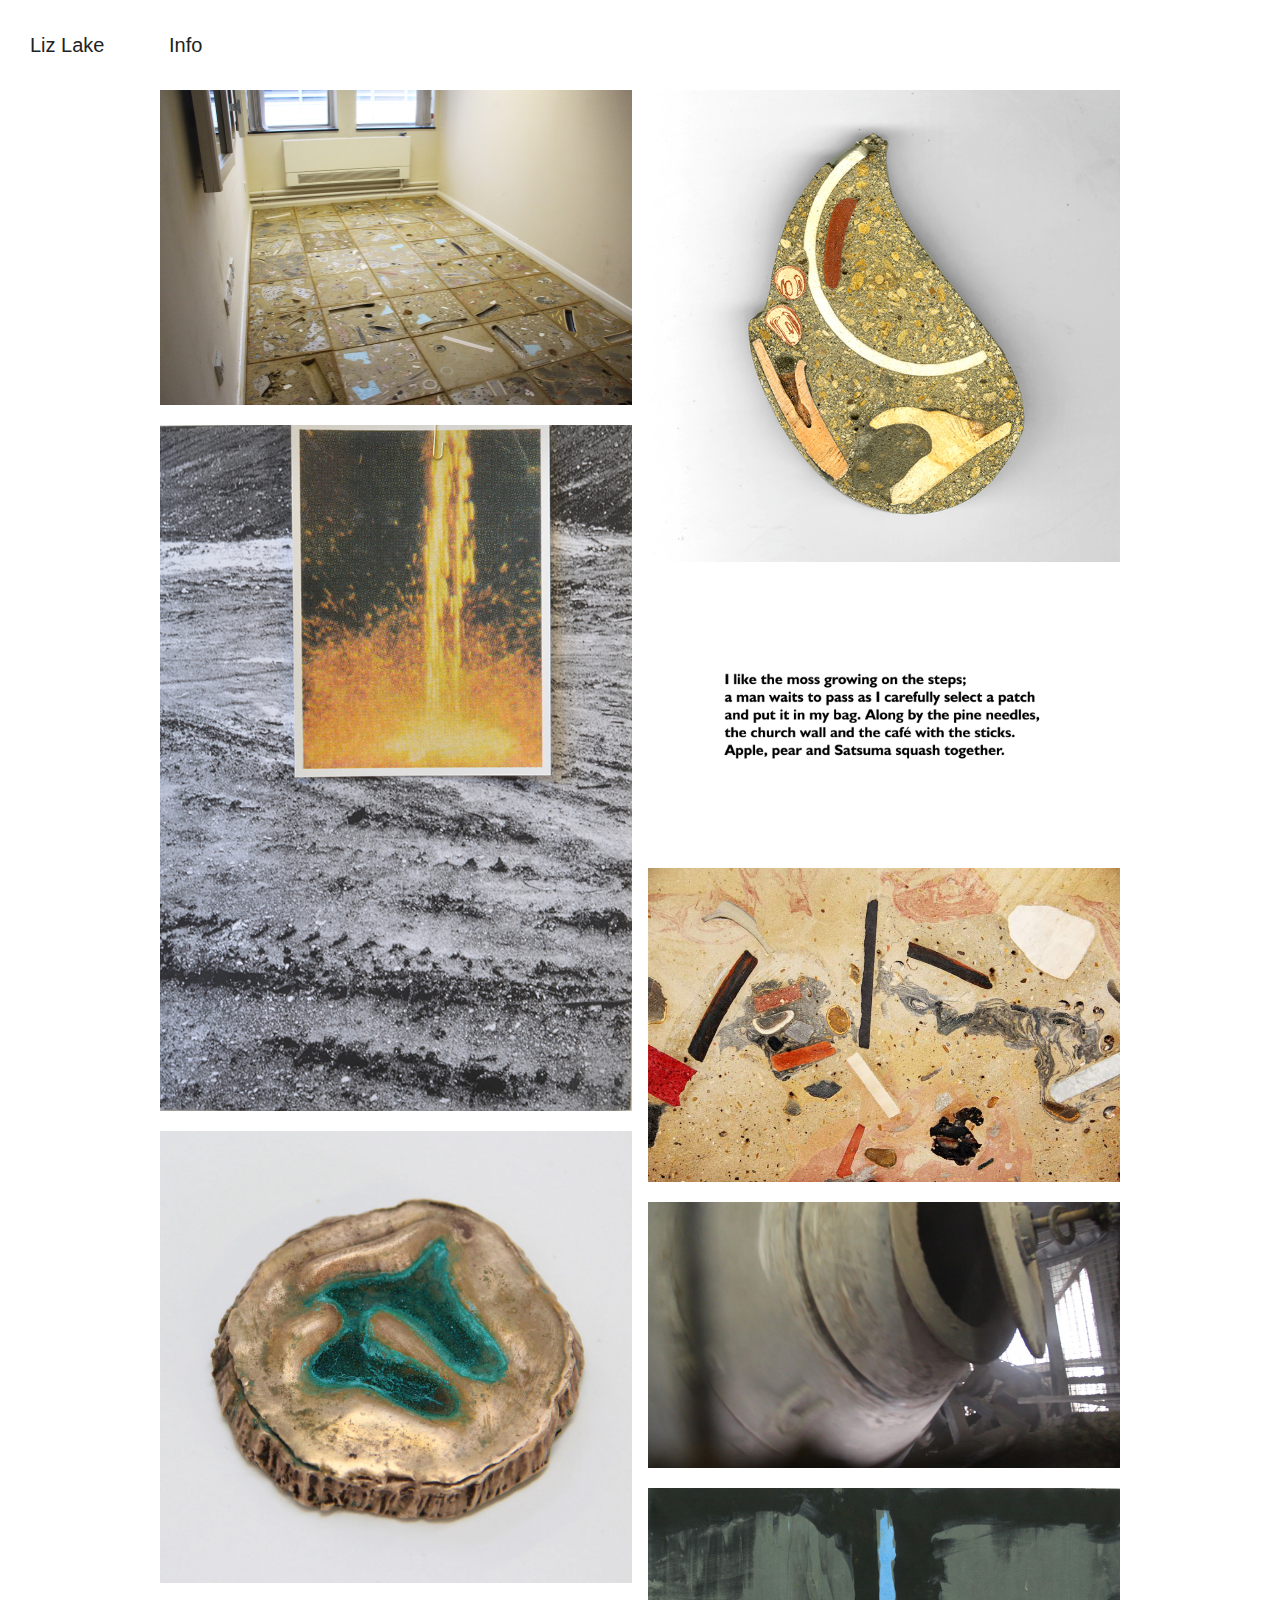
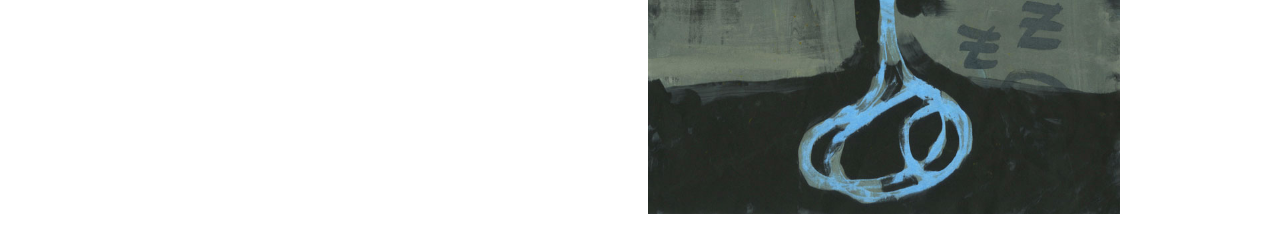
<file: index.html>
<!DOCTYPE html>
<html>
  <head>
    <meta charset="UTF-8">
    <meta name="viewport" content="width=device-width,initial-scale=1">
    <title>Liz Lake</title>
    <meta name="author" content="Henry Lake">
    <meta name="description" content="Liz Lake's Portfolio">
    <link rel="stylesheet" href="style.css" type="text/css">
  </head>

  <body>
    <div class="nav-container">
      <a href="index.html"><div class="nav-item">Liz Lake</div></a>
      <a href="about.html"><div class="nav-item">Info</div></a>
    </div>
  	<div class="content">

      <div class="columns">

        <a href="coventry.html"><img class="img-margin" src="img/coventry/7.jpg"></a>
        <a href="endnote.html"><img class="img-margin" src="img/main/endnote1.jpg"></a>
        <a href="coal.html"><img class="img-margin" src="img/main/bluemedal.jpg"></a>
        <a href="cut-throughs.html"><img class="img-margin" src="img/main/cut-throughs1.jpg"></a>
        <a href="stratford.html"><img class="img-margin" src="img/stratford/5.png"></a>
        <a href="estuary.html"><img class="img-margin" src="img/main/closeup1.jpg"></a>
        <a href="concrete.html"><img class="img-margin" src="img/main/concrete.jpg"></a>
        <a href="prints.html"><img class="img-margin" src="img/main/estuary2.jpg"></a>
      </div>
	  </div>
  </body>
</html>
</file>
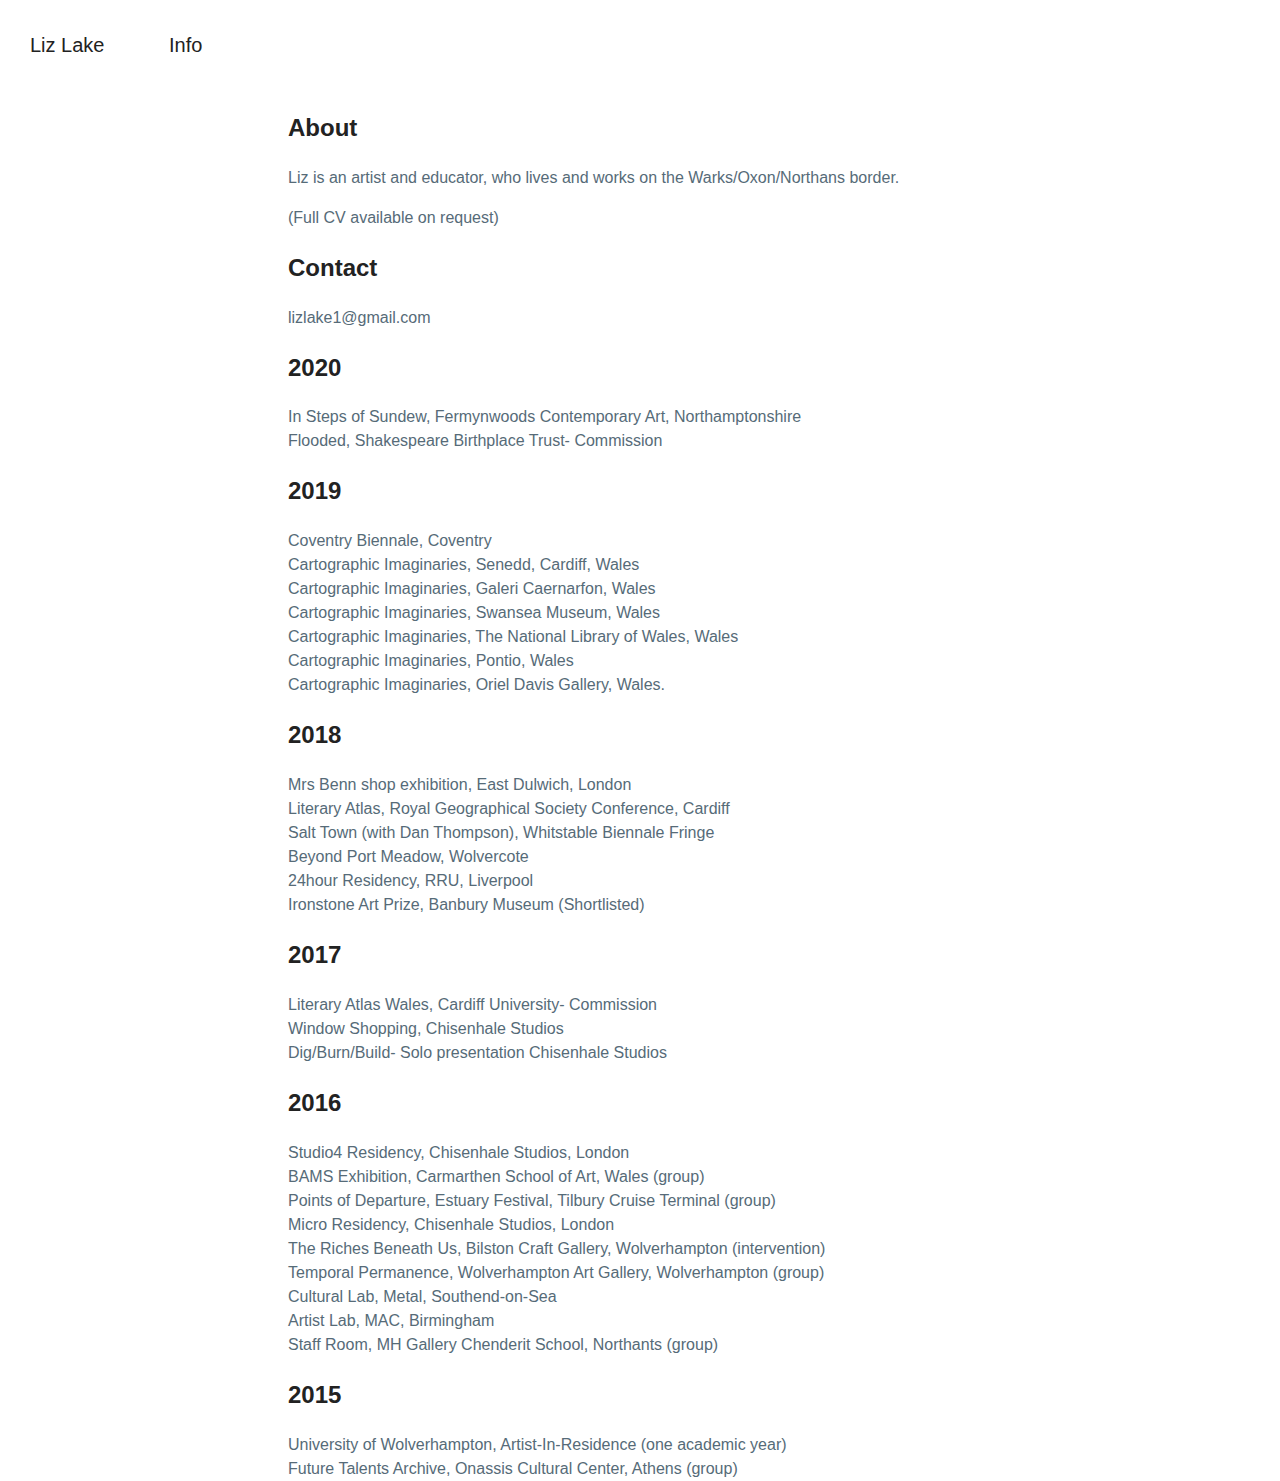
<file: about.html>
<!DOCTYPE html>
<html>
  <head>
    <meta charset="UTF-8">
    <meta name="viewport" content="width=device-width,initial-scale=1">
    <title>About</title>
    <meta name="author" content="Henry Lake">
    <meta name="description" content="Liz Lake's Portfolio">
    <link rel="stylesheet" href="style.css" type="text/css">
  </head>

  <body>
  	<div class="nav-container">
      <a href="index.html"><div class="nav-item">Liz Lake</div></a>
      <a href="about.html"><div class="nav-item">Info</div></a>
    </div>
    <div class="narrow-content">
      <h2>About</h2>
      <p>Liz is an artist and educator, who lives and works on the Warks/Oxon/Northans border.</p>
      <p>(Full CV available on request)</p>
      <h2>Contact</h2>
      <p>lizlake1@gmail.com</p>
      <h2>2020</h2>
      <p>
        In Steps of Sundew, Fermynwoods Contemporary Art, Northamptonshire <br/>
        Flooded, Shakespeare Birthplace Trust- Commission <br/>
      <h2>2019</h2>
      <p>
        Coventry Biennale, Coventry <br/>
        Cartographic Imaginaries, Senedd, Cardiff, Wales <br/>
        Cartographic Imaginaries, Galeri Caernarfon, Wales <br/>
        Cartographic Imaginaries, Swansea Museum, Wales <br/>
        Cartographic Imaginaries, The National Library of Wales, Wales <br/>
        Cartographic Imaginaries, Pontio, Wales <br/>
        Cartographic Imaginaries, Oriel Davis Gallery, Wales.
      </p>
      <h2>2018</h2>
      <p>
         Mrs Benn shop exhibition, East Dulwich, London<br/>
         Literary Atlas, Royal Geographical Society Conference, Cardiff<br/>
        Salt Town (with Dan Thompson), Whitstable Biennale Fringe<br />
        Beyond Port Meadow, Wolvercote<br />
        24hour Residency, RRU, Liverpool<br />
        Ironstone Art Prize, Banbury Museum (Shortlisted)
      </p>
      <h2>2017</h2>
      <p>Literary Atlas Wales, Cardiff University- Commission<br />
      Window Shopping, Chisenhale Studios<br />
      Dig/Burn/Build- Solo presentation Chisenhale Studios</p>
      <h2>2016</h2>
      <p>Studio4 Residency, Chisenhale Studios, London<br />
      BAMS Exhibition, Carmarthen School of Art, Wales (group)<br />
      Points of Departure, Estuary Festival, Tilbury Cruise Terminal (group)<br />
      Micro Residency, Chisenhale Studios, London <br />
      The Riches Beneath Us, Bilston Craft Gallery, Wolverhampton (intervention)<br />
      Temporal Permanence, Wolverhampton Art Gallery, Wolverhampton (group)<br />
      Cultural Lab, Metal, Southend-on-Sea <br />
      Artist Lab, MAC, Birmingham <br />
      Staff Room, MH Gallery Chenderit School, Northants (group)<br />
      </p>
      <h2>2015</h2>
      University of Wolverhampton, Artist-In-Residence (one academic year)<br />
      Future Talents Archive, Onassis Cultural Center, Athens (group)<br />
    </div>
  </body>
</html>
</file>
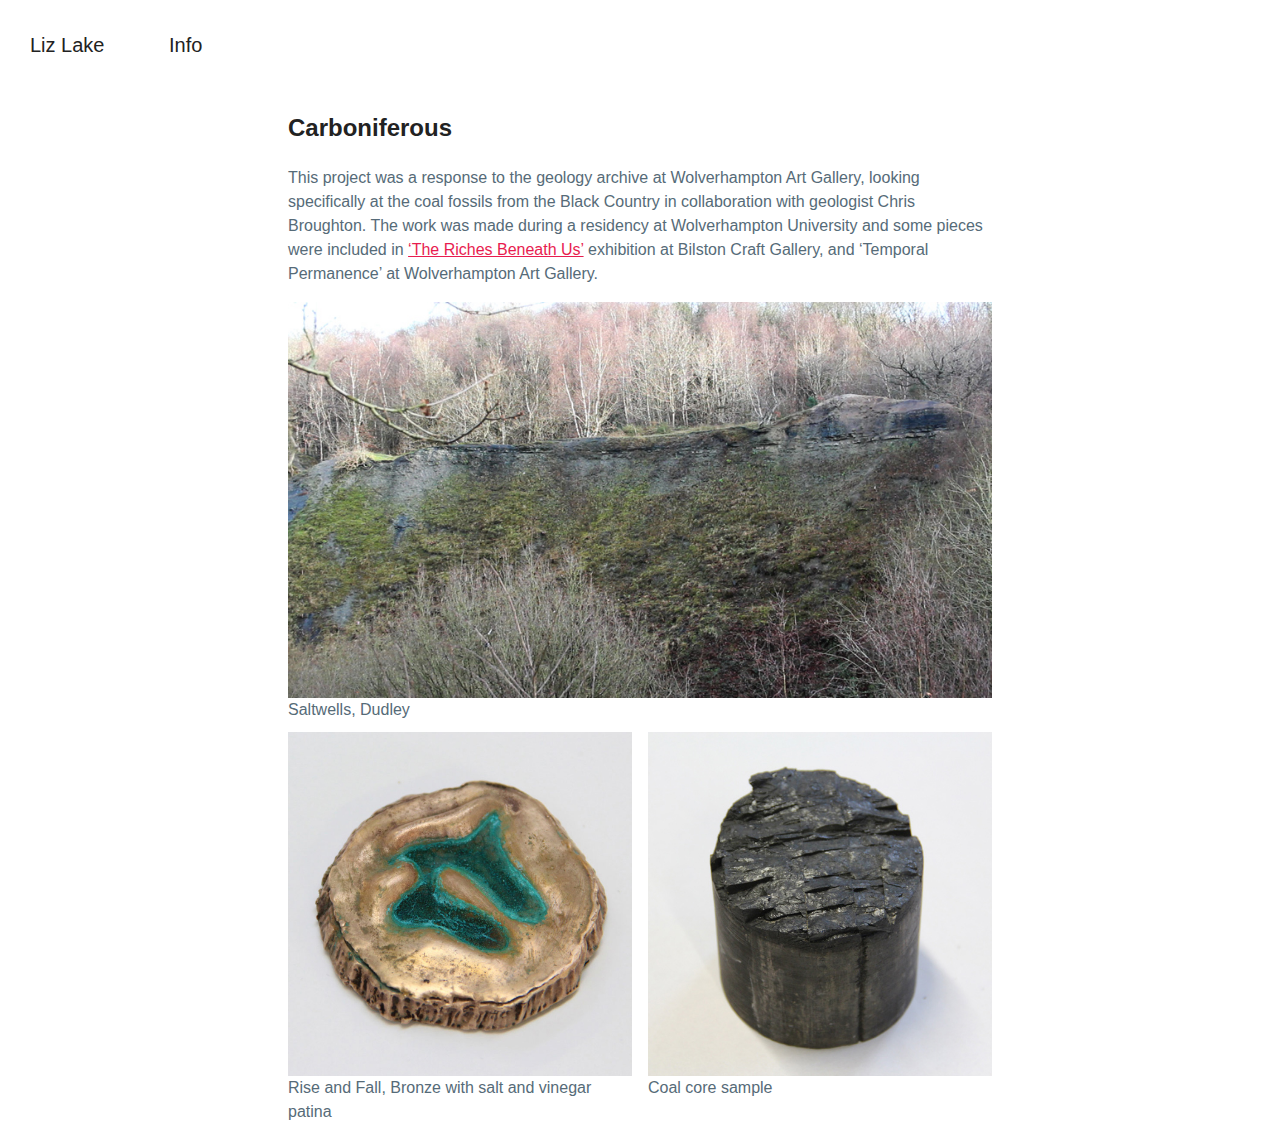
<file: coal.html>
<!DOCTYPE html>
<html>
  <head>
    <meta charset="UTF-8">
    <meta name="viewport" content="width=device-width,initial-scale=1">
    <title>Carboniferous</title>
    <meta name="author" content="Henry Lake">
    <meta name="description" content="Liz Lake's Portfolio">
    <link rel="stylesheet" href="style.css" type="text/css"> 
  </head>

  <body>
  	<div class="nav-container">
      <a href="index.html"><div class="nav-item">Liz Lake</div></a>
      <a href="about.html"><div class="nav-item">Info</div></a>
    </div>
    <div class="narrow-content">
      <h2>Carboniferous</h2>
      <p>This project was a response to the geology archive at Wolverhampton Art Gallery, looking specifically at the coal fossils from the Black Country in collaboration with geologist Chris Broughton. The work was made during a residency at Wolverhampton University and some pieces were included in <a href="http://www.wolverhamptonart.org.uk/whats-on/riches-beneath-us/">‘The Riches Beneath Us’</a> exhibition at Bilston Craft Gallery, and ‘Temporal Permanence’ at Wolverhampton Art Gallery.</p>
      <div class="img-wrap single-col">
        <img src="img/coal/saltwells-lrg.jpg">
        <p>Saltwells, Dudley</p>      
        <div class = "columns">        
          <img src="img/coal/bluemedal.jpg">
          <p>Rise and Fall, Bronze with salt and vinegar patina</p>
          <img src="img/coal/coal.jpg">
          <p>Coal core sample</p>
        </div>
      </div>
    </div>
  </body>
</html>
</file>
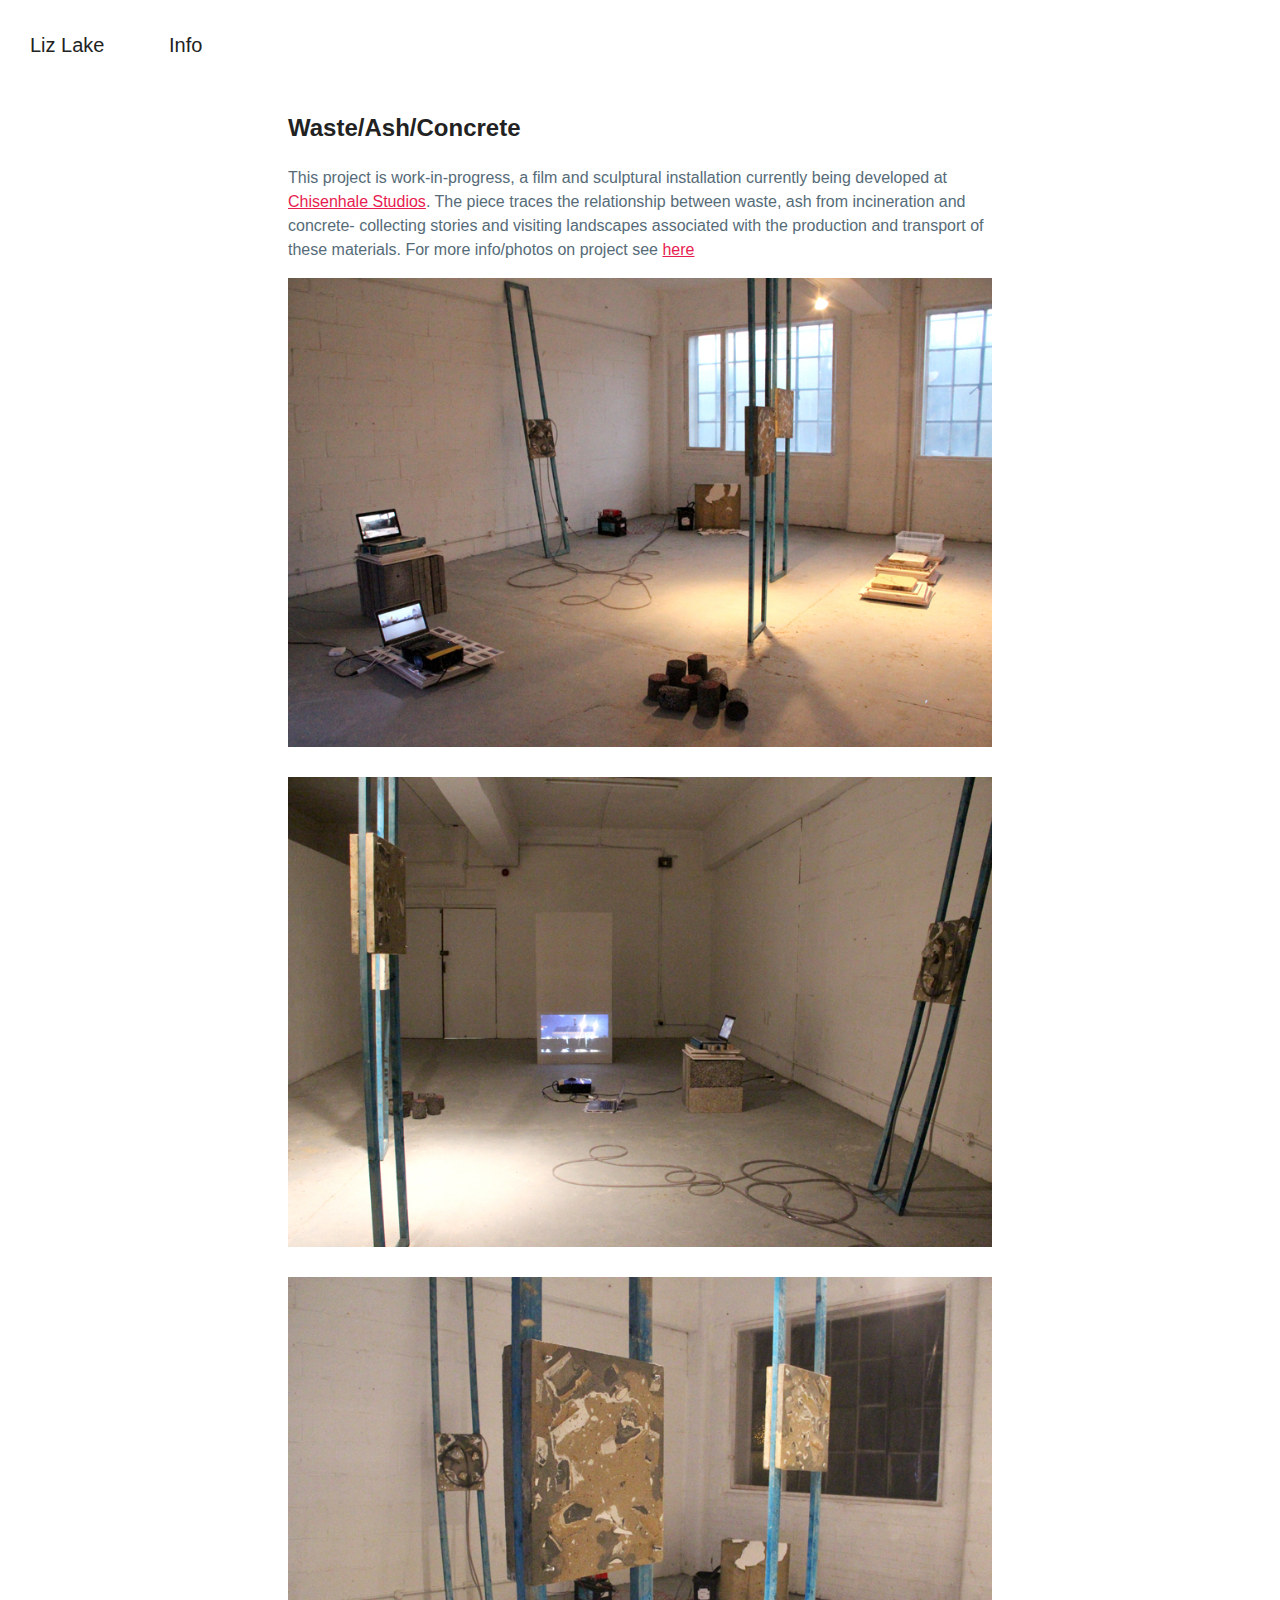
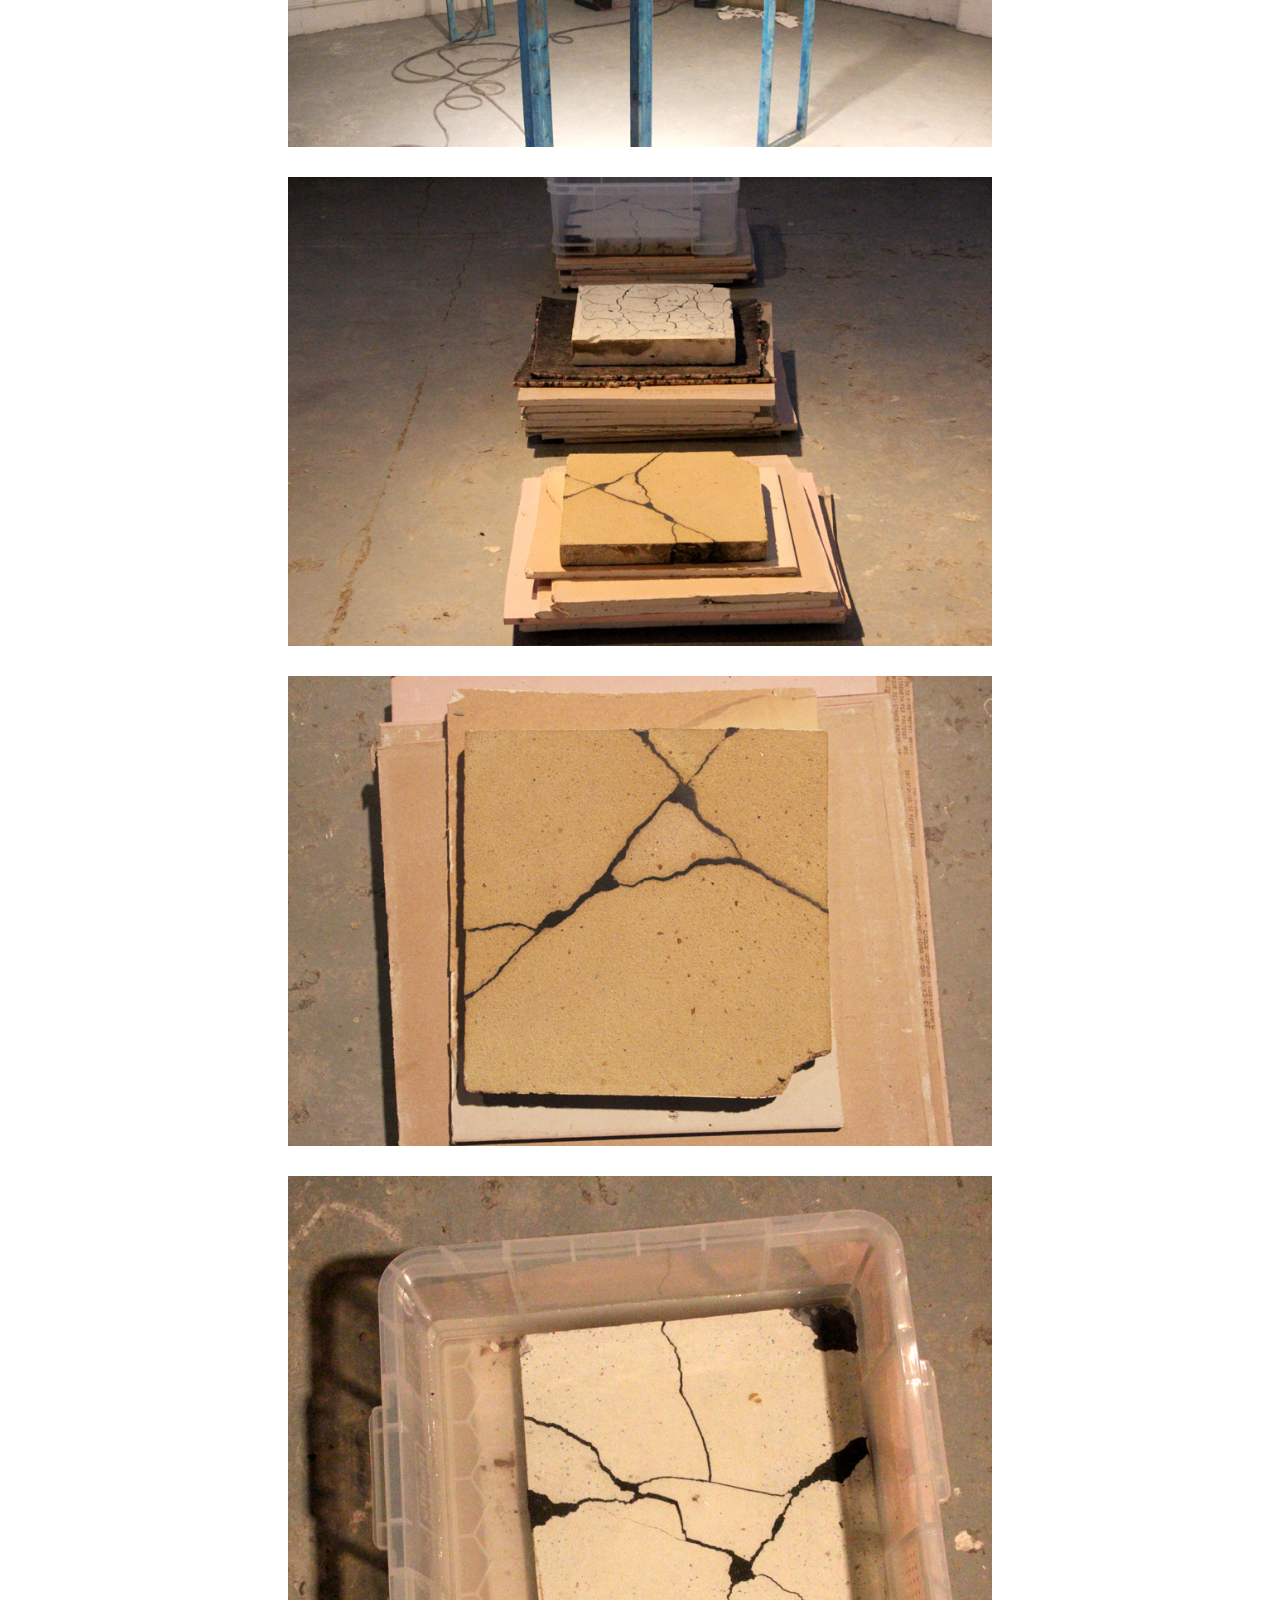
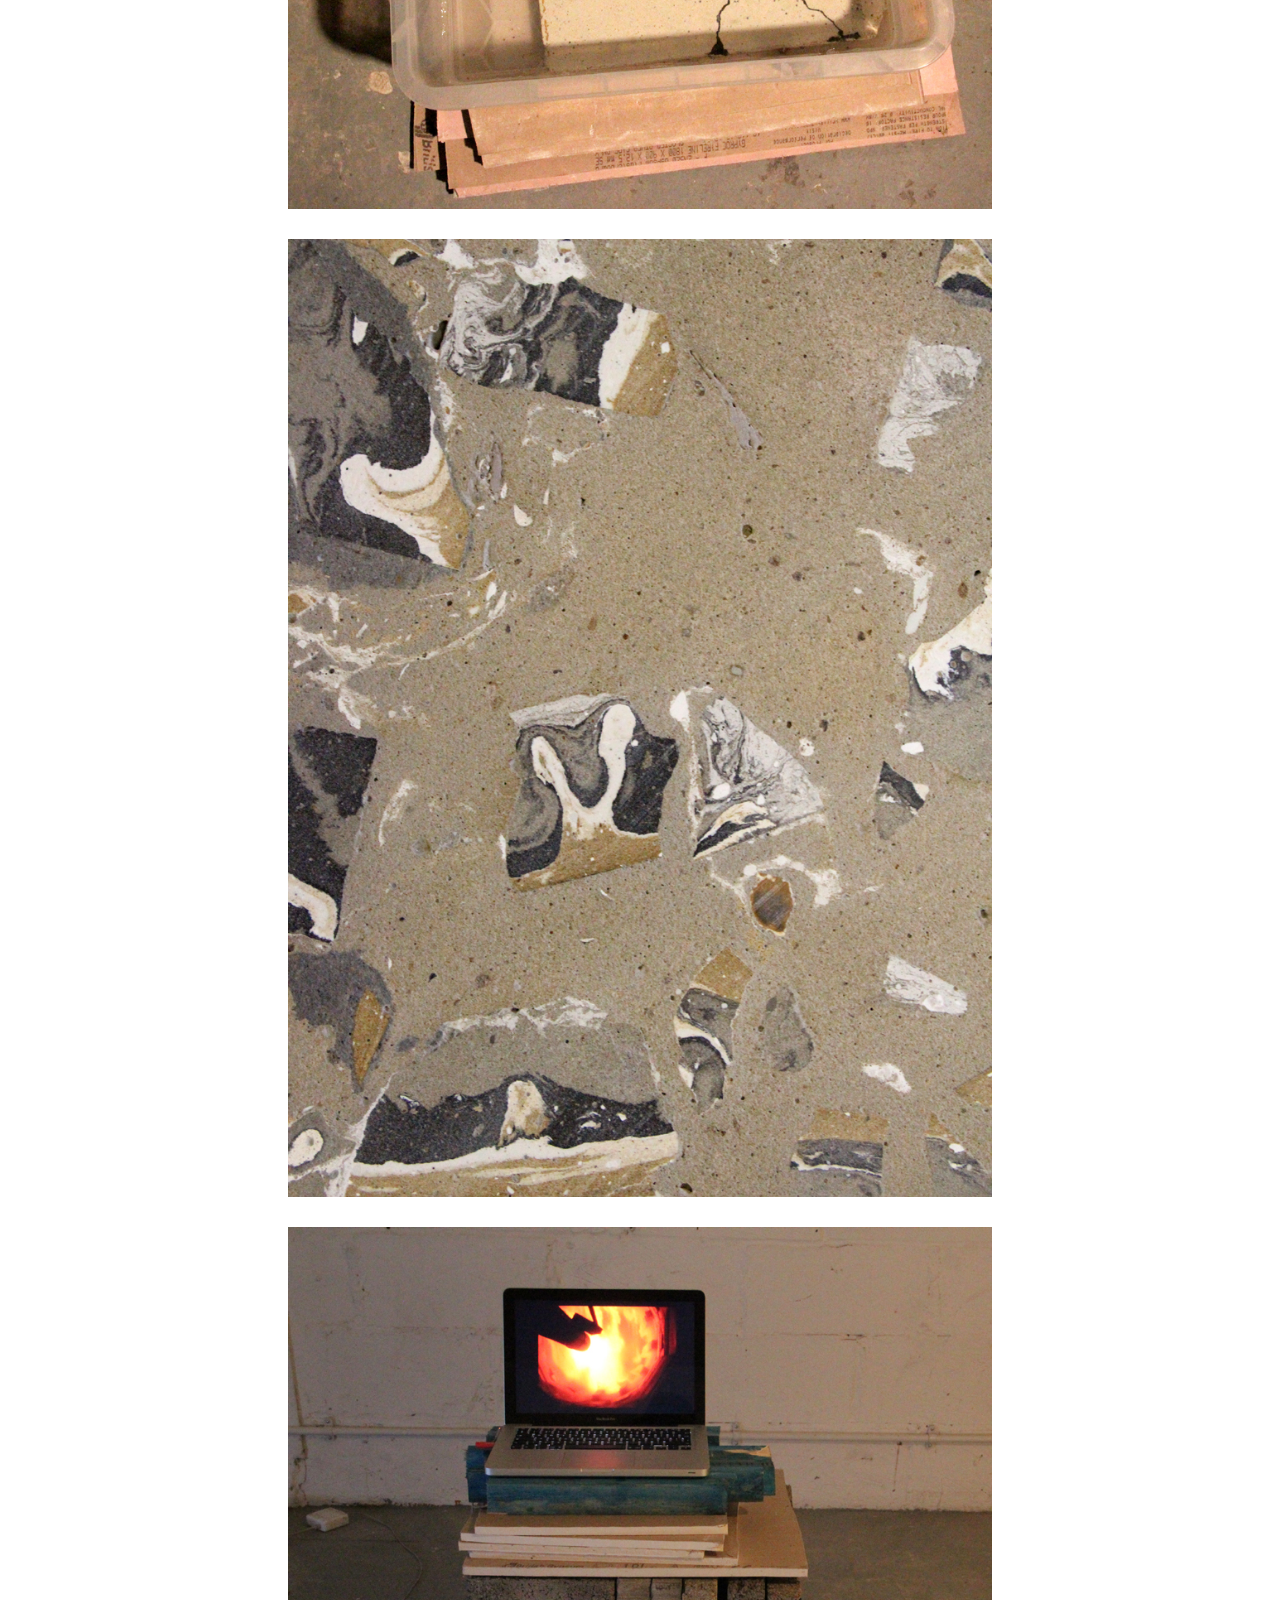
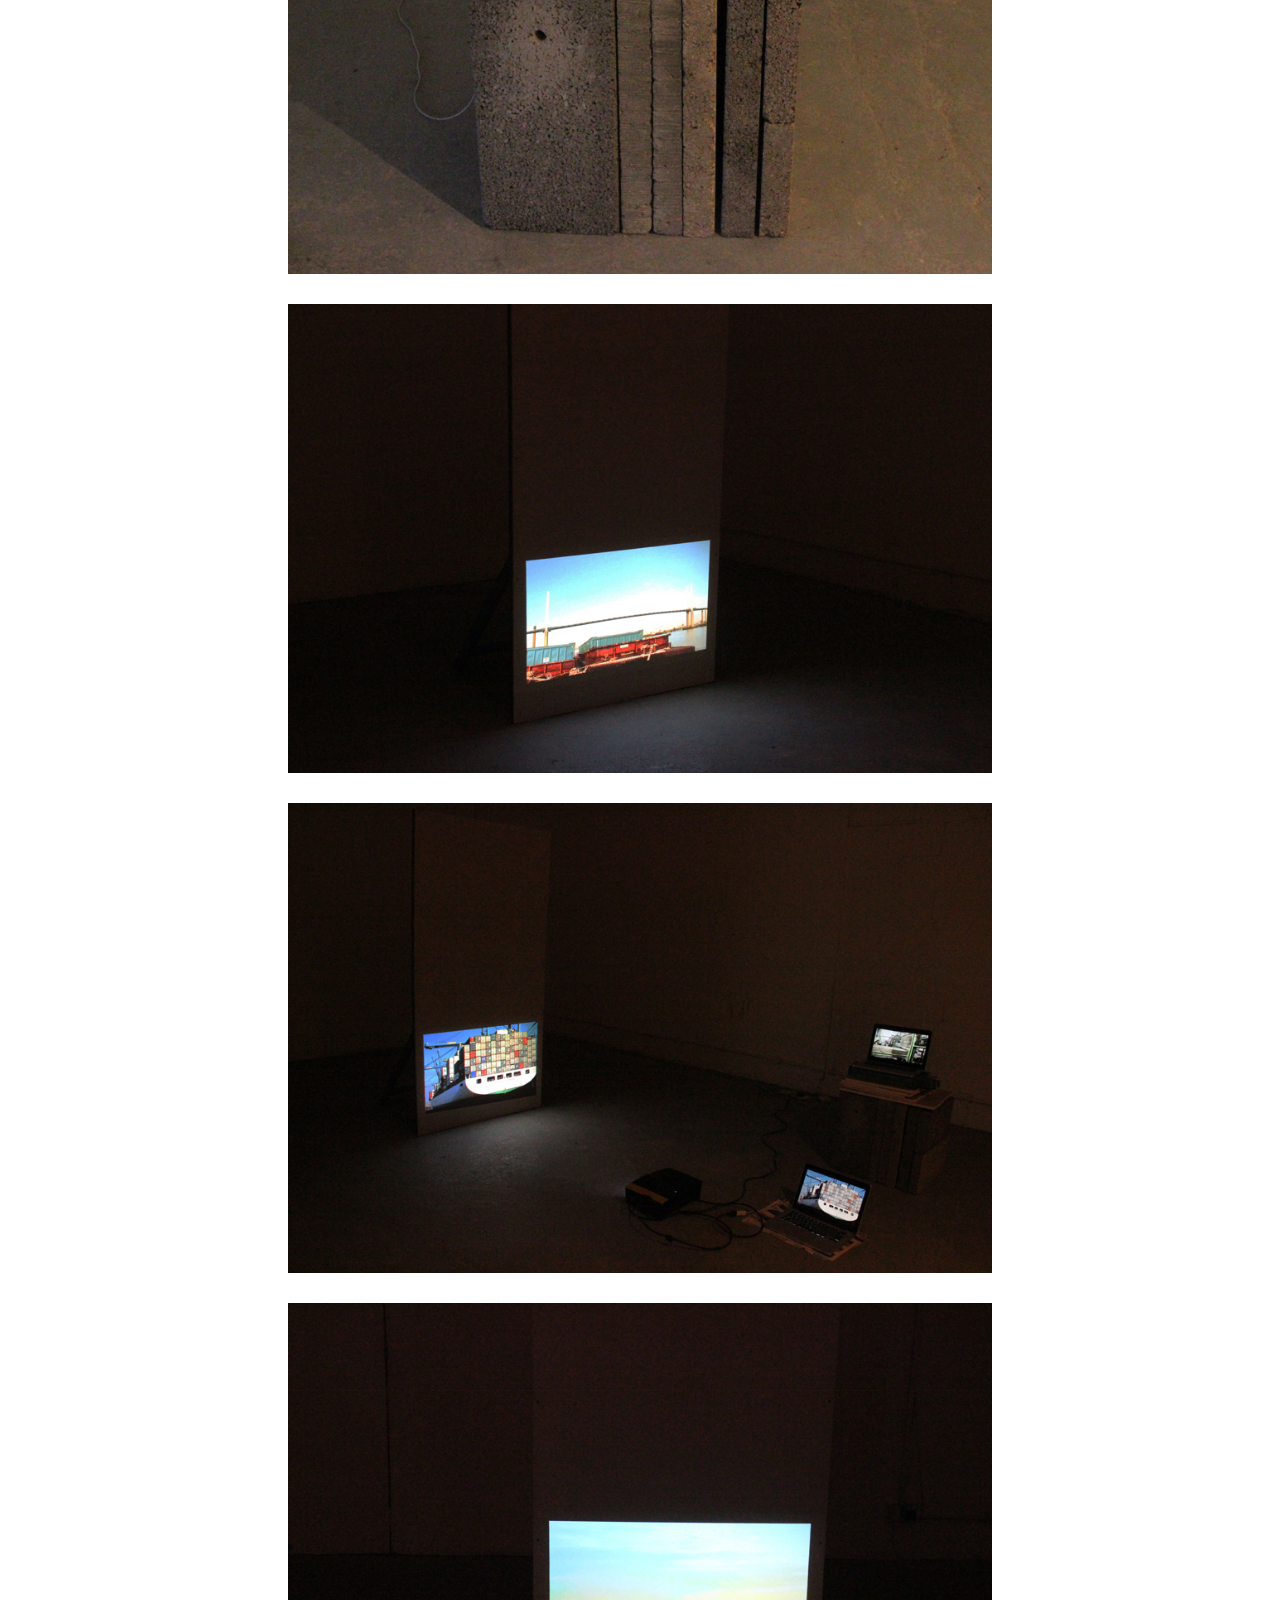
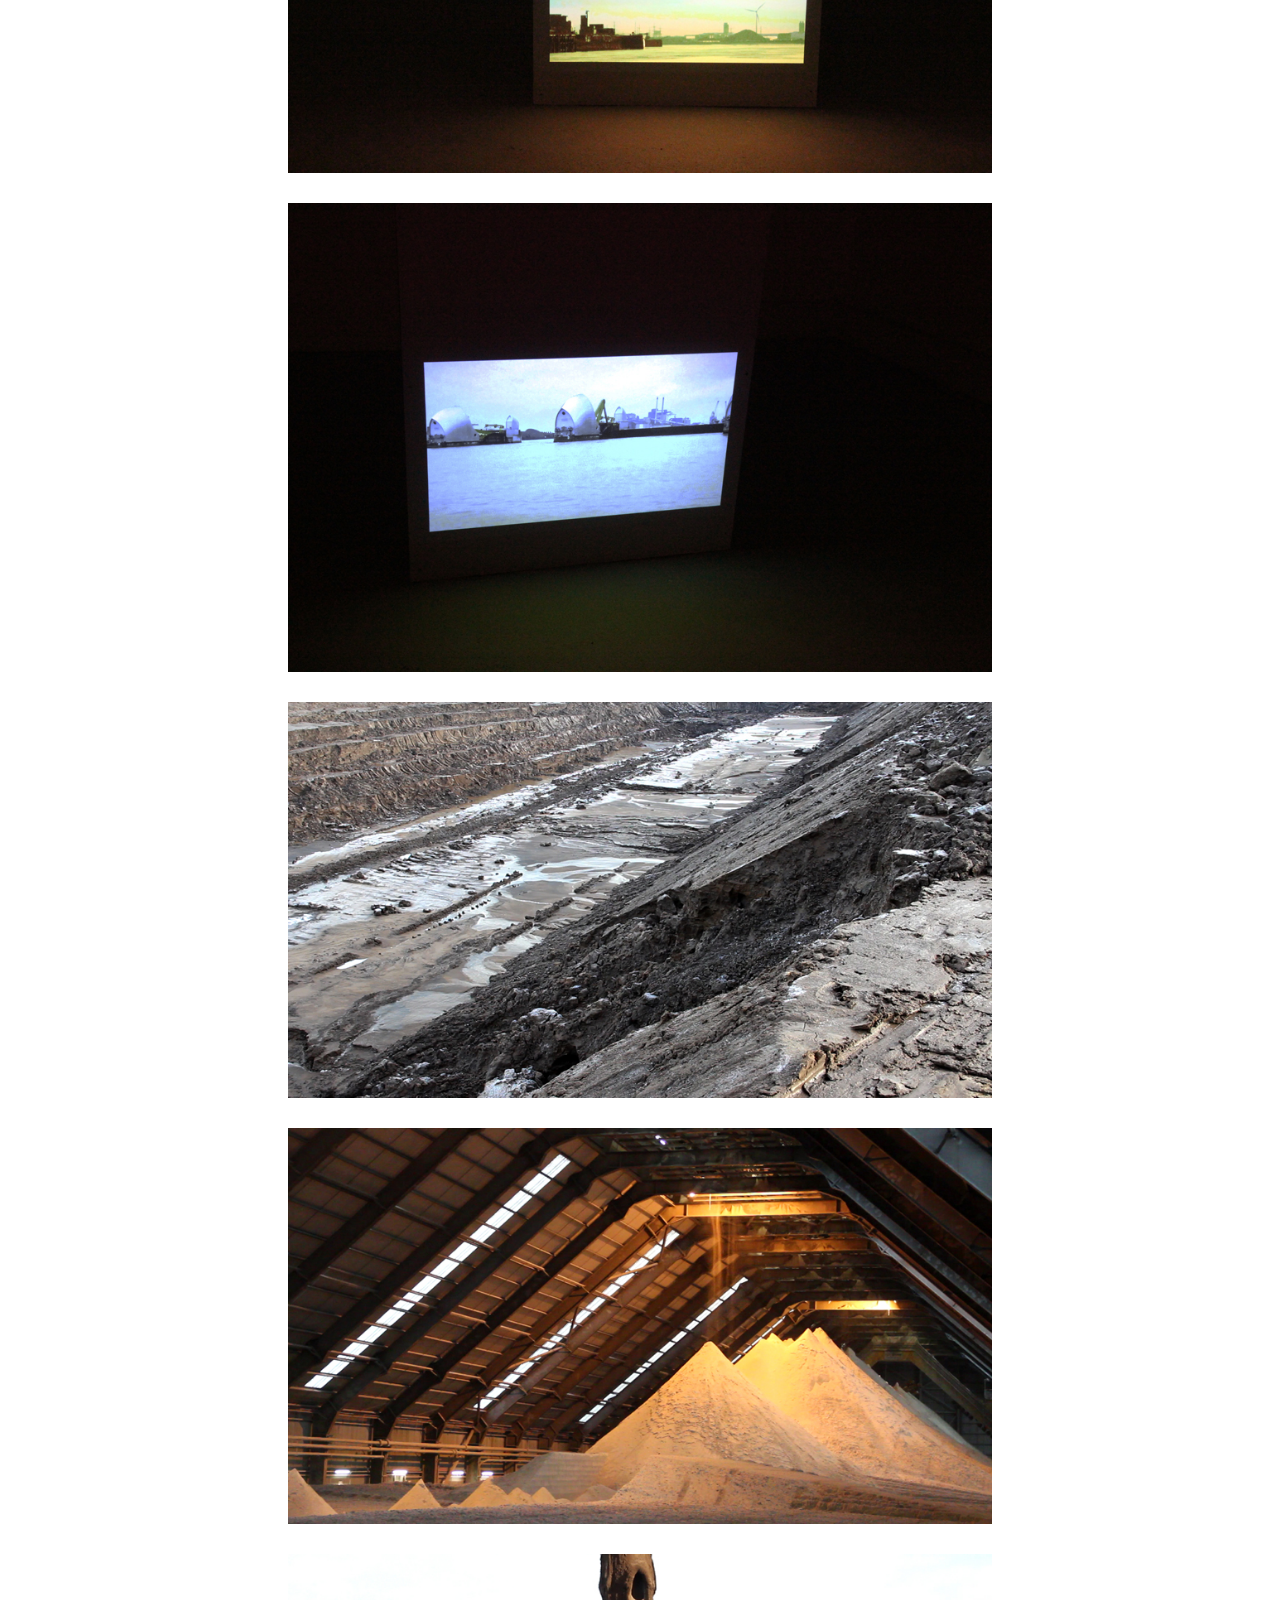
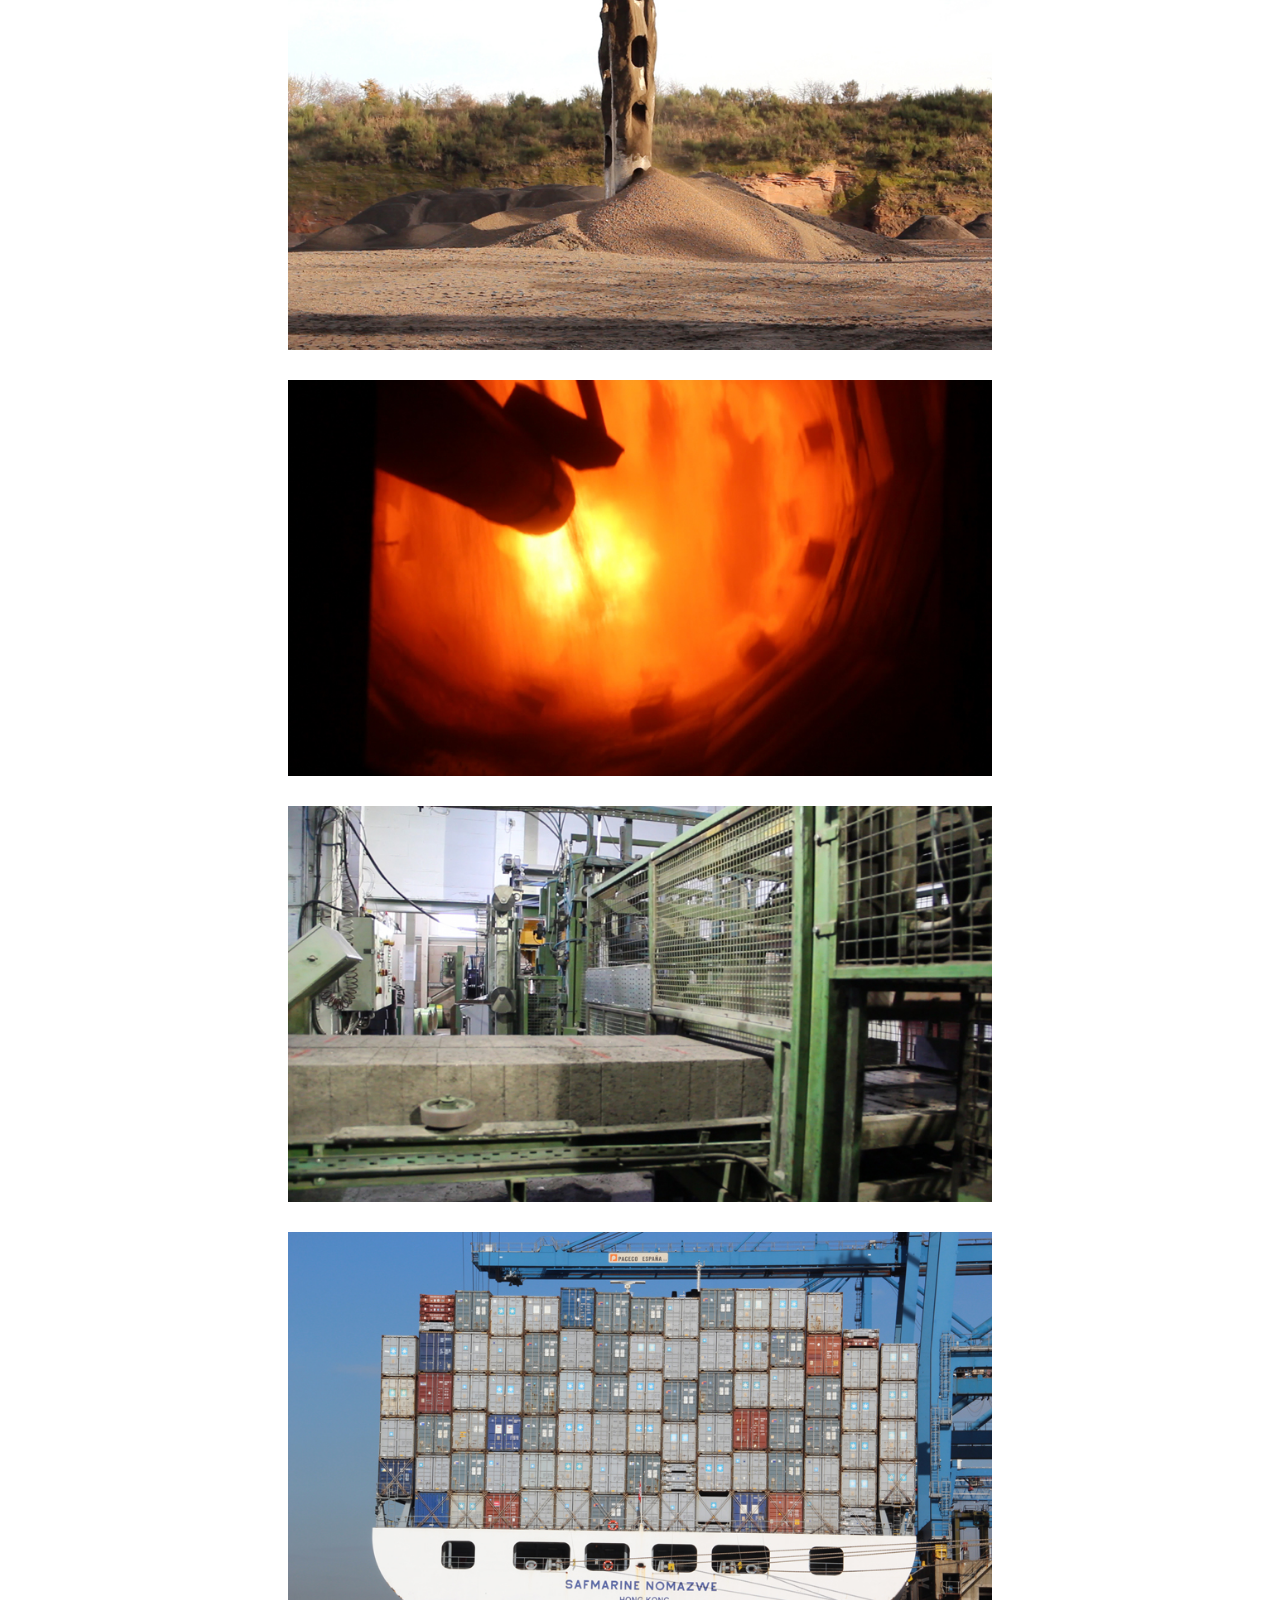
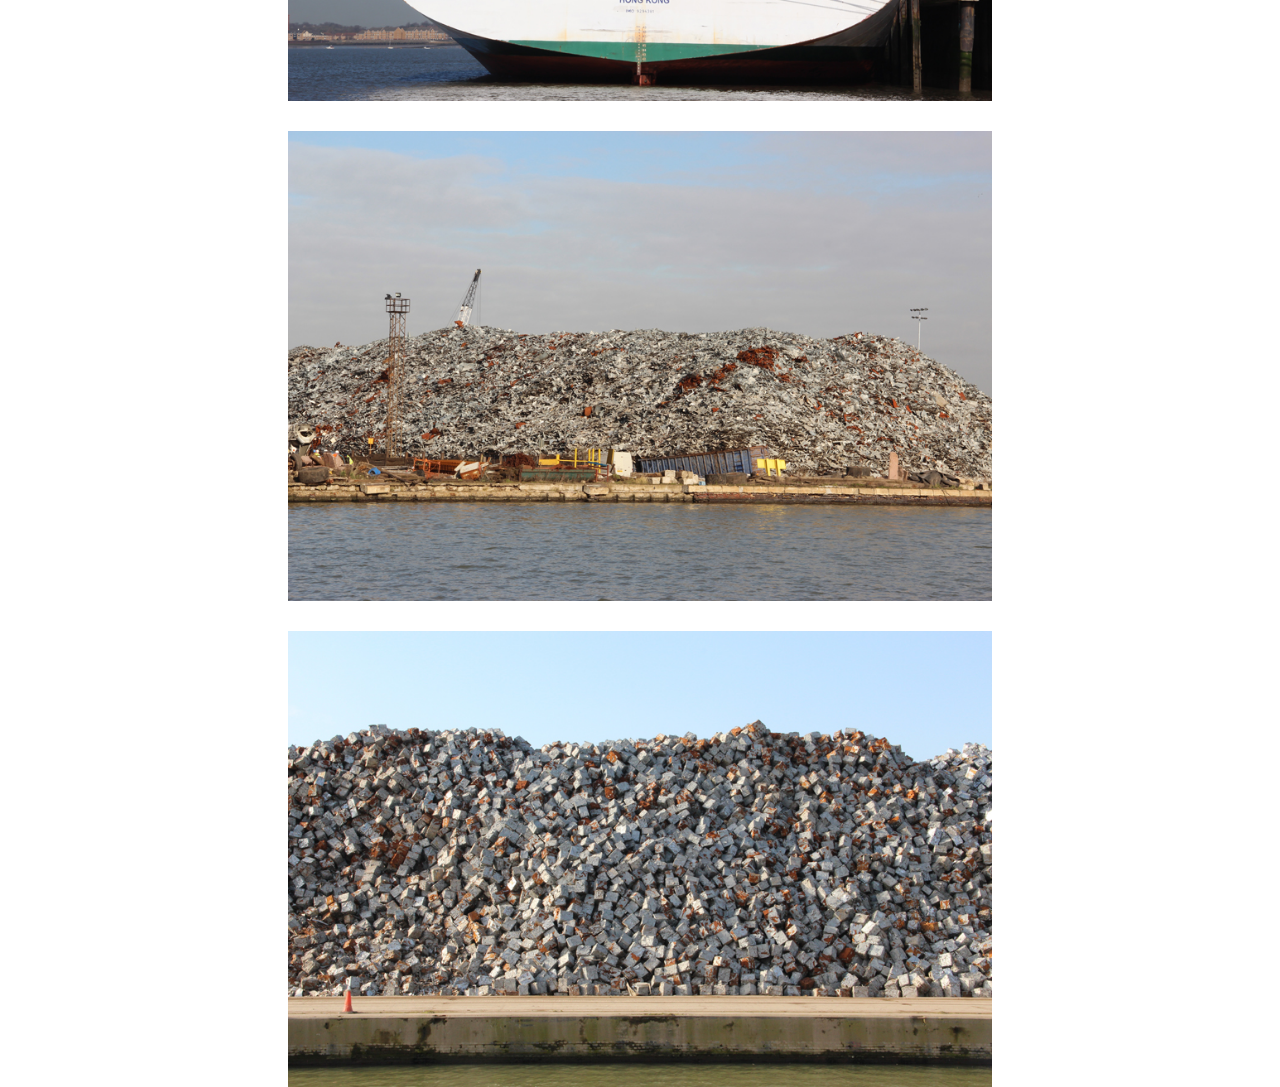
<file: concrete.html>
<!DOCTYPE html>
<html>
  <head>
    <meta charset="UTF-8">
    <meta name="viewport" content="width=device-width,initial-scale=1">
    <title>Concrete</title>
    <meta name="author" content="Henry Lake">
    <meta name="description" content="Liz Lake's Portfolio">
    <link rel="stylesheet" href="style.css" type="text/css">
  </head>
  <body>
  	<div class="nav-container">
      <a href="index.html"><div class="nav-item">Liz Lake</div></a>
      <a href="about.html"><div class="nav-item">Info</div></a>
    </div>
    <div class="narrow-content">

      <h2>Waste/Ash/Concrete</h2>

      <p>This project is work-in-progress, a film and sculptural installation currently being developed at <a href="http://chisenhale.co.uk/chisenhale/">Chisenhale Studios</a>. The piece traces the relationship between waste, ash from incineration and concrete- collecting stories and visiting landscapes associated with the production and transport of these materials. For more info/photos on project see <a href="http://studio4blog.tumblr.com/">here</a></p>

      <!-- <div class = "columns"> -->
        <div class="img-wrap single-col">
          <!-- <img src="img/chisenhal/belvedere.jpg"> -->
          <img class="no-caption-img" src="img/chisenhal/7.jpg">
          <img class="no-caption-img" src="img/chisenhal/10.jpg">
          <img class="no-caption-img" src="img/chisenhal/9.jpg">
          <img class="no-caption-img" src="img/chisenhal/8.jpg">
          <img class="no-caption-img" src="img/chisenhal/11.jpg">
          <img class="no-caption-img" src="img/chisenhal/12.jpg">
          <img class="no-caption-img" src="img/chisenhal/13.jpg">
          <img class="no-caption-img" src="img/chisenhal/3.jpg">
          <img class="no-caption-img" src="img/chisenhal/2.jpg">
          <img class="no-caption-img" src="img/chisenhal/1.jpg">
          <img class="no-caption-img" src="img/chisenhal/4.jpg">
          <img class="no-caption-img" src="img/chisenhal/6.jpg">
          <img class="no-caption-img" src="img/chisenhal/1film.jpg">
          <img class="no-caption-img" src="img/chisenhal/2film.jpg">
          <img class="no-caption-img" src="img/chisenhal/3film.jpg">
          <img class="no-caption-img" src="img/chisenhal/4film.jpg">
          <img class="no-caption-img" src="img/chisenhal/5film.jpg">
          <img class="no-caption-img" src="img/chisenhal/Tilbury1.jpg">
          <img class="no-caption-img" src="img/chisenhal/Tilbury2.jpg">
          <img class="no-caption-img" src="img/chisenhal/Tilbury3.jpg">
        </div>
      <!-- </div> -->
  </body>
</html>
</file>
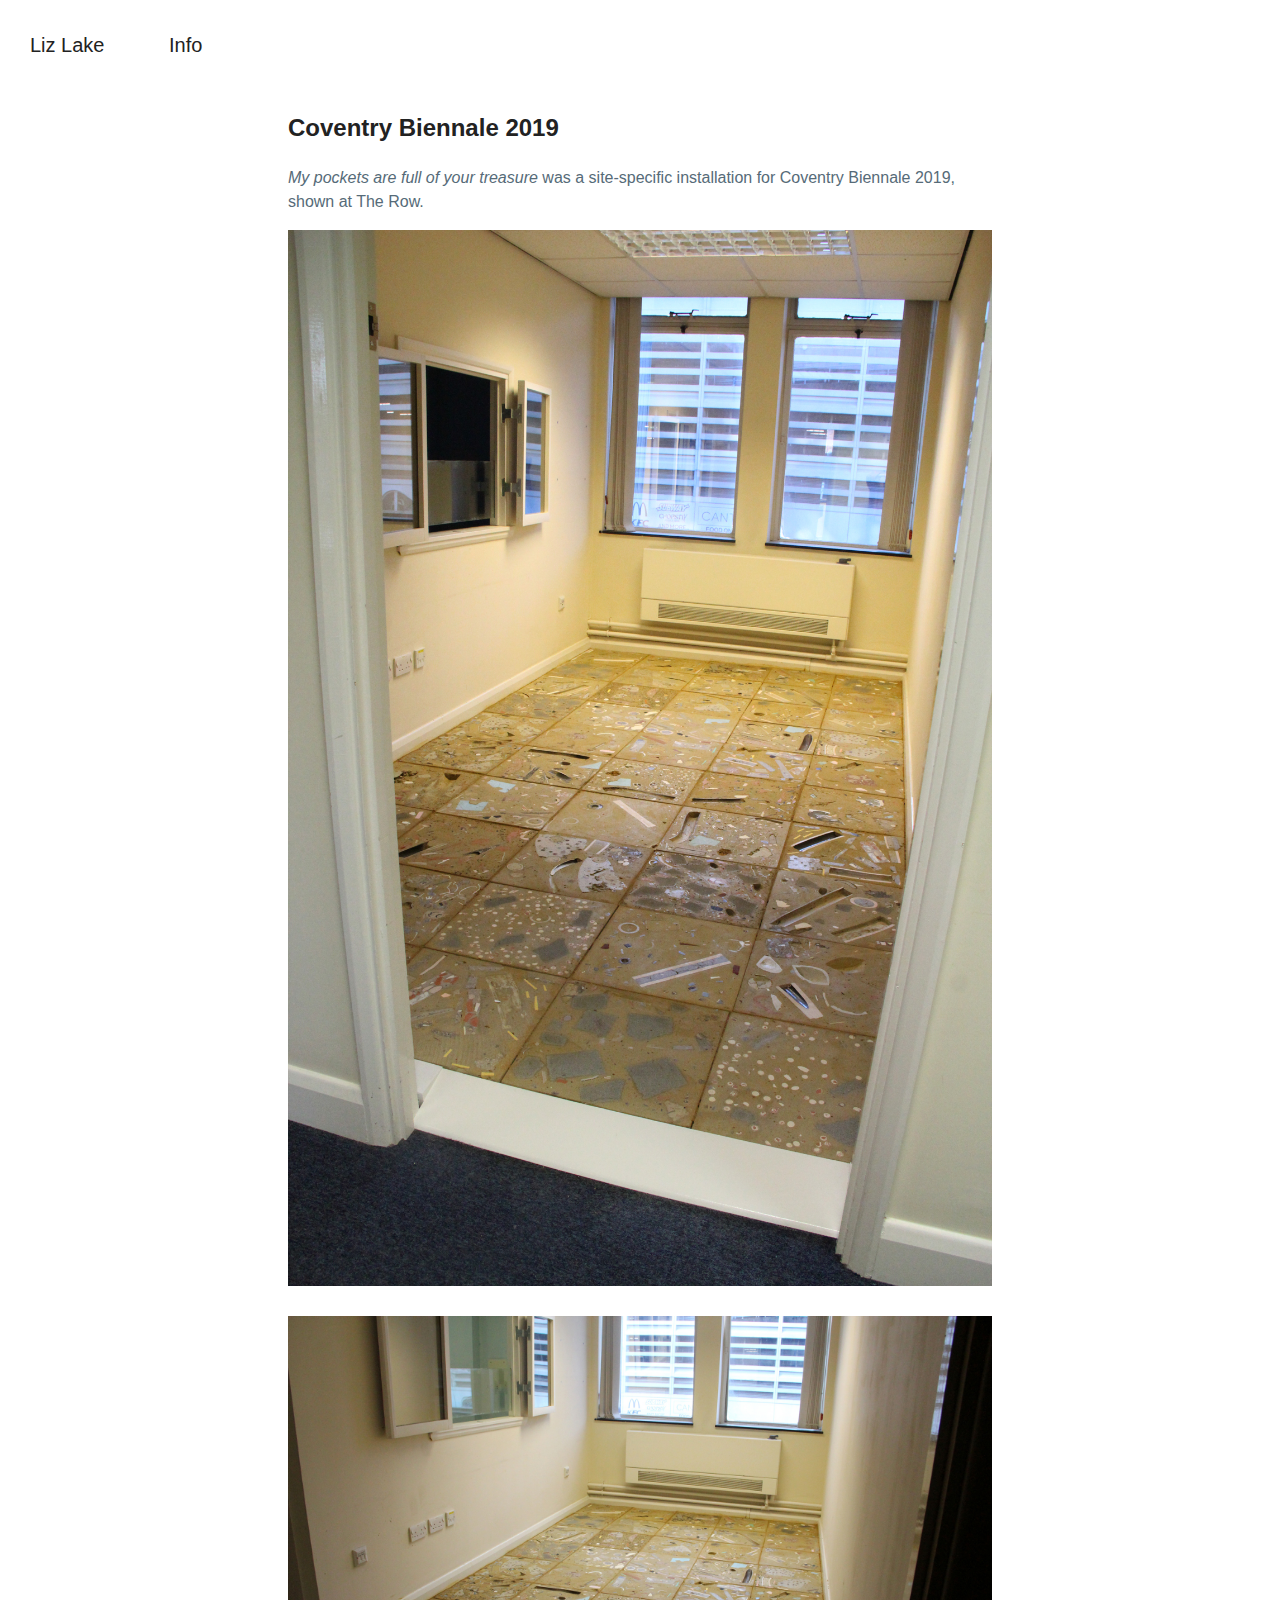
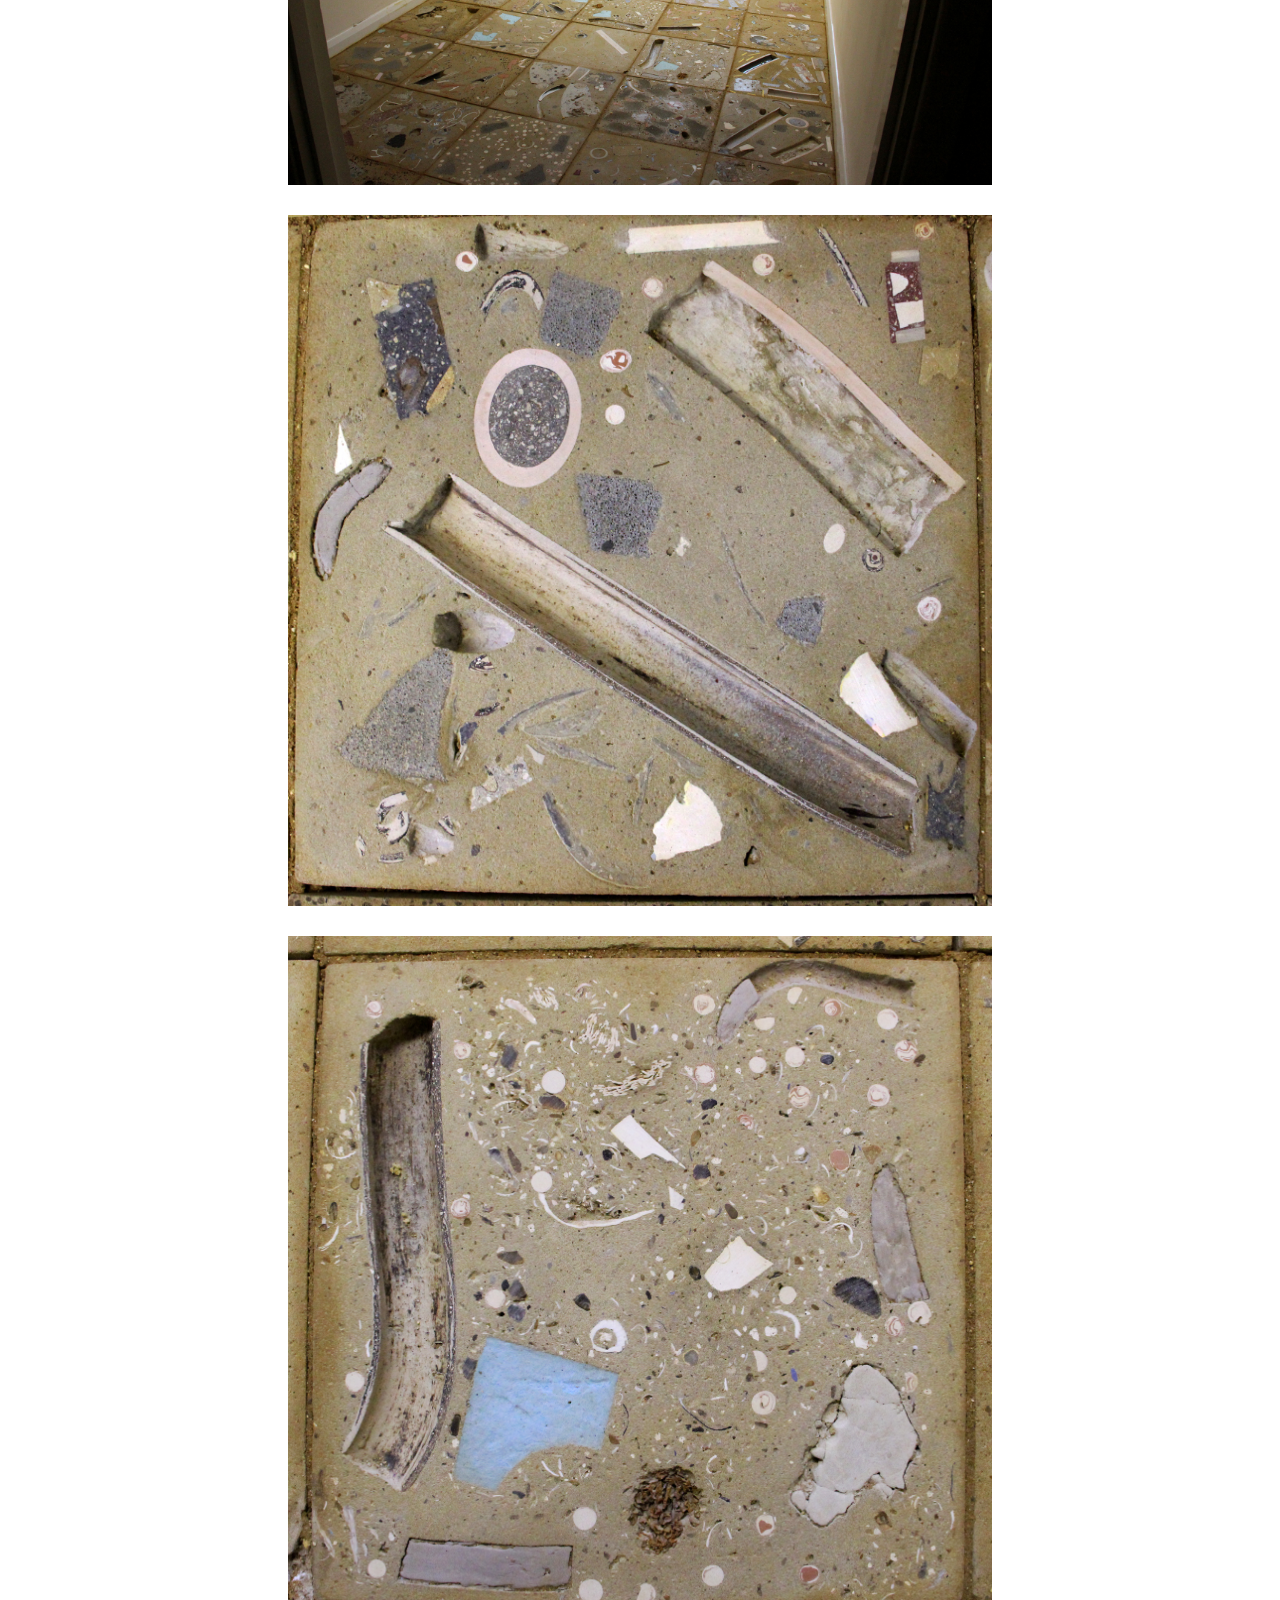
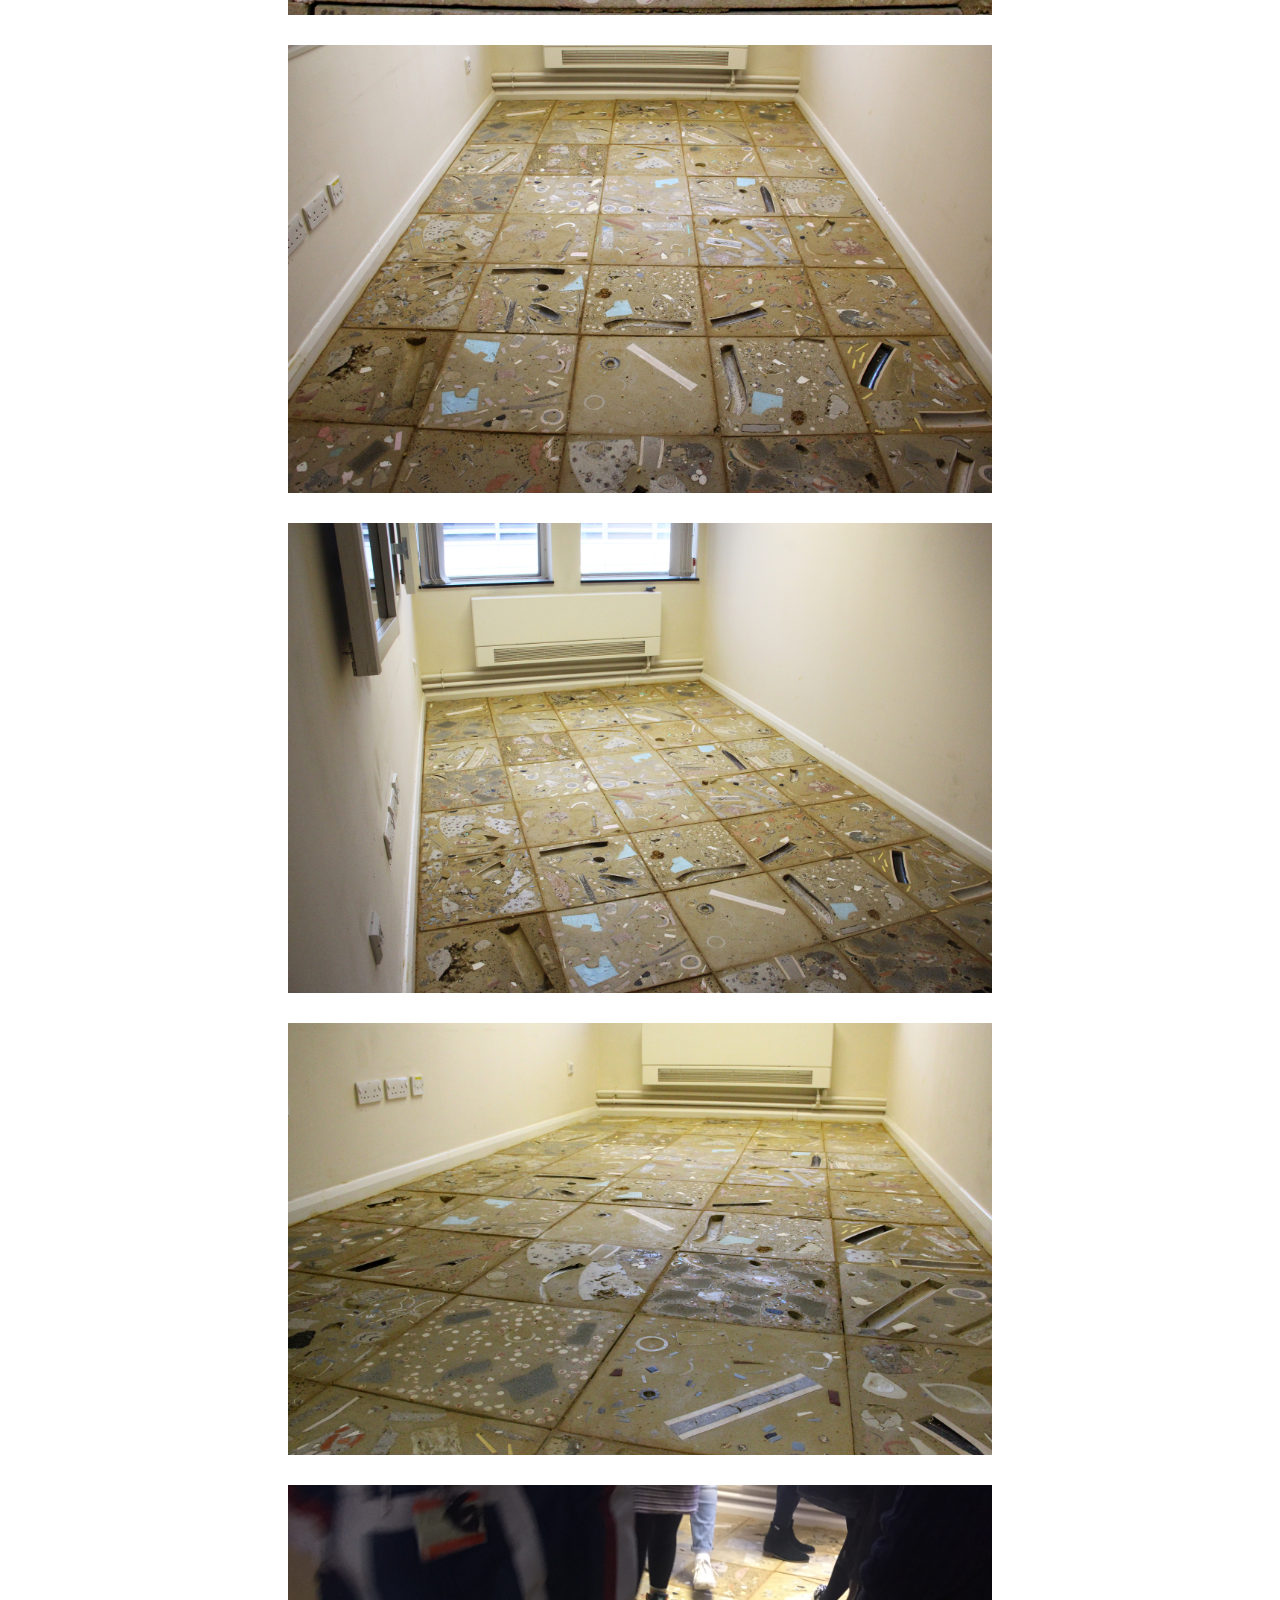
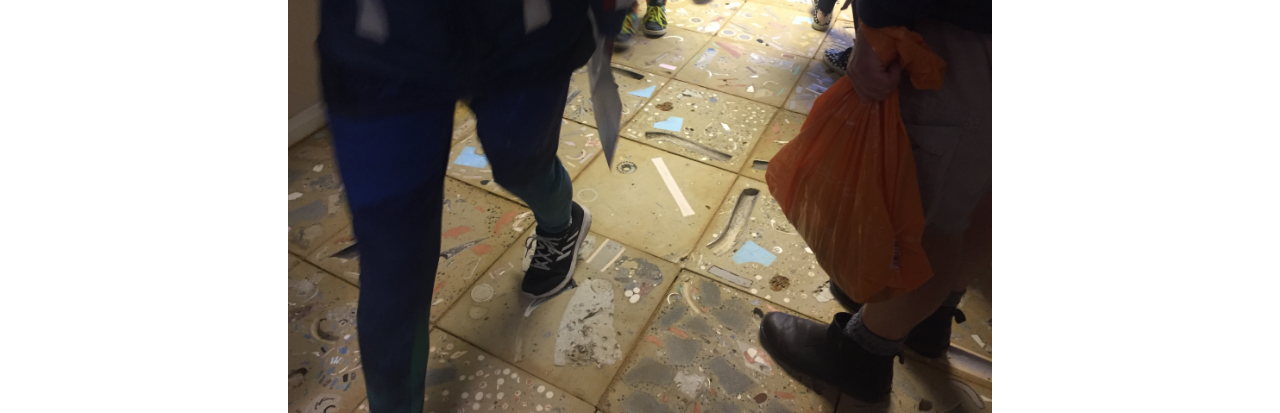
<file: coventry.html>
<!DOCTYPE html>
<html>
  <head>
    <meta charset="UTF-8">
    <meta name="viewport" content="width=device-width,initial-scale=1">
    <title>Coventry Biennial</title>
    <meta name="author" content="Henry Lake">
    <meta name="description" content="Liz Lake's Portfolio">
    <link rel="stylesheet" href="style.css" type="text/css">
  </head>

  <body>
    <div class="nav-container">
      <a href="index.html"><div class="nav-item">Liz Lake</div></a>
      <a href="about.html"><div class="nav-item">Info</div></a>
    </div>
    <div class="narrow-content"> 
      <h2>Coventry Biennale 2019</h2>
      <p> <em>My pockets are full of your treasure</em> was a site-specific installation for Coventry Biennale 2019, shown at The Row.</p>
      <div class="img-wrap single-col">
        <!-- <img src="img/chisenhal/belvedere.jpg"> -->
        <img class="no-caption-img" src="img/coventry/1.jpg">
        <img class="no-caption-img" src="img/coventry/2.jpg">
        <img class="no-caption-img" src="img/coventry/4.jpg">
        <img class="no-caption-img" src="img/coventry/5.jpg">
        <img class="no-caption-img" src="img/coventry/6.jpg">
        <img class="no-caption-img" src="img/coventry/7.jpg">
        <img class="no-caption-img" src="img/coventry/8.jpg">
        <img class="no-caption-img" src="img/coventry/9.jpg">
      </div>
    </div>
  </body>
</html>
</file>
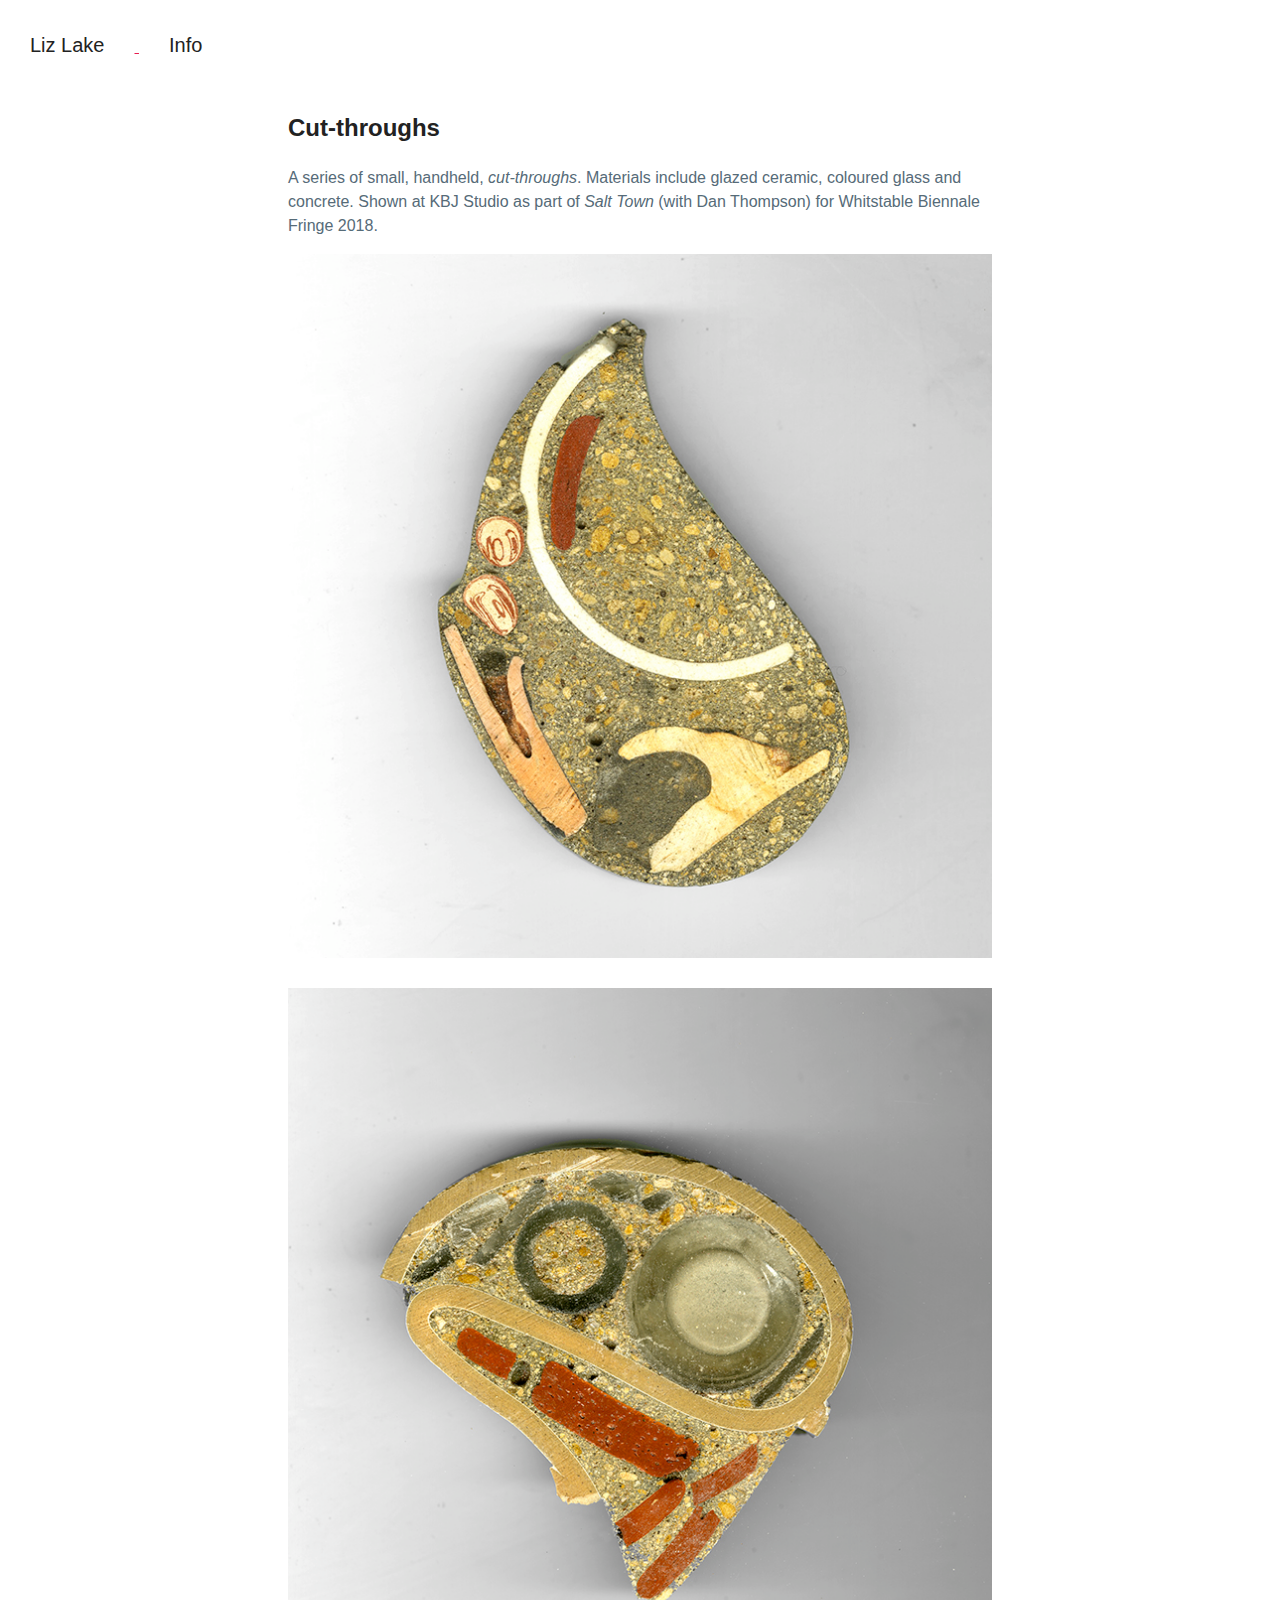
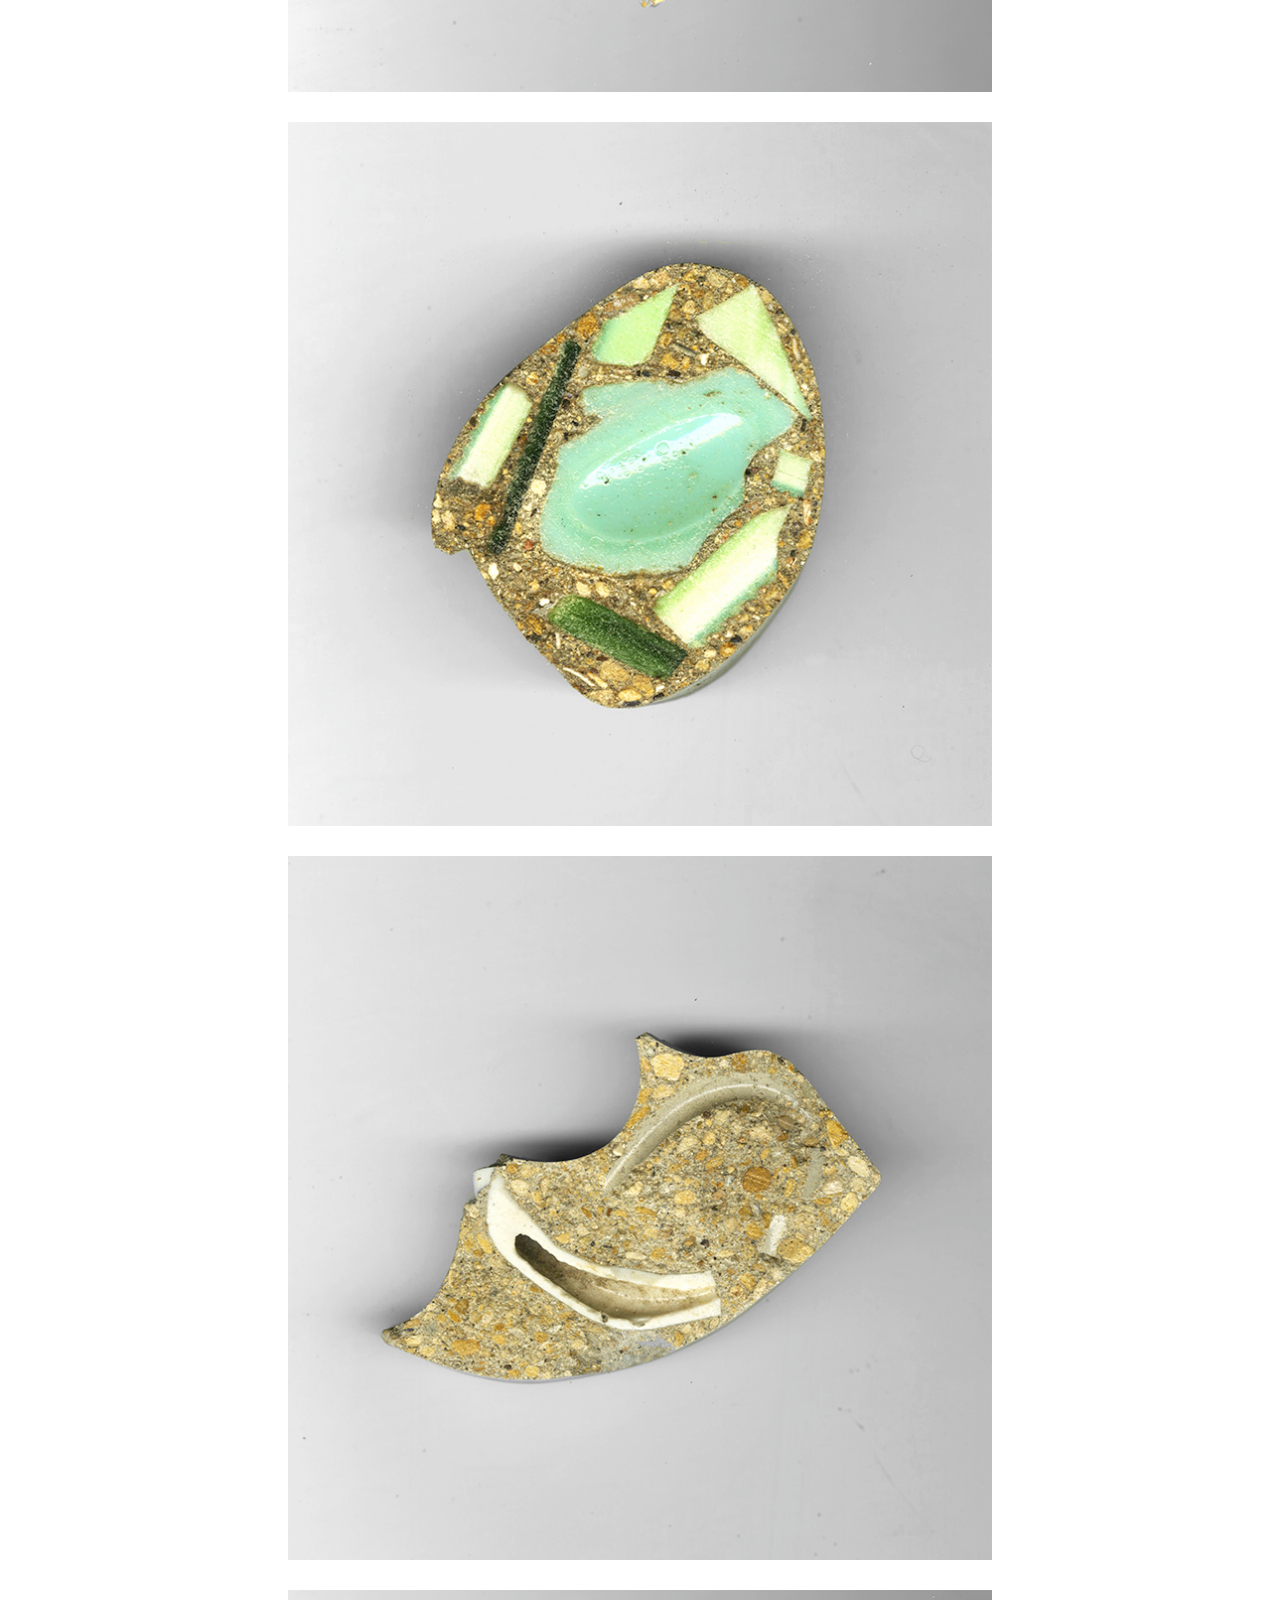
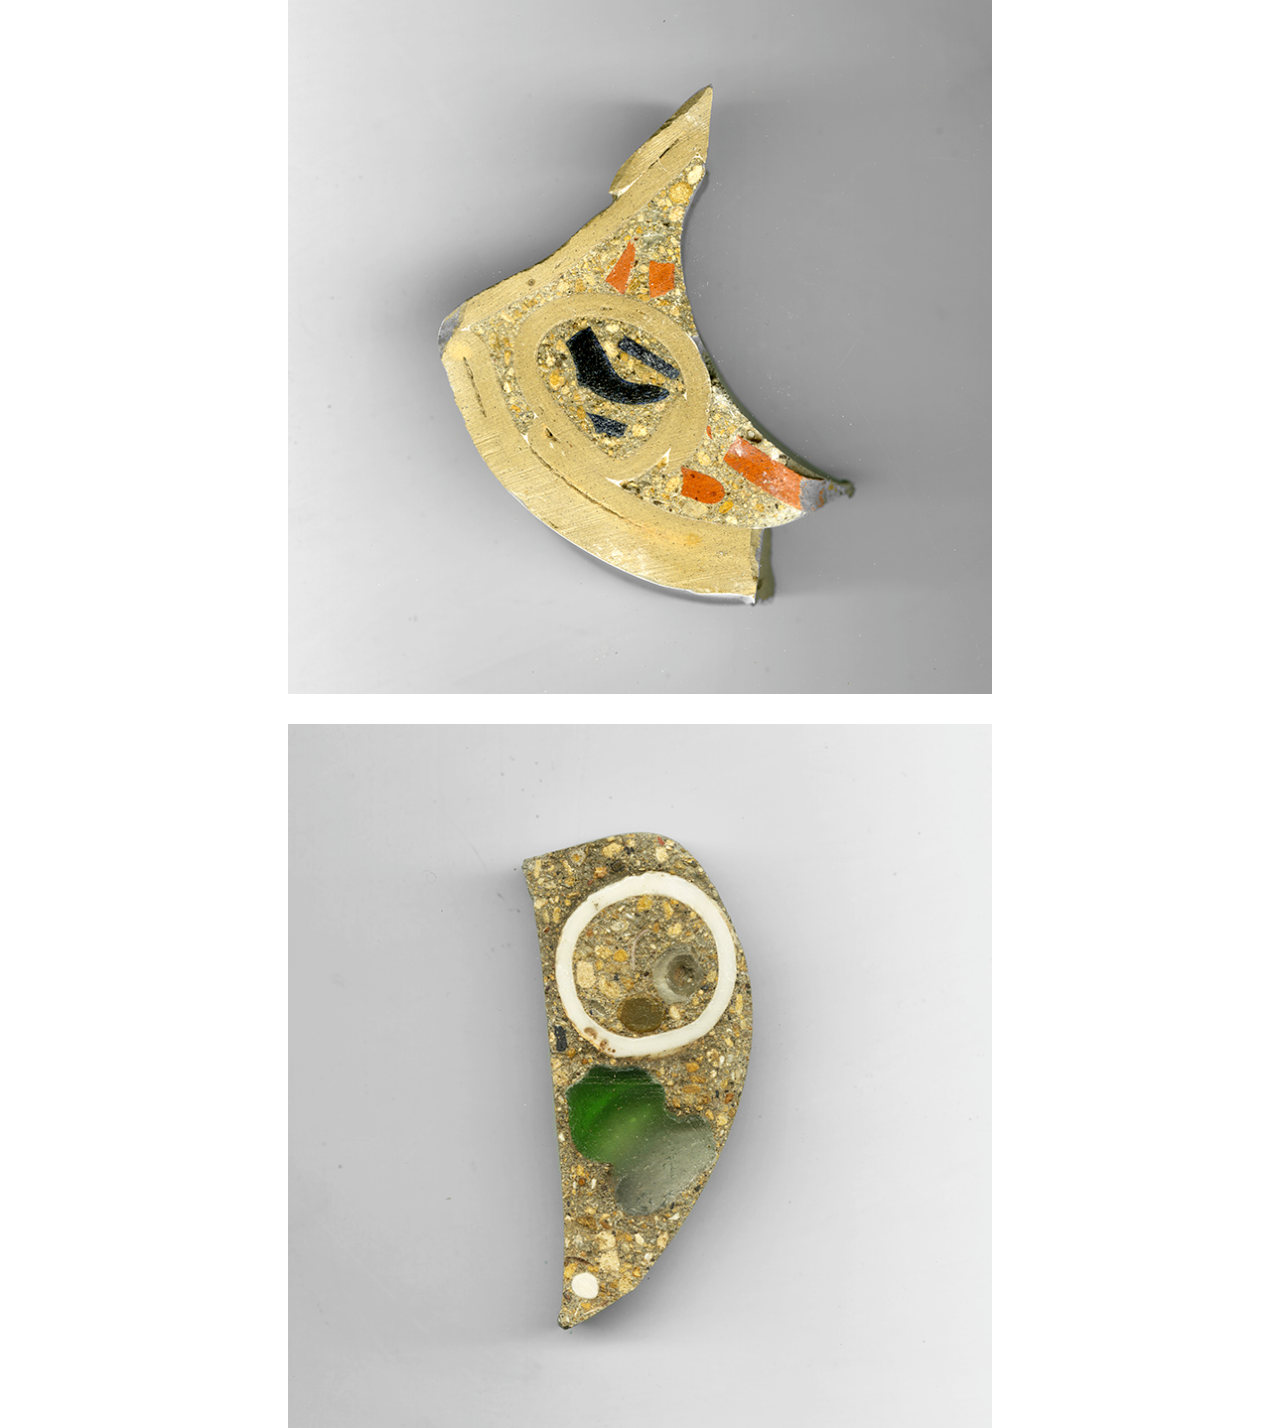
<file: cut-throughs.html>
<!DOCTYPE html>
<html>

<head>
  <meta charset="UTF-8">
  <meta name="viewport" content="width=device-width,initial-scale=1">
  <title>Cut-throughs</title>
  <meta name="author" content="Henry Lake">
  <meta name="description" content="Liz Lake's Portfolio">
  <link rel="stylesheet" href="style.css" type="text/css">
</head>

<body>
  <div class="nav-container">
    <a href="index.html">
      <div class="nav-item">Liz Lake</div>
    </a>
    <a href="about.html">
      <div class="nav-item">Info</div>
    </a>
  </div>
  <div class="narrow-content">

    <h2>Cut-throughs</h2>

    <p>
      A series of small, handheld, <em>cut-throughs</em>. Materials include glazed ceramic, coloured glass and concrete. Shown at KBJ Studio
      as part of <em>Salt Town</em> (with Dan Thompson) for Whitstable Biennale Fringe 2018.
    </p>

    <!-- <div class = "columns"> -->
    <div class="img-wrap single-col">
      <img class="no-caption-img" src="img/main/cut-throughs1.jpg">
      <img class="no-caption-img" src="img/cut-through/cut-throughs2.jpg">
      <img class="no-caption-img" src="img/cut-through/cut-throughs3.jpg">
      <img class="no-caption-img" src="img/cut-through/cut-throughs4.jpg">
      <img class="no-caption-img" src="img/cut-through/cut-throughs5.jpg">
      <img class="no-caption-img" src="img/cut-through/cut-throughs6.jpg">
    </div>
</body>

</html>
</file>
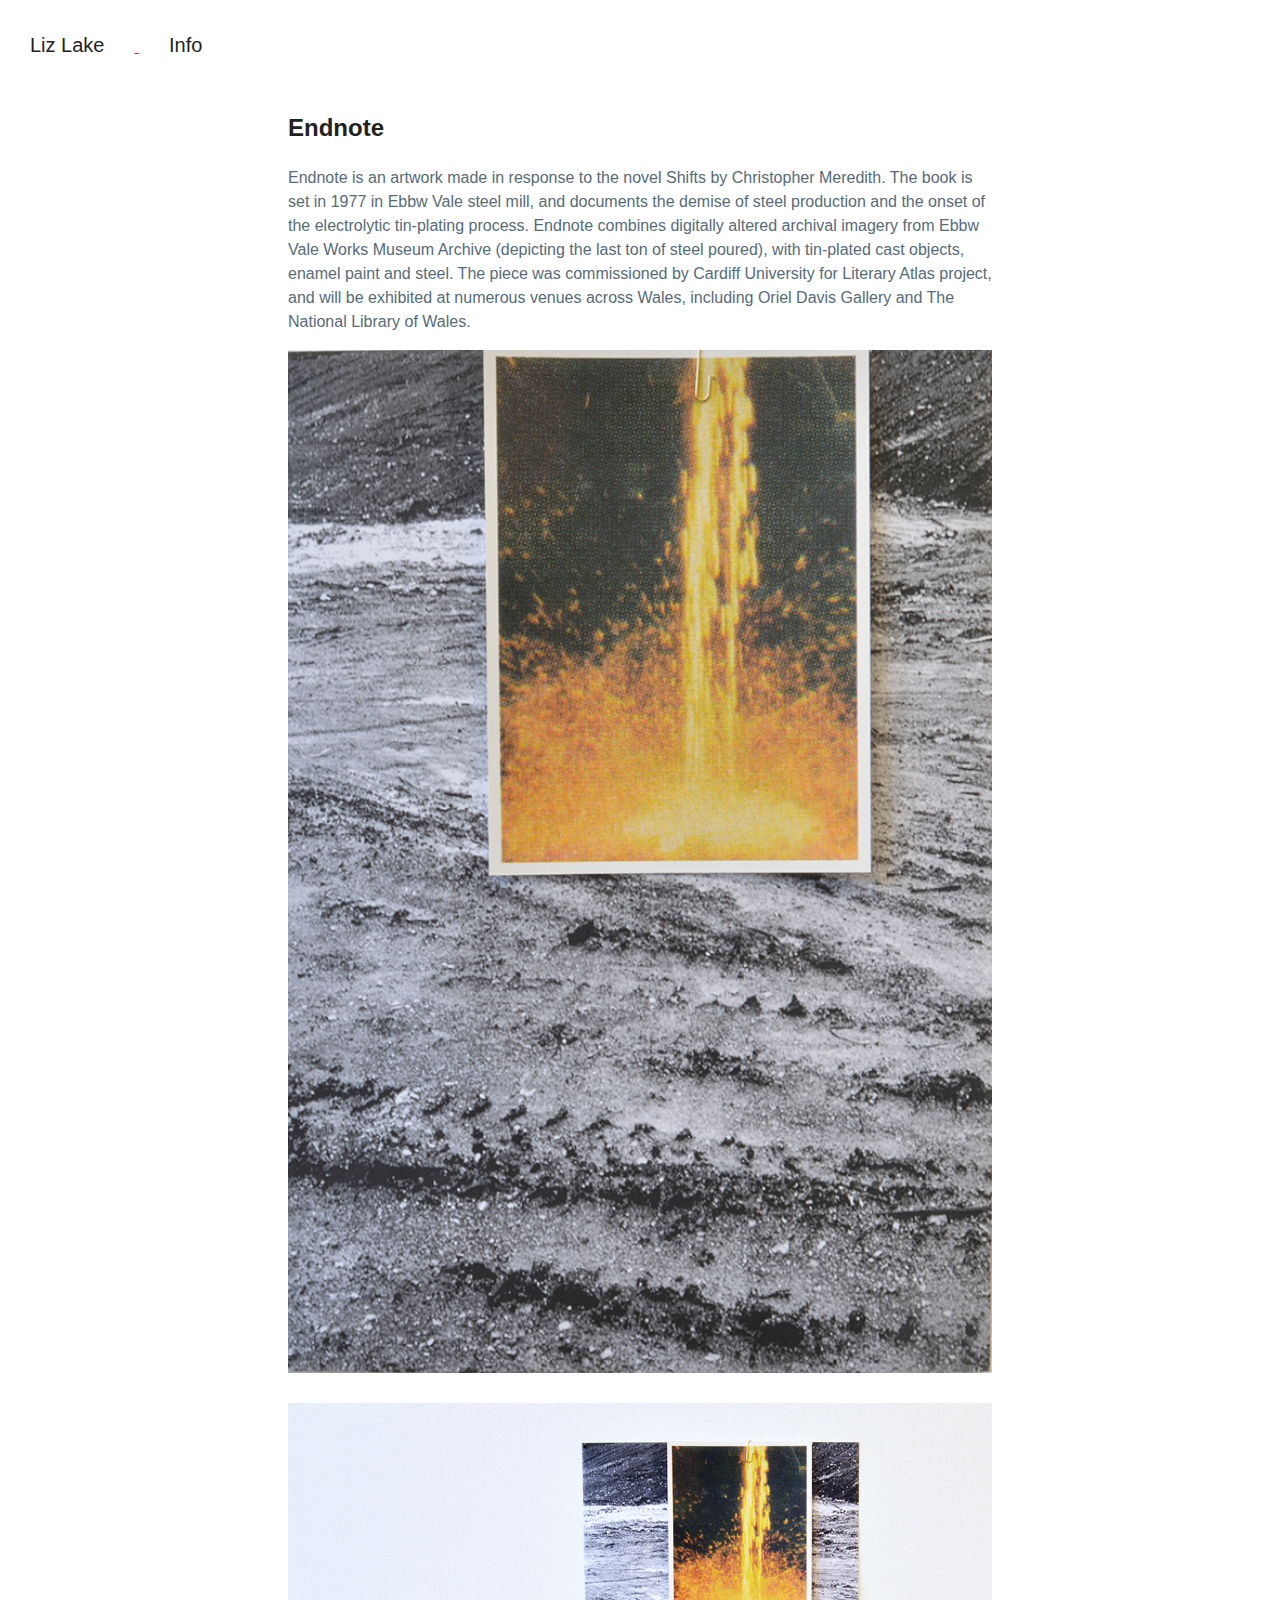
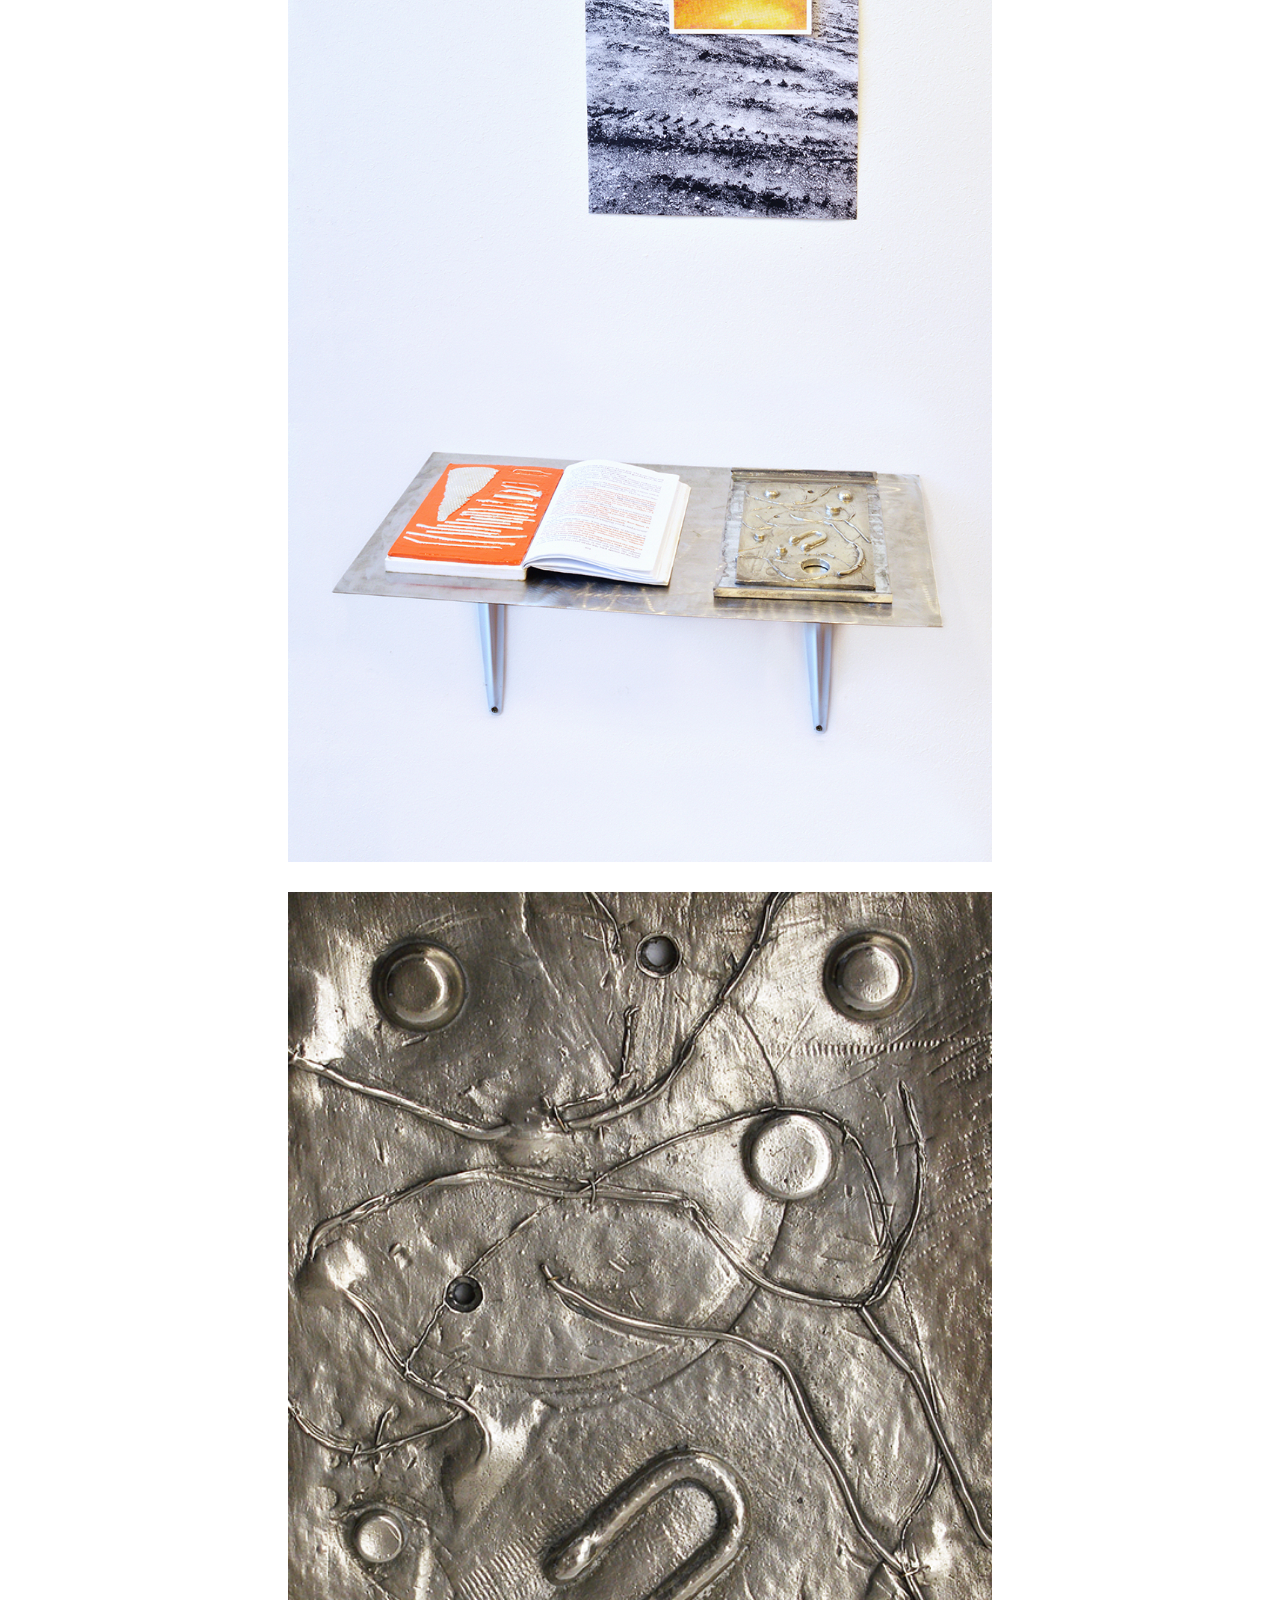
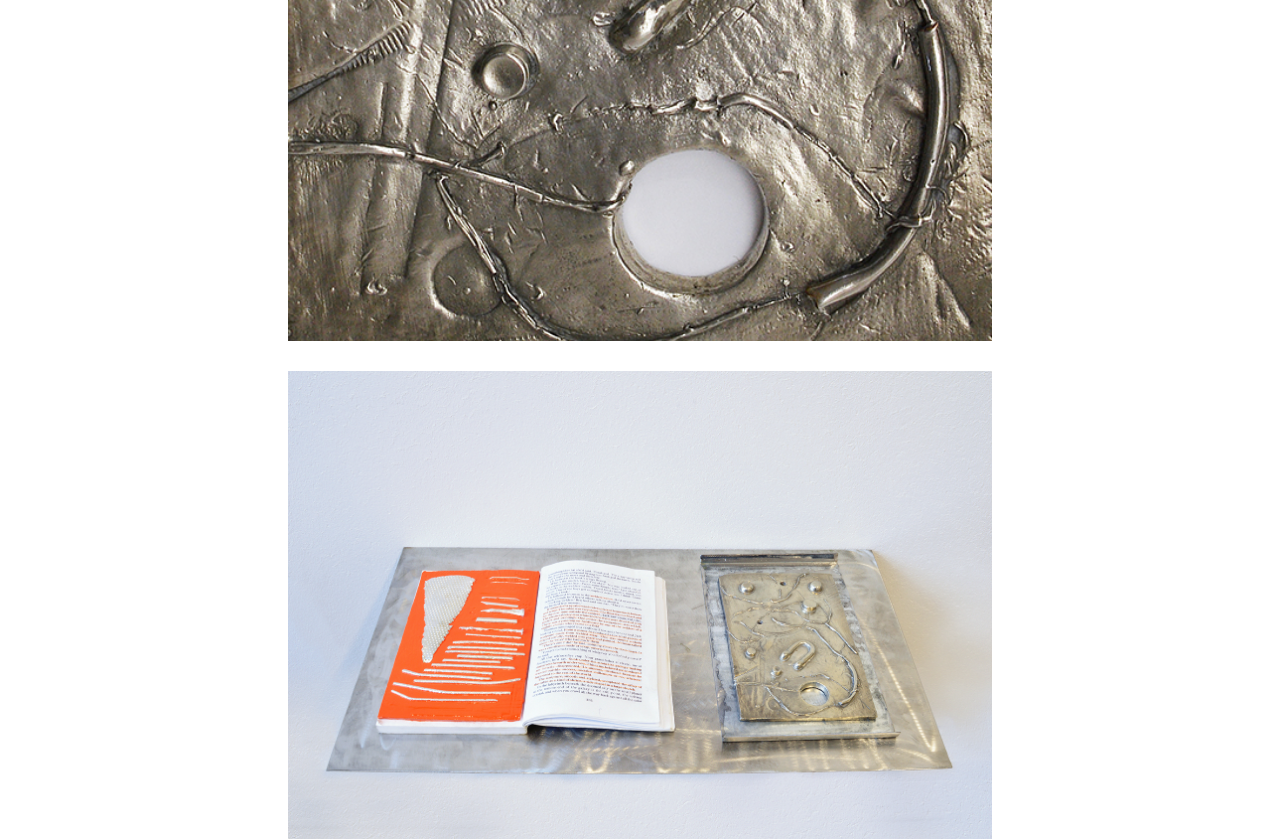
<file: endnote.html>
<!DOCTYPE html>
<html>

<head>
  <meta charset="UTF-8">
  <meta name="viewport" content="width=device-width,initial-scale=1">
  <title>Endnote</title>
  <meta name="author" content="Henry Lake">
  <meta name="description" content="Liz Lake's Portfolio">
  <link rel="stylesheet" href="style.css" type="text/css">
</head>

<body>
  <div class="nav-container">
    <a href="index.html">
      <div class="nav-item">Liz Lake</div>
    </a>
    <a href="about.html">
      <div class="nav-item">Info</div>
    </a>
  </div>
  <div class="narrow-content">

    <h2>Endnote</h2>

    <p>
      Endnote is an artwork made in response to the novel Shifts by Christopher Meredith. The book is set in 1977 in Ebbw Vale
      steel mill, and documents the demise of steel production and the onset of the electrolytic tin-plating process. Endnote combines
      digitally altered archival imagery from Ebbw Vale Works Museum Archive (depicting the last ton of steel poured), with tin-plated
      cast objects, enamel paint and steel. The piece was commissioned by Cardiff University for Literary Atlas project, and will
      be exhibited at numerous venues across Wales, including Oriel Davis Gallery and The National Library of Wales.
    </p>

    <!-- <div class = "columns"> -->
    <div class="img-wrap single-col">
      <img class="no-caption-img" src="img/main/endnote1.jpg">
      <img class="no-caption-img" src="img/endnote/endnote2.jpg">
      <img class="no-caption-img" src="img/endnote/endnote3.jpg">
      <img class="no-caption-img" src="img/endnote/endnote4.jpg">
    </div>
</body>

</html>
</file>
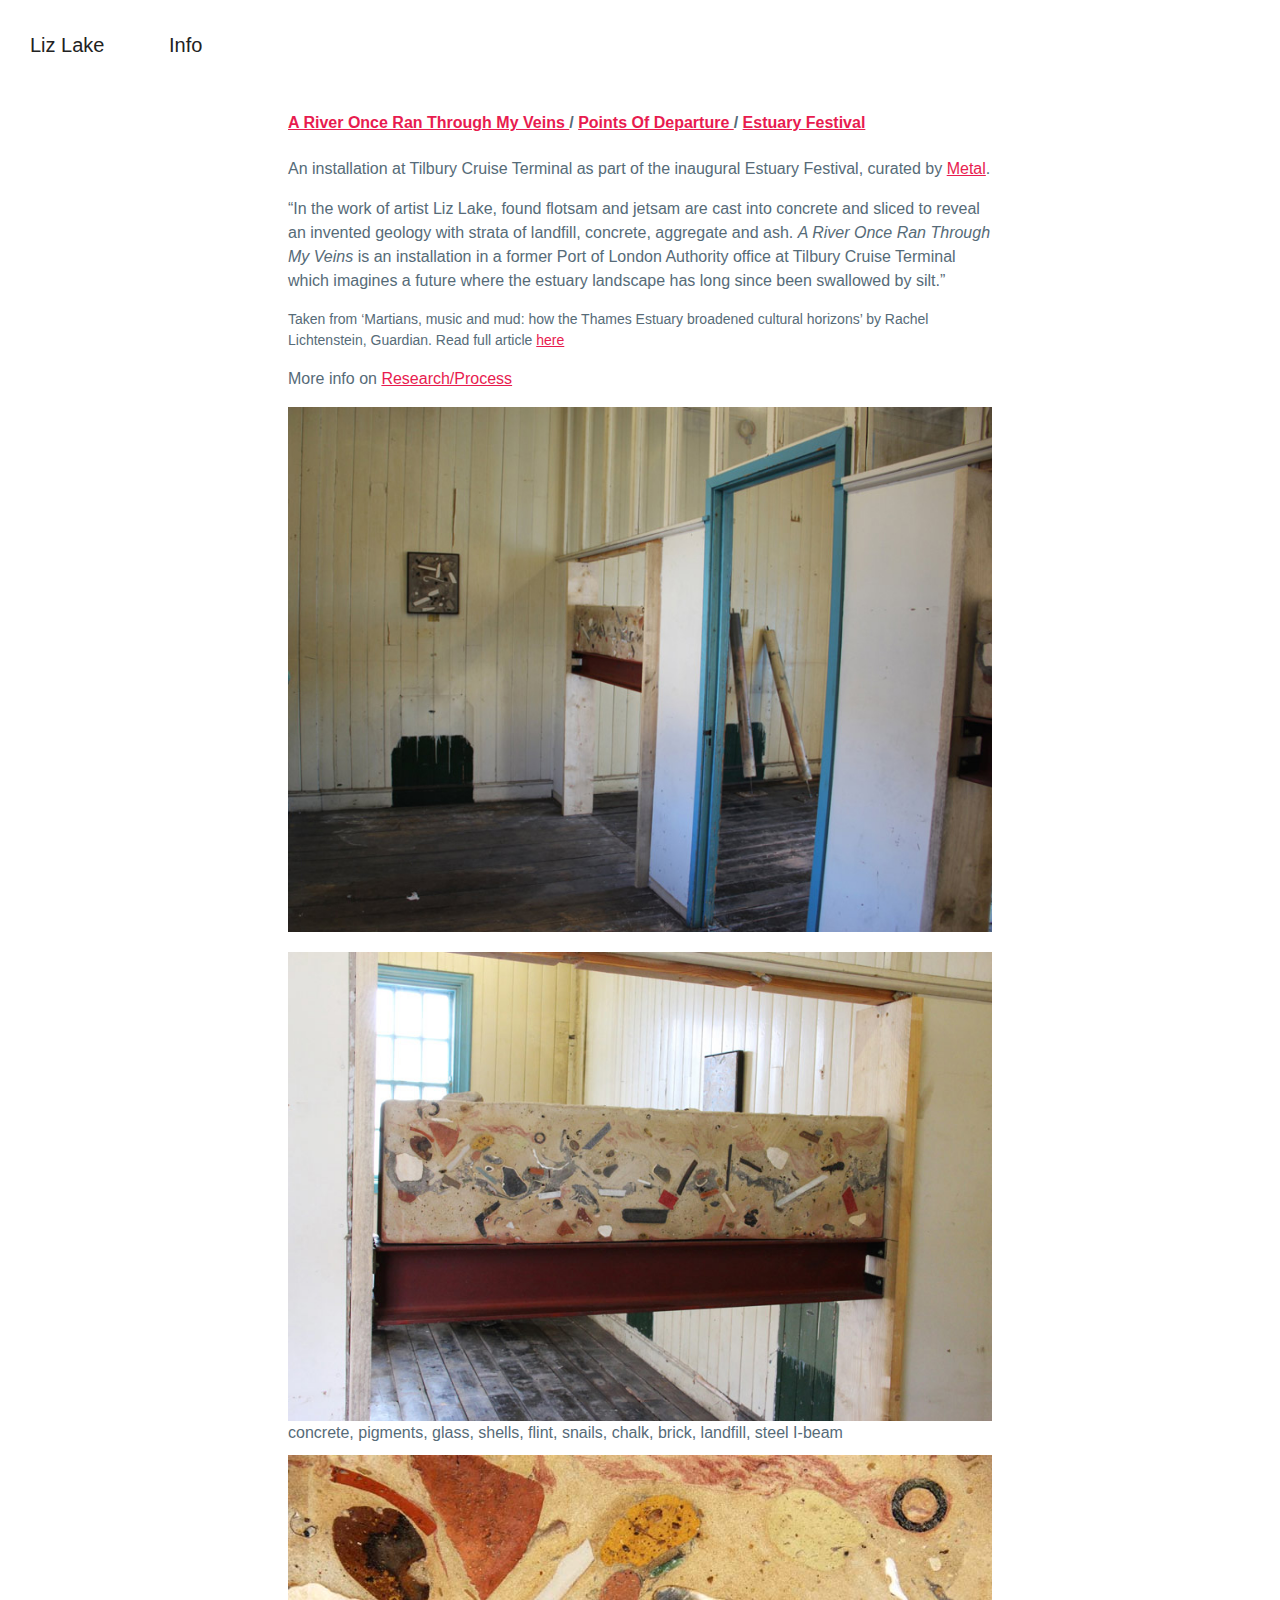
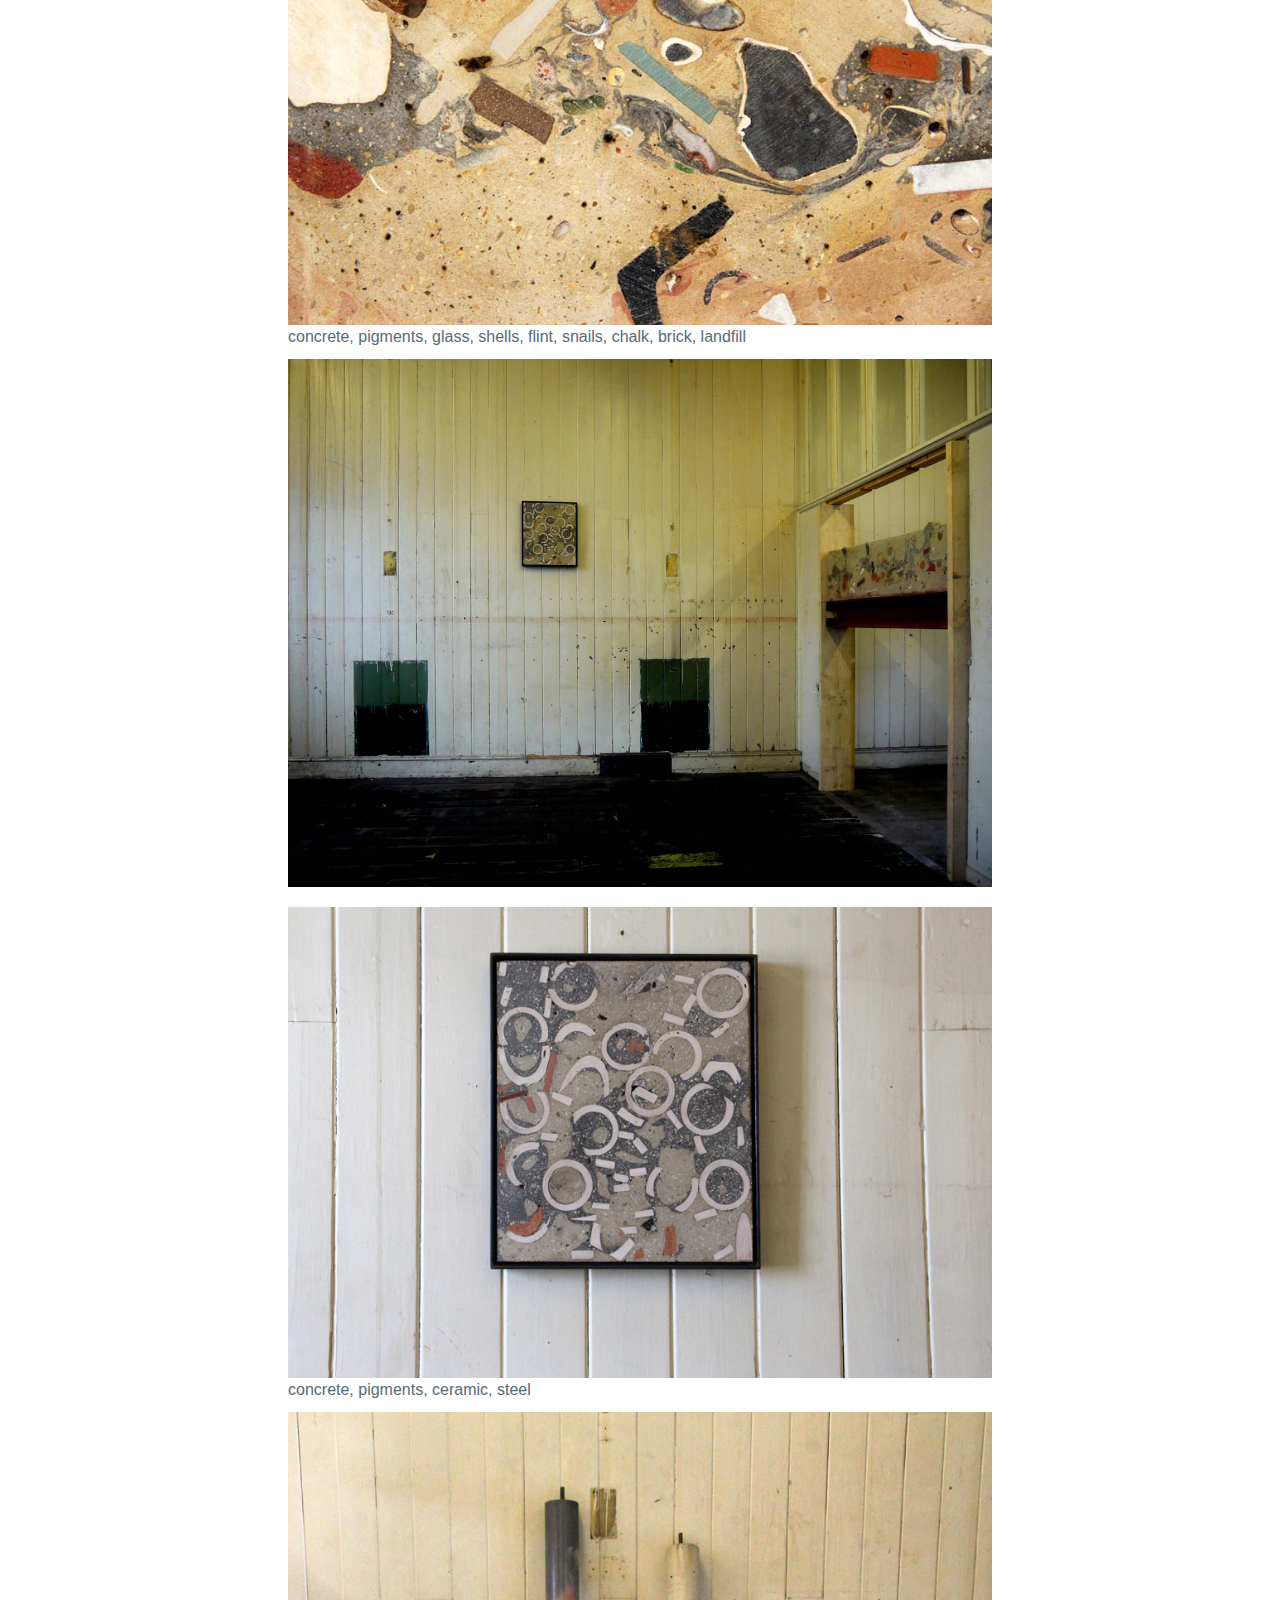
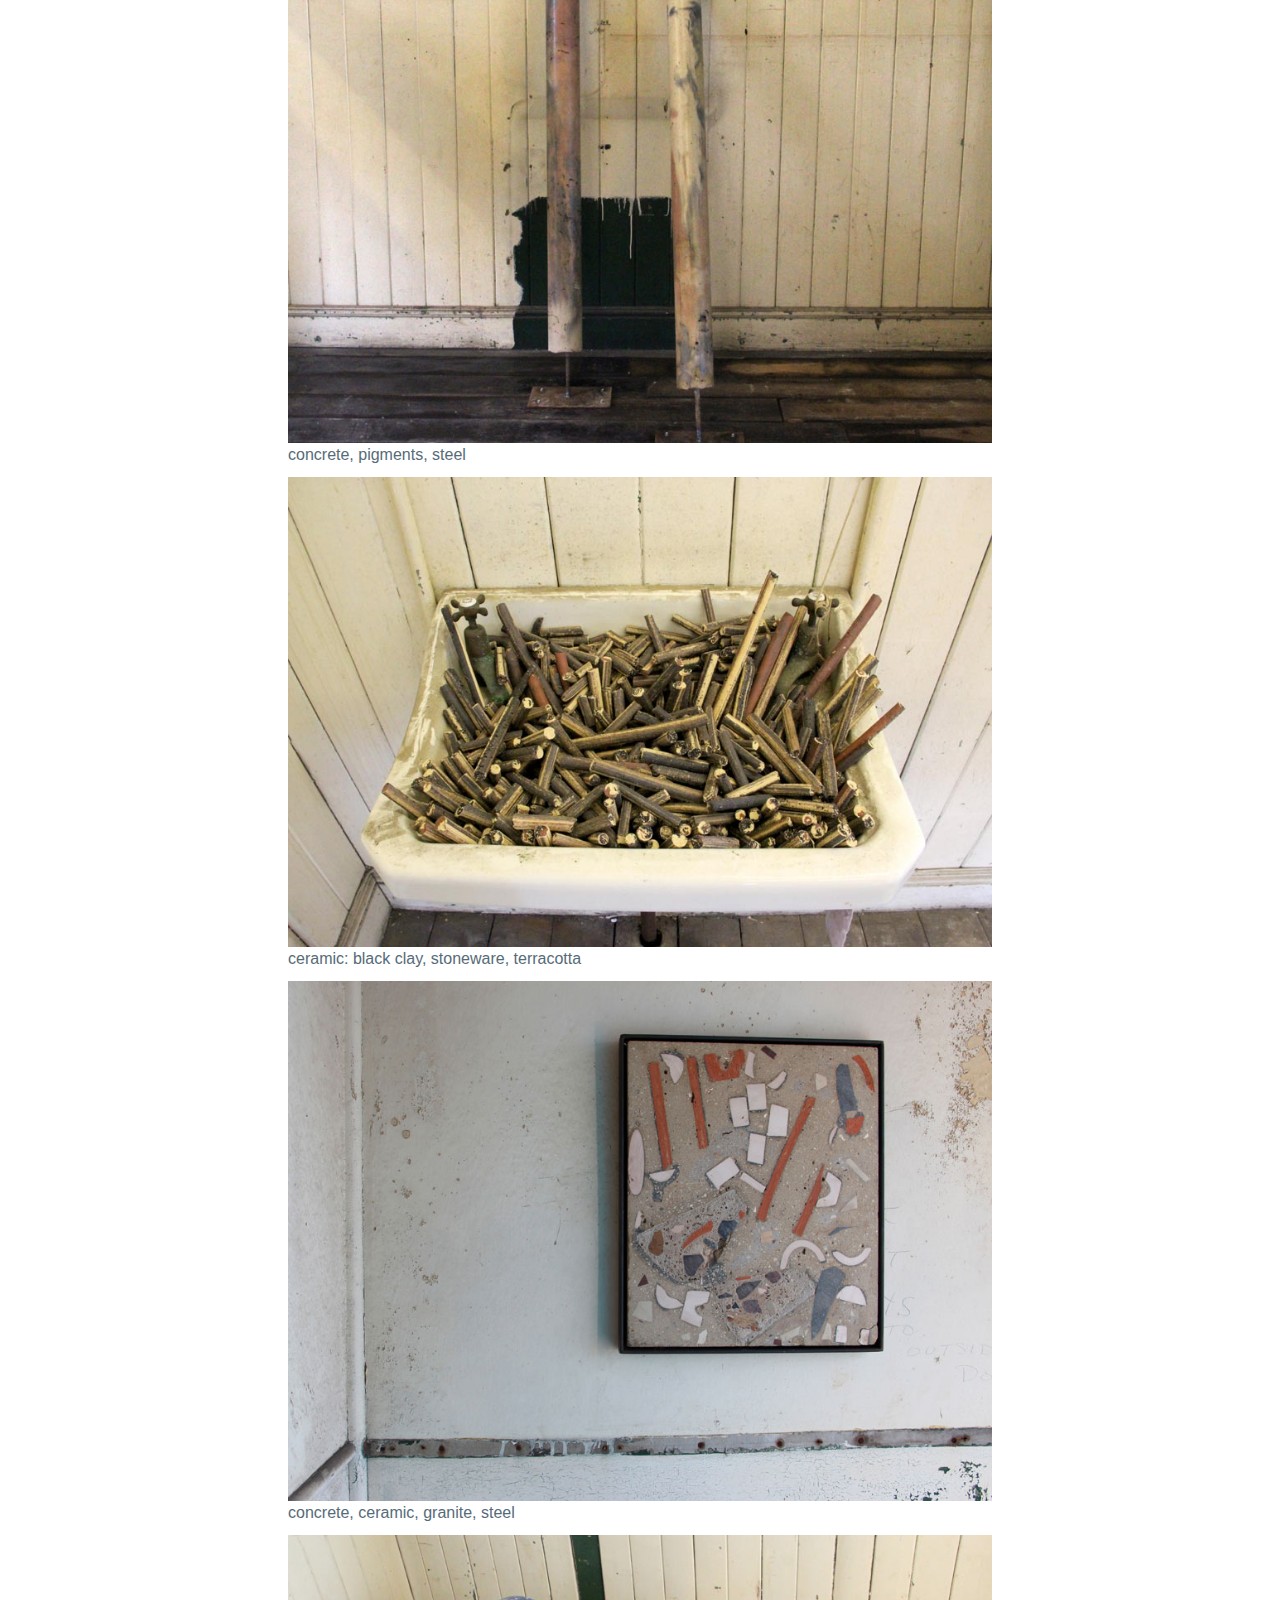
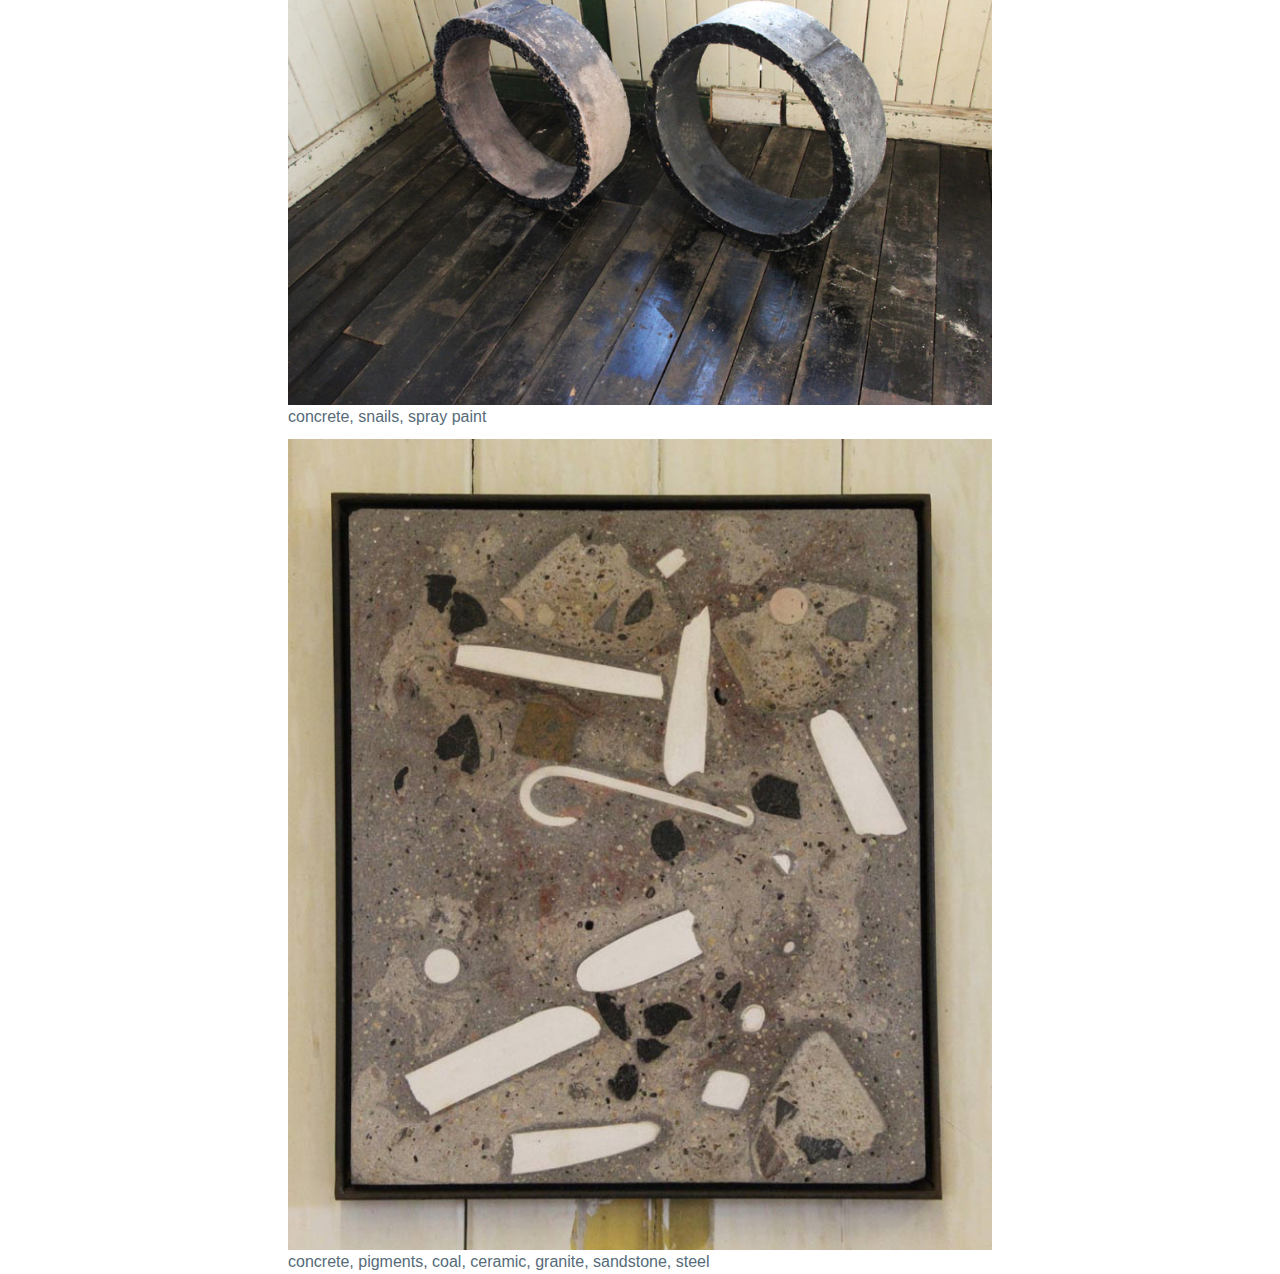
<file: estuary.html>
<!DOCTYPE html>
<html>
  <head>
    <meta charset="UTF-8">
    <meta name="viewport" content="width=device-width,initial-scale=1">
    <title>Estuary</title>
    <meta name="author" content="Henry Lake">
    <meta name="description" content="Liz Lake's Portfolio">
    <link rel="stylesheet" href="style.css" type="text/css"> 
  </head>


  <body>
  	<div class="nav-container">
      <a href="index.html"><div class="nav-item">Liz Lake</div></a>
      <a href="about.html"><div class="nav-item">Info</div></a>
    </div>
    <div class="narrow-content">
      <h4>
        <a href="http://www.estuaryfestival.com/artist/detail/liz-lake.html">
          A River Once Ran Through My Veins
        </a>
         / 
        <a href="http://www.estuaryfestival.com/event/detail/pointsofdeparture.html">
          Points Of Departure
        </a>
         / 
        <a href="http://www.estuaryfestival.com/">
          Estuary Festival
        </a>
      </h4>
      <p>An installation at Tilbury Cruise Terminal as part of the inaugural Estuary Festival, curated by <a href="http://www.metalculture.com/">Metal</a>.</p>

      <p>“In the work of artist Liz Lake, found flotsam and jetsam are cast into concrete and sliced to reveal an invented geology with strata of landfill, concrete, aggregate and ash. <i>A River Once Ran Through My Veins</i> is an installation in a former Port of London Authority office at Tilbury Cruise Terminal which imagines a future where the estuary landscape has long since been swallowed by silt.”</p> 
      <p class="caption">Taken from ‘Martians, music and mud: how the Thames Estuary broadened cultural horizons’ by Rachel Lichtenstein, Guardian. Read full article <a href ="https://www.theguardian.com/books/2016/sep/22/martians-music-and-mud-how-the-thames-estuary-broadened-cultural-horizons">here</a></p>

      <p>More info on <a href="research.html">Research/Process</a></p>
      
      <div class="img-wrap single-col">
        <img class="img-margin" src="img/estuary/show1.jpg">
        <img src="img/estuary/show2.jpg">
        <p>concrete, pigments, glass, shells, flint, snails, chalk, brick, landfill, steel I-beam </p>
        <img src="img/estuary/show3.jpg">
        <p>concrete, pigments, glass, shells, flint, snails, chalk, brick, landfill </p>
        <img class="img-margin" src="img/estuary/show4.jpg">
        <img src="img/estuary/show5.jpg">
        <p>concrete, pigments, ceramic, steel </p>
        <img src="img/estuary/show6.jpg">
        <p>concrete, pigments, steel </p>
        <img src="img/estuary/show7.jpg">
        <p>ceramic: black clay, stoneware, terracotta </p>
        <img src="img/estuary/show8.jpg">
        <p>concrete, ceramic, granite, steel </p>
        <img src="img/estuary/show10.jpg">
        <p>concrete, snails, spray paint </p>
        <img src="img/estuary/show11.jpg">
        <p>concrete, pigments, coal, ceramic, granite, sandstone, steel </p>
      </div>



    </div>
  </body>
</html>
</file>
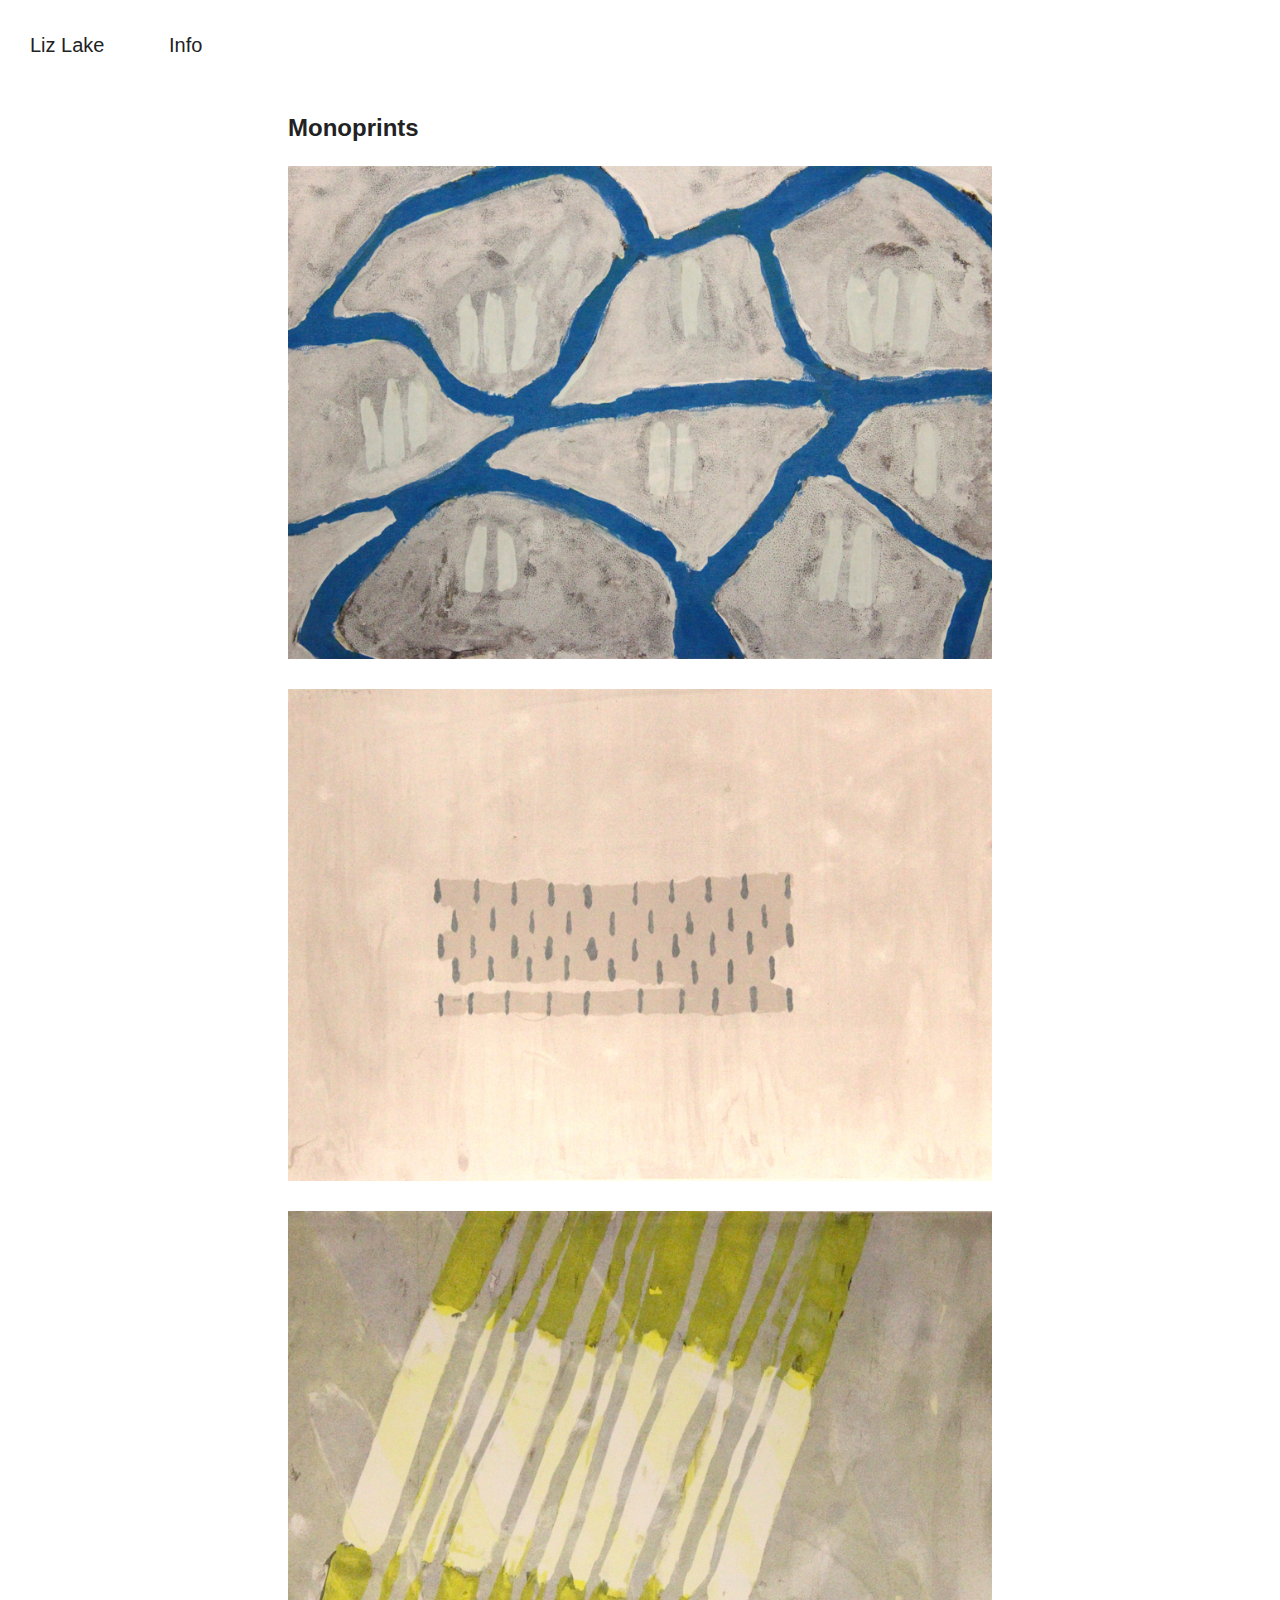
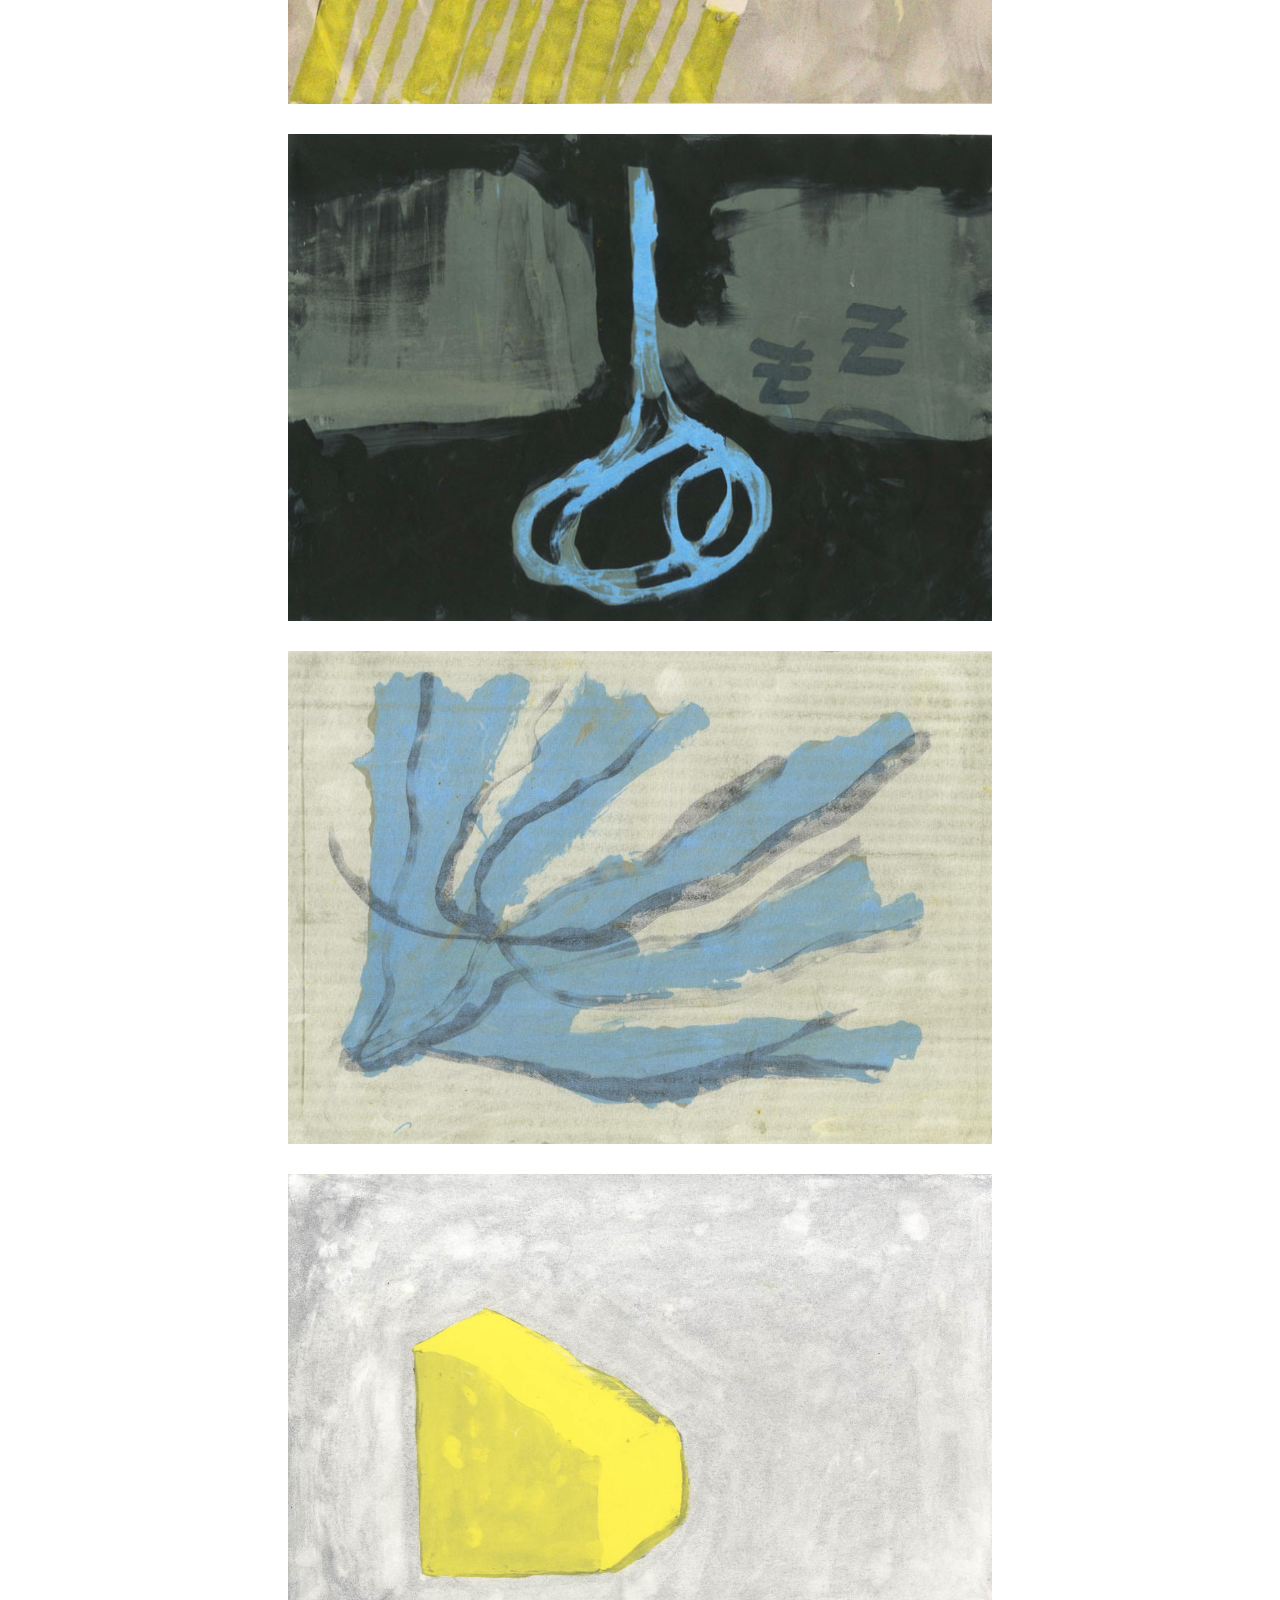
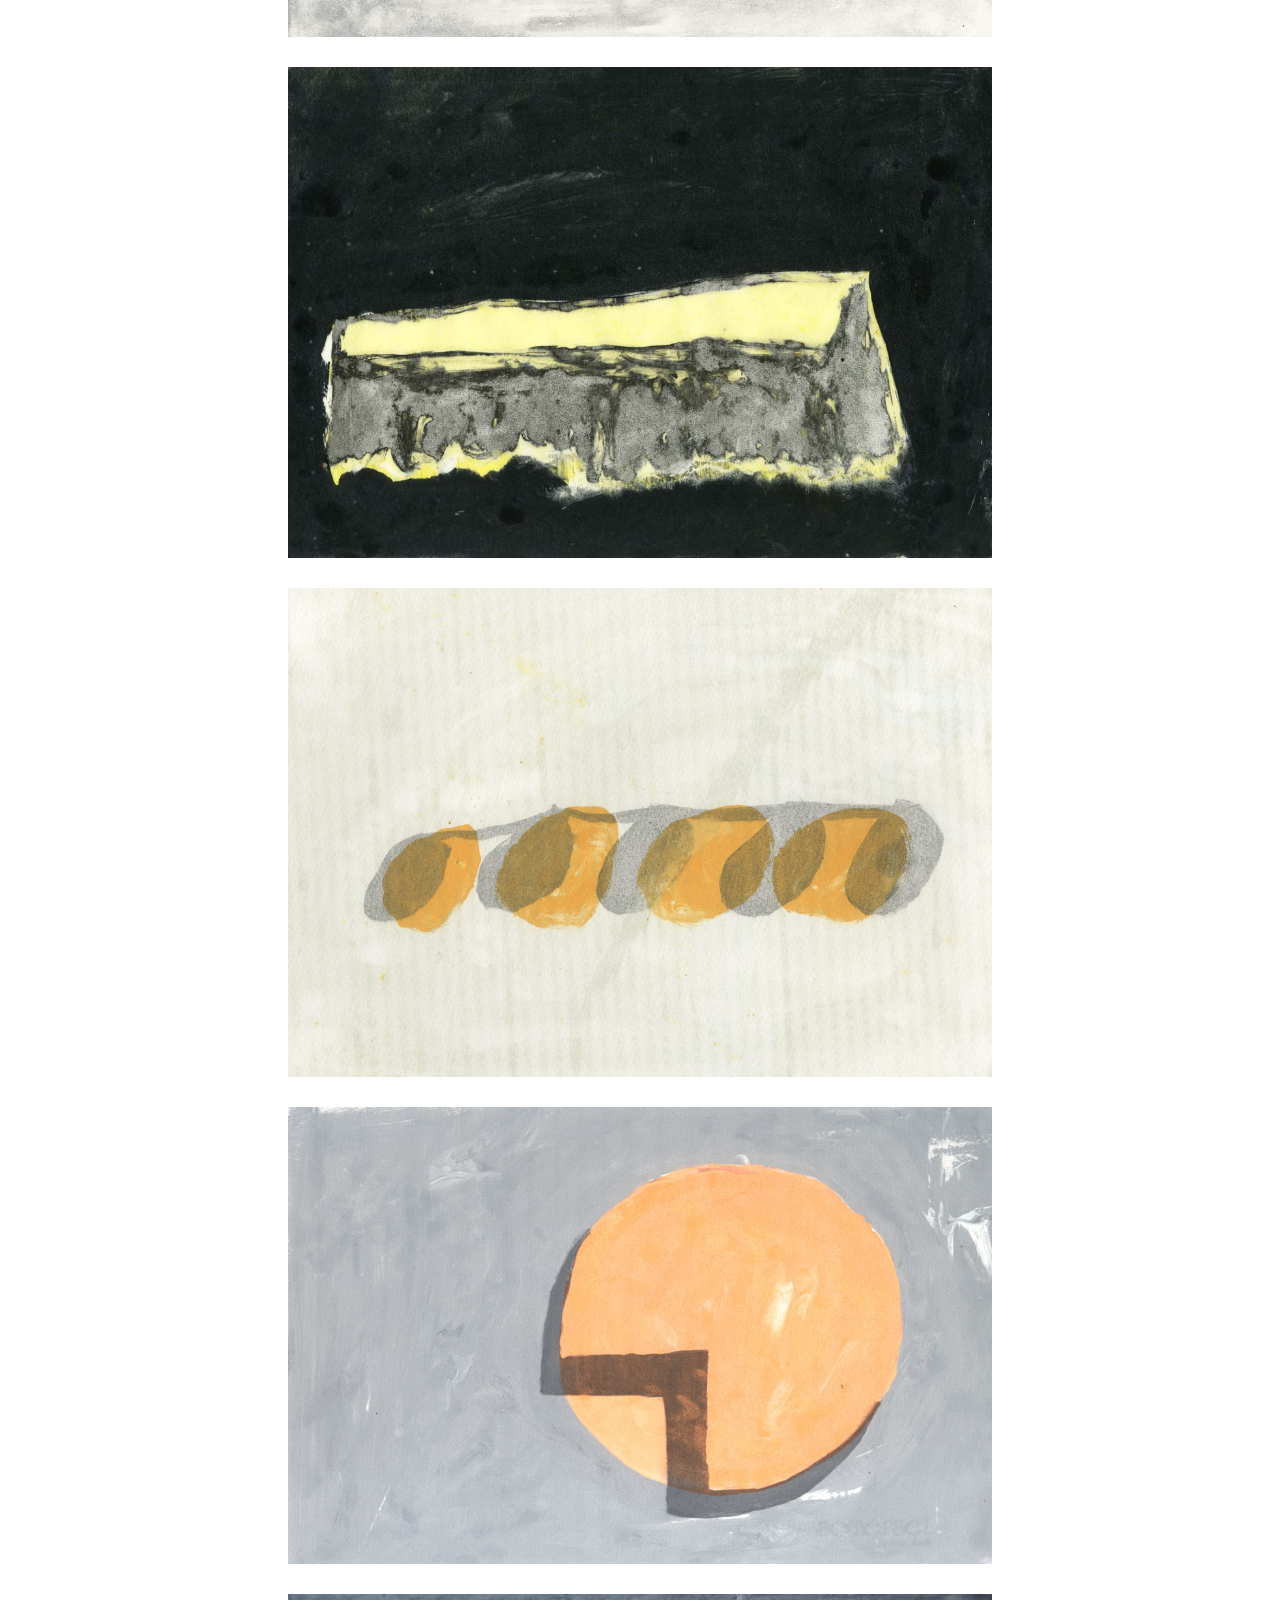
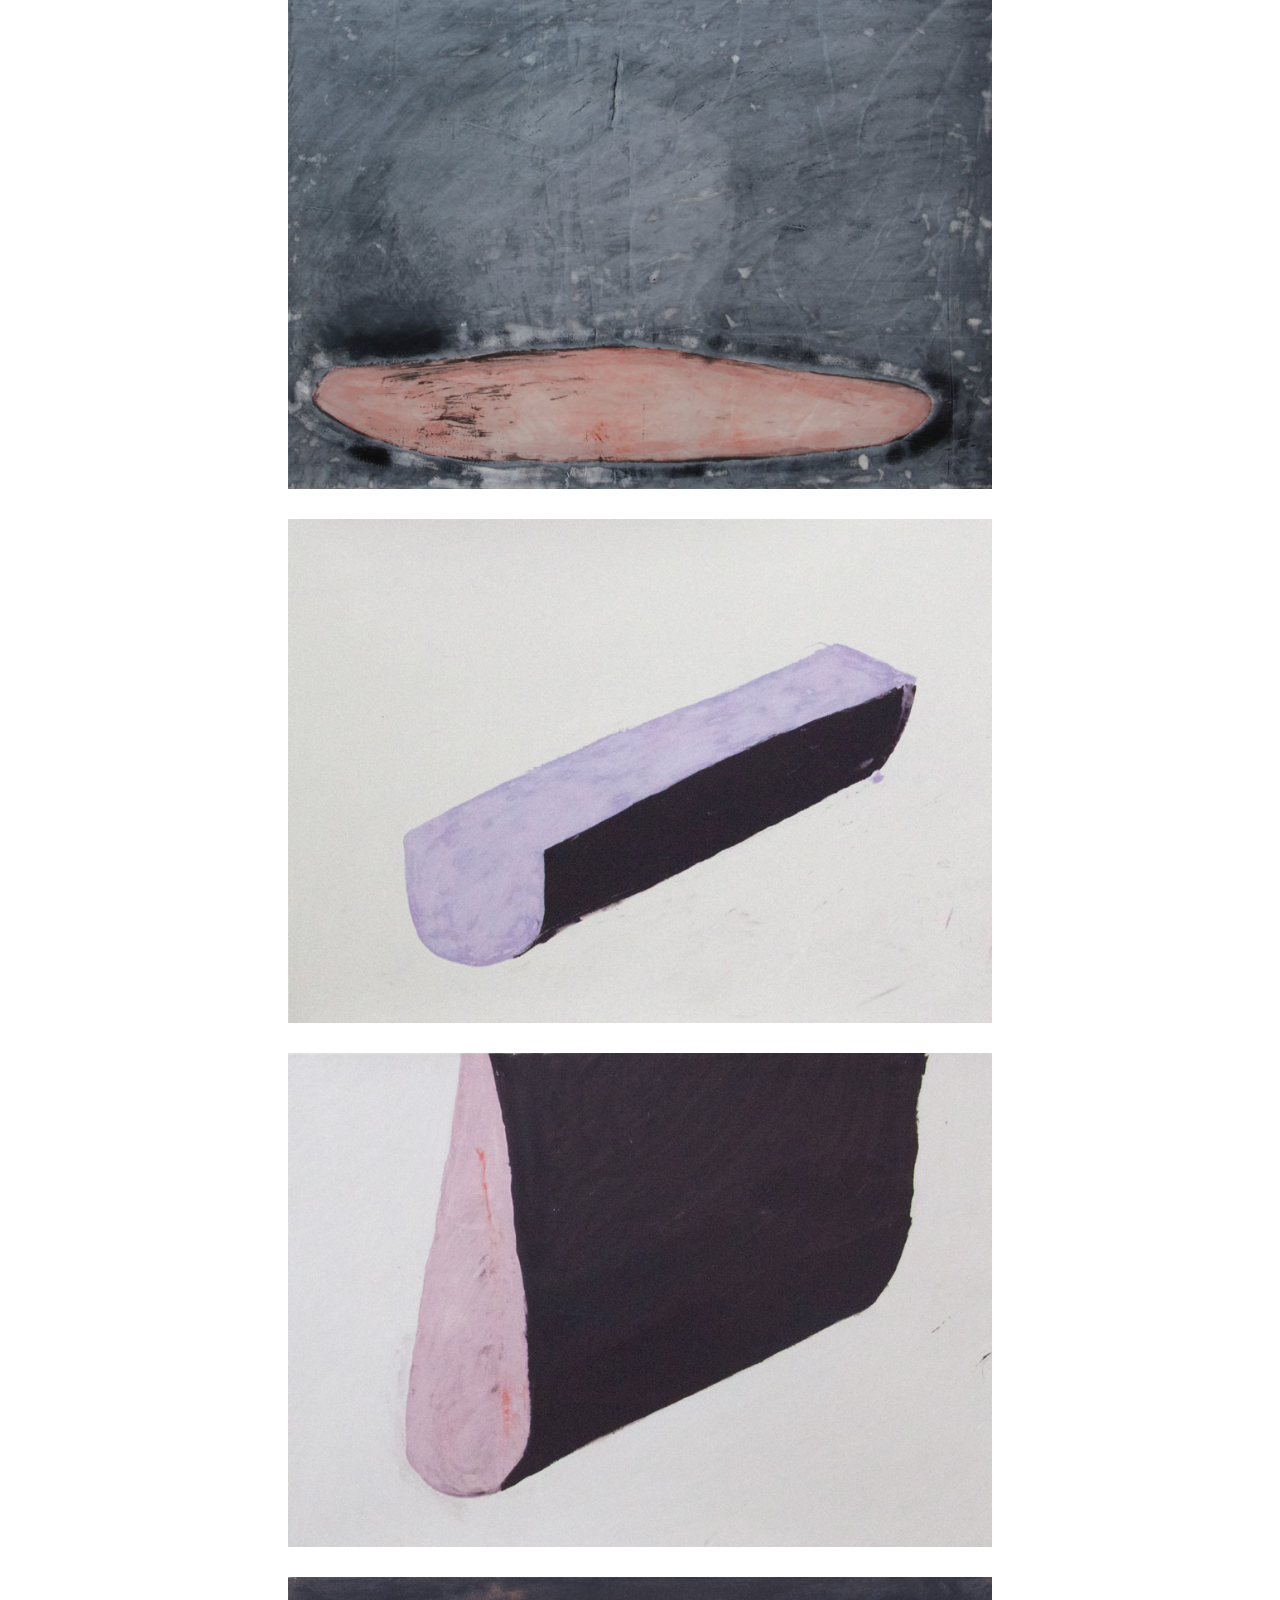
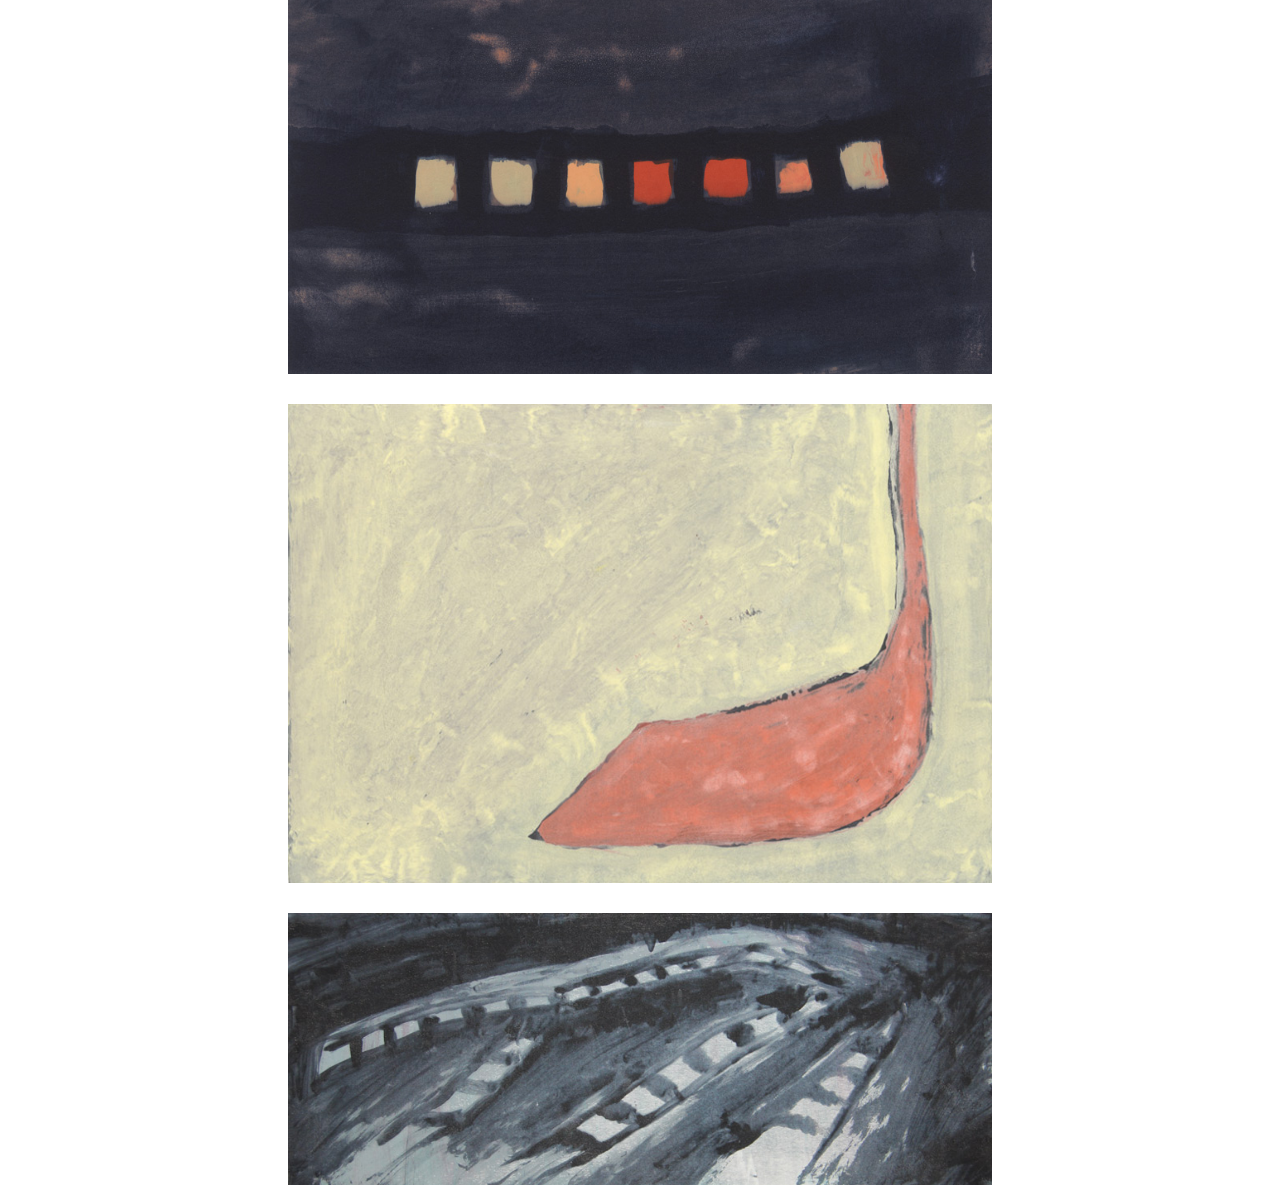
<file: prints.html>
<!DOCTYPE html>
<html>
  <head>
    <meta charset="UTF-8">
    <meta name="viewport" content="width=device-width,initial-scale=1">
    <title>Monoprints</title>
    <meta name="author" content="Henry Lake">
    <meta name="description" content="Liz Lake's Portfolio">
    <link rel="stylesheet" href="style.css" type="text/css">
  </head>


  <body>
  	<div class="nav-container">
      <a href="index.html"><div class="nav-item">Liz Lake</div></a>
      <a href="about.html"><div class="nav-item">Info</div></a>
    </div>
    <div class="narrow-content">
      <h2>Monoprints</h2>
      <p></p>

      <div class="img-wrap single-col">
        <img class="no-caption-img" src="img/prints/print13.jpg">
        <img class="no-caption-img" src="img/prints/print14.jpg">
        <img class="no-caption-img" src="img/prints/print15.jpg">
        <img class="no-caption-img" src="img/prints/print1.jpg">
        <img class="no-caption-img" src="img/prints/print2.jpg">
        <img class="no-caption-img" src="img/prints/print3.jpg">
        <img class="no-caption-img" src="img/prints/print4.jpg">
        <img class="no-caption-img" src="img/prints/print5.jpg">
        <img class="no-caption-img" src="img/prints/print6.jpg">
        <img class="no-caption-img" src="img/prints/print7.jpg">
        <img class="no-caption-img" src="img/prints/print8.jpg">
        <img class="no-caption-img" src="img/prints/print9.jpg">
        <img class="no-caption-img" src="img/prints/print10.jpg">
        <img class="no-caption-img" src="img/prints/print11.jpg">
        <img class="no-caption-img" src="img/prints/print12.jpg">
      </div>
    </div>
  </body>
</html>
</file>
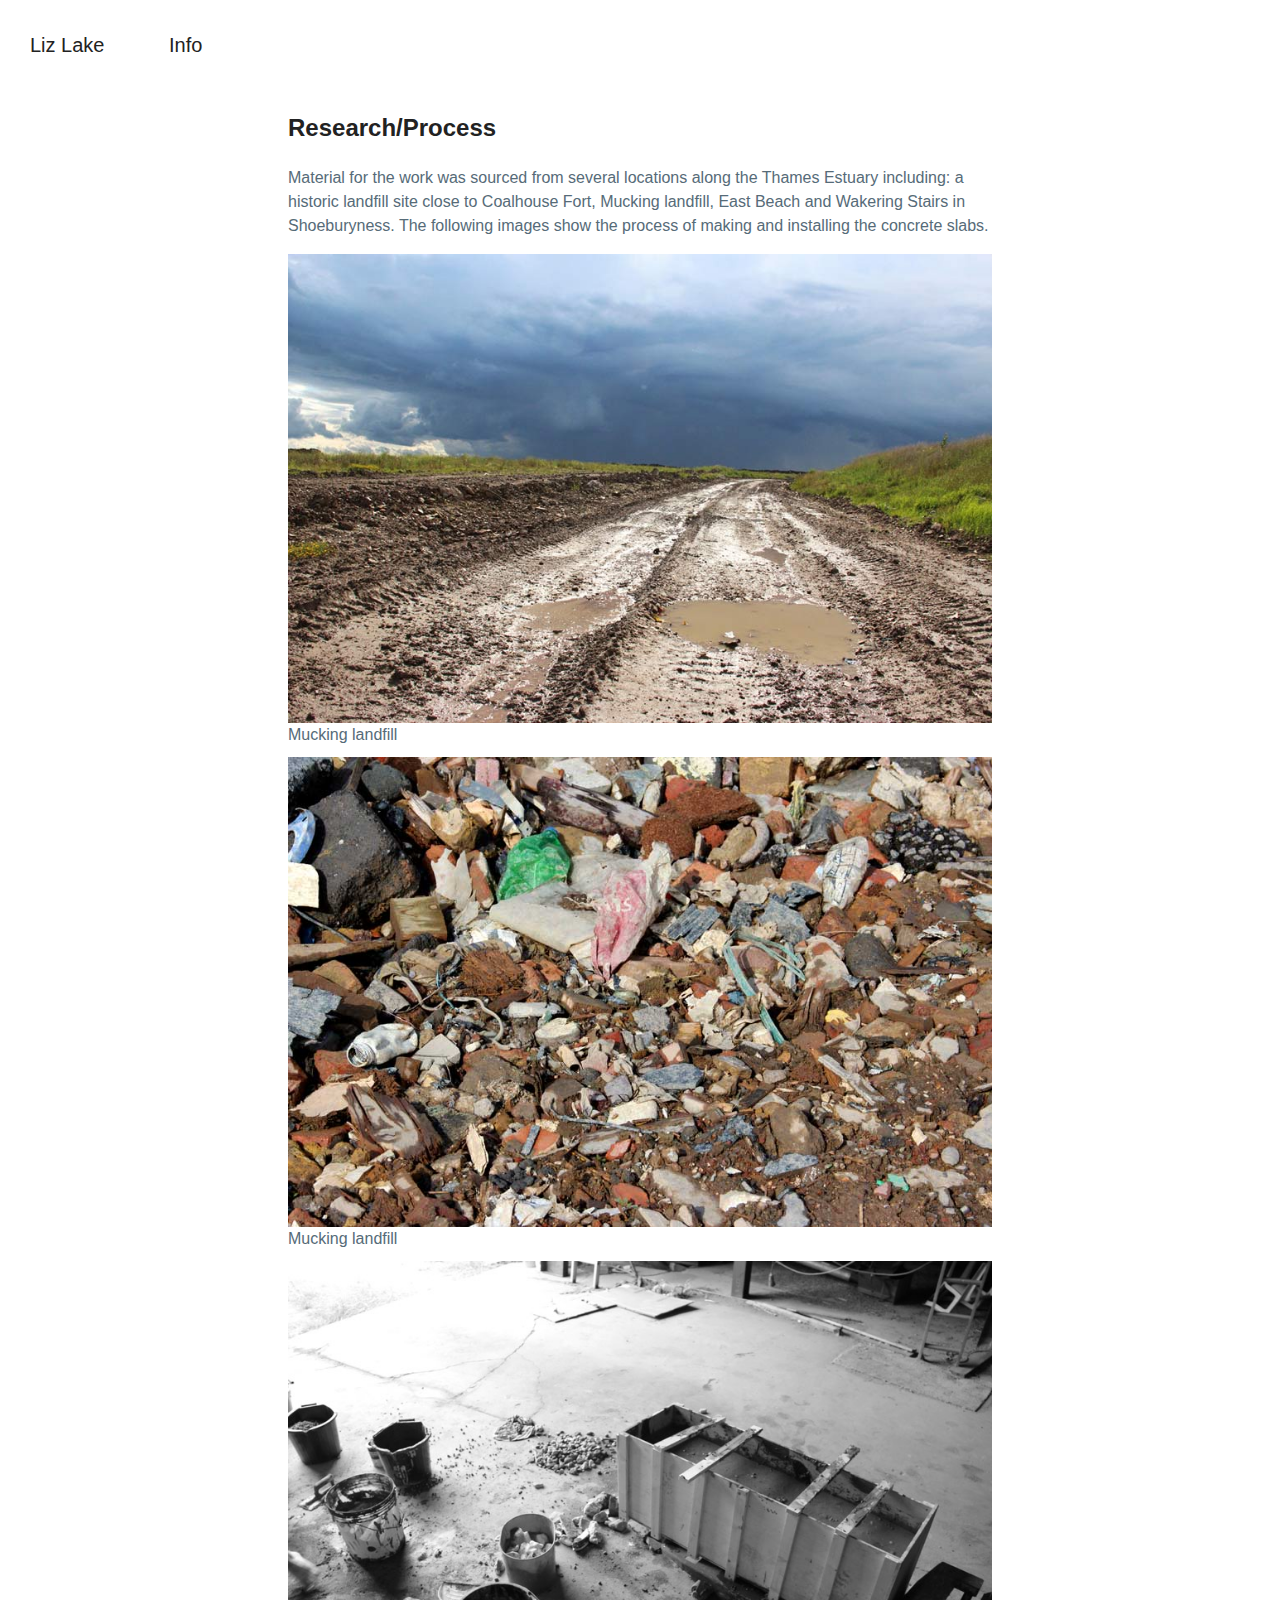
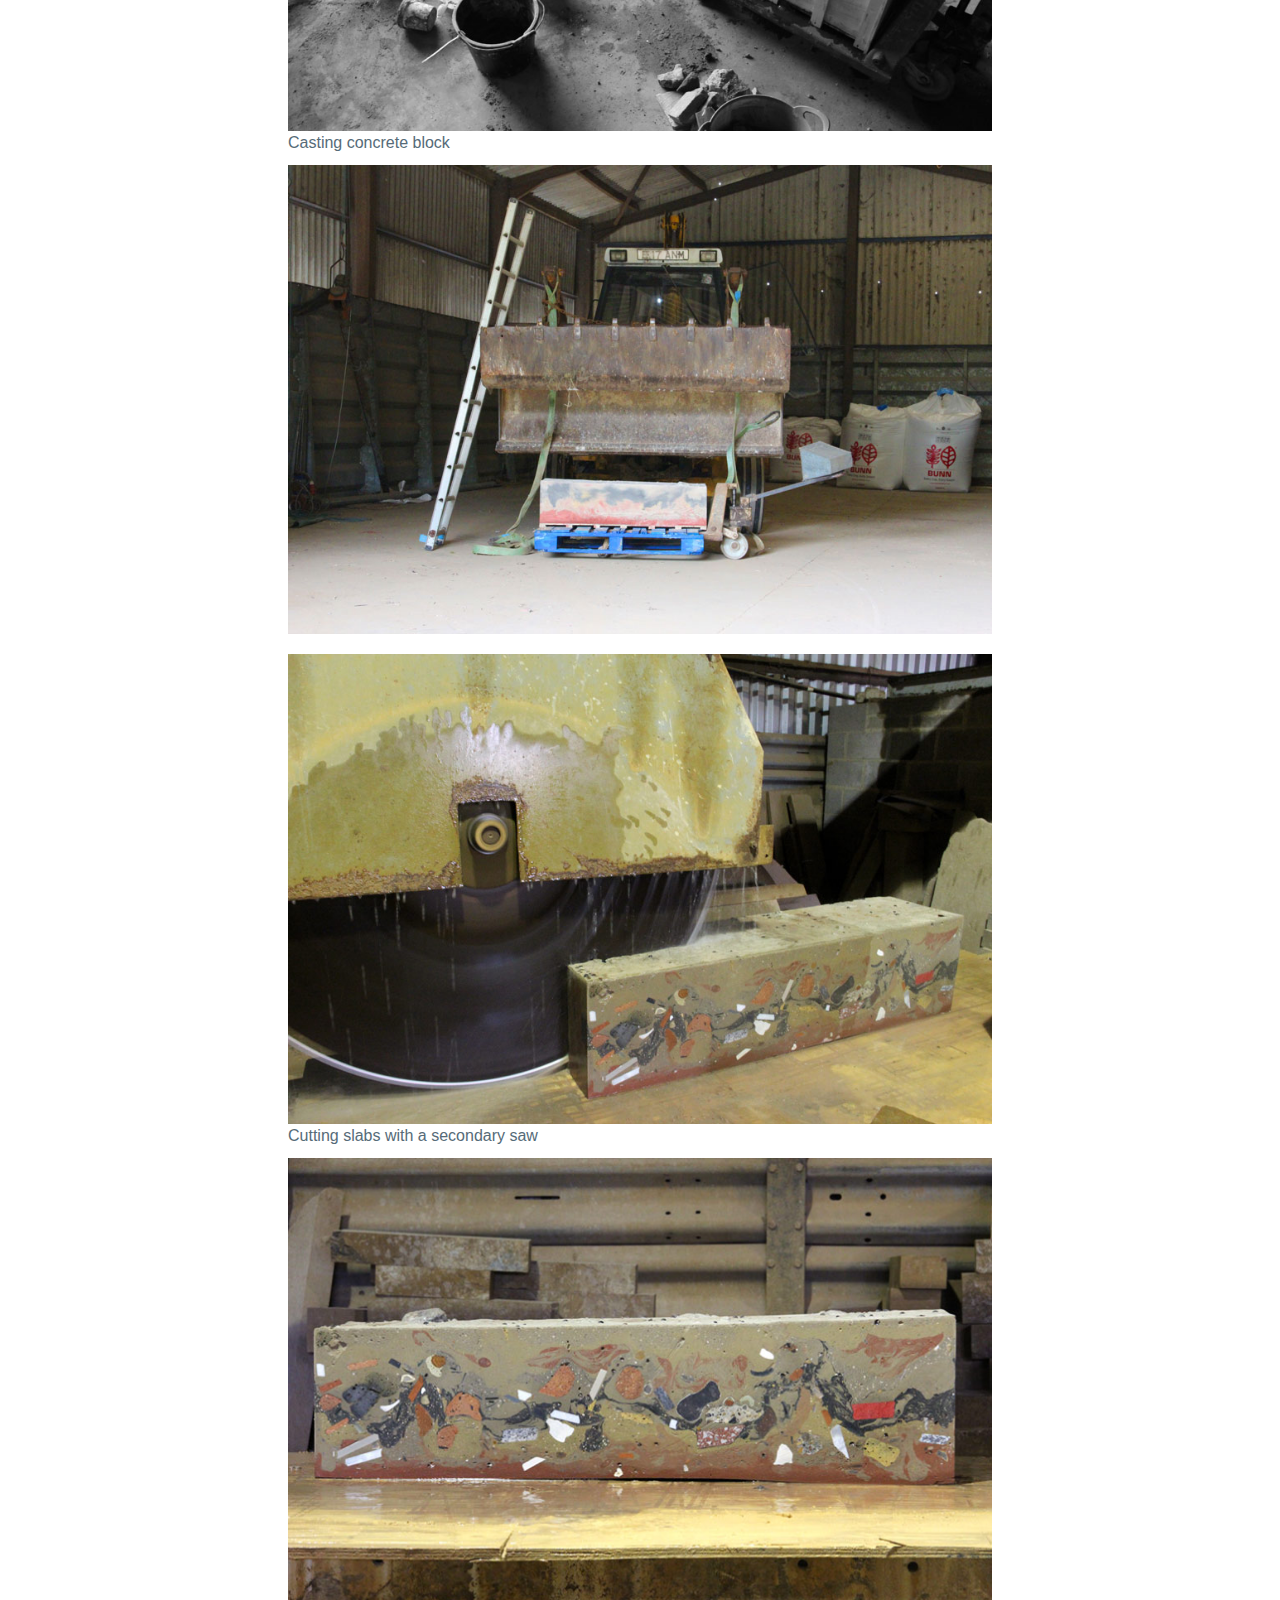
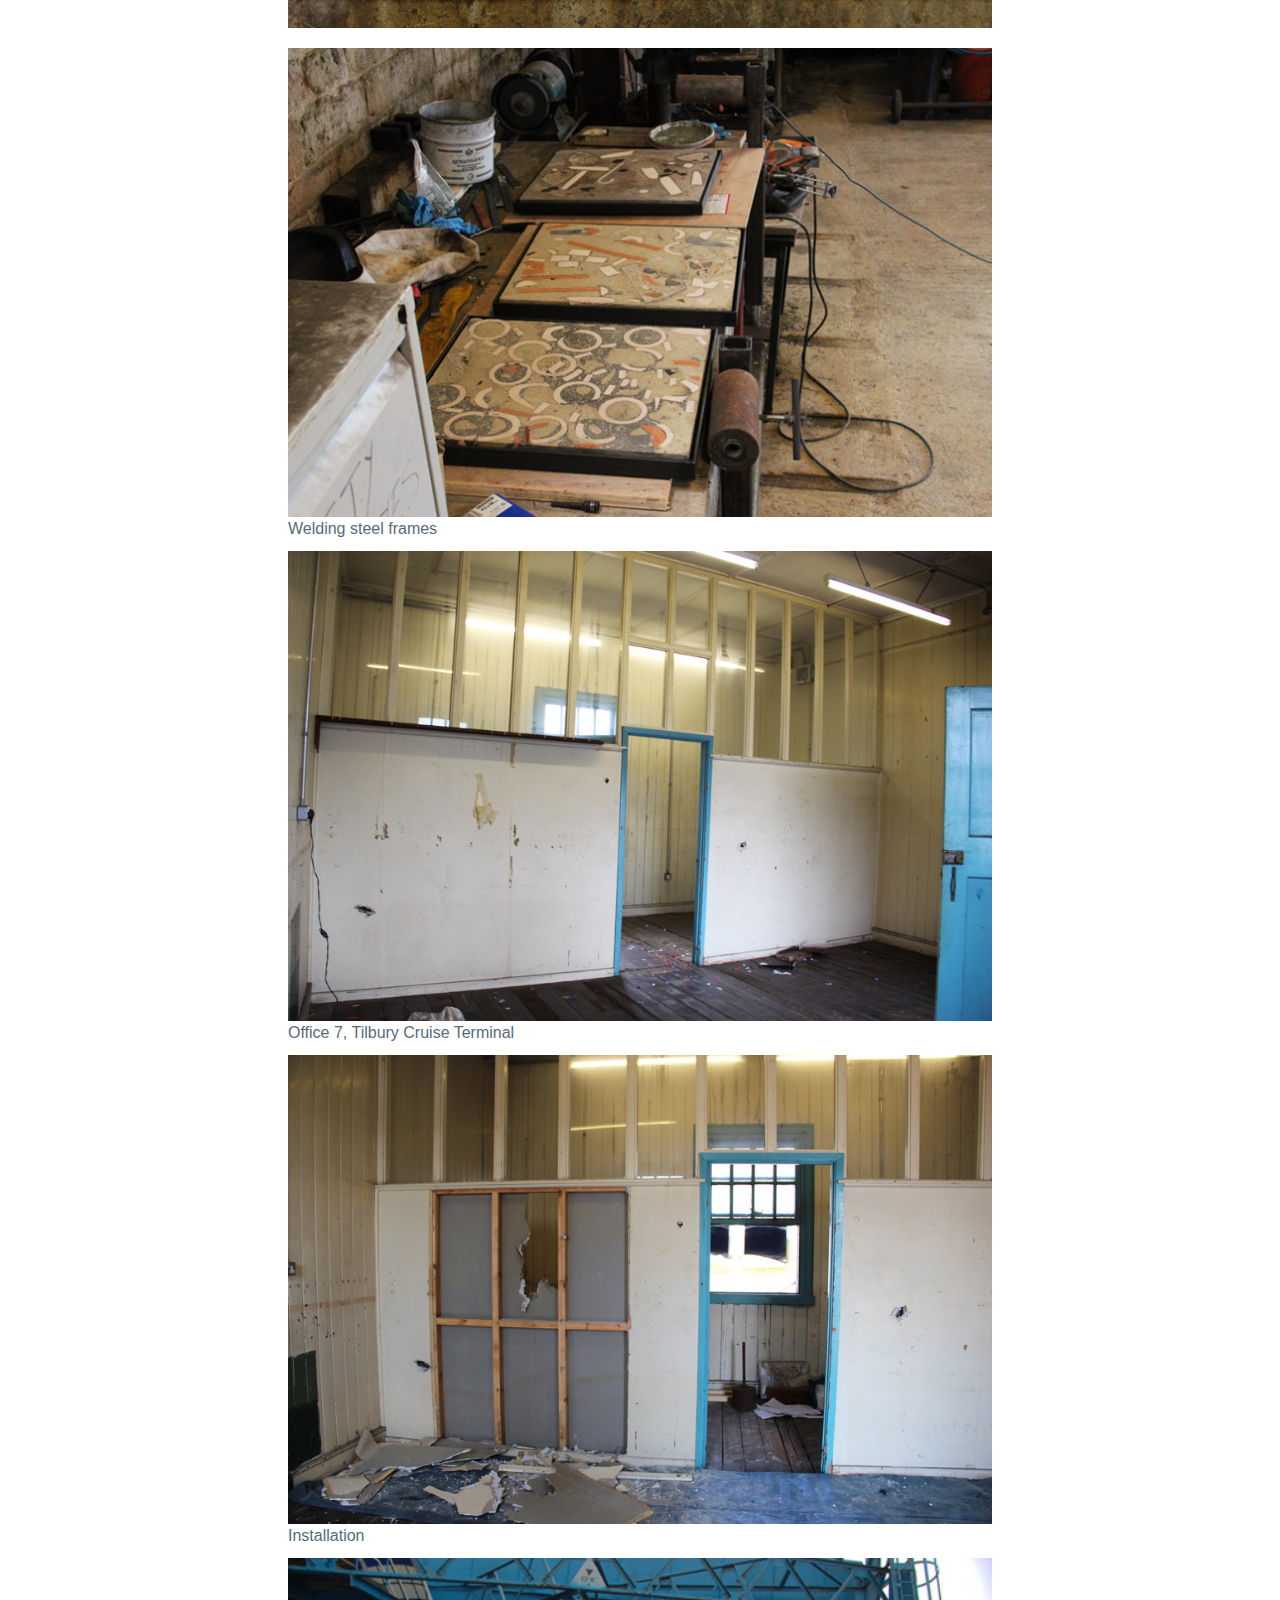
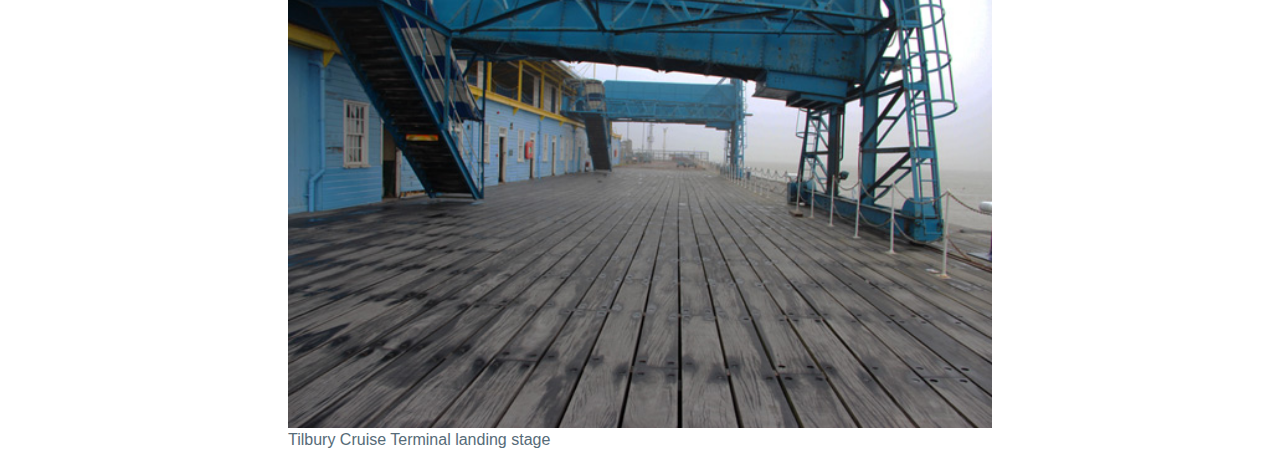
<file: research.html>
<!DOCTYPE html>
<html>
  <head>
    <meta charset="UTF-8">
    <meta name="viewport" content="width=device-width,initial-scale=1">
    <title>Reseatch/Process</title>
    <meta name="author" content="Henry Lake">
    <meta name="description" content="Liz Lake's Portfolio">
    <link rel="stylesheet" href="style.css" type="text/css"> 
  </head>


  <body>
  	<div class="nav-container">
      <a href="index.html"><div class="nav-item">Liz Lake</div></a>
      <a href="about.html"><div class="nav-item">Info</div></a>
    </div>
    <div class="narrow-content">
      <h2>Research/Process</h2>

      <p>Material for the work was sourced from several locations along the Thames Estuary including: a historic landfill site close to Coalhouse Fort, Mucking landfill, East Beach and Wakering Stairs in Shoeburyness. The following images show the process of making and installing the concrete slabs.</p>
        
      <div class="img-wrap single-col">
        <img src="img/process/process1.jpg">
        <p>Mucking landfill</p>
        <img src="img/process/process2.jpg">
        <p>Mucking landfill</p>
        <img src="img/process/process3.jpg">
        <p>Casting concrete block</p>
        <img class="img-margin" src="img/process/process4.jpg">
        <img src="img/process/process5.jpg">
        <p>Cutting slabs with a secondary saw </p>
        <img class="img-margin" src="img/process/process6.jpg">
        <img src="img/process/process7.jpg">
        <p>Welding steel frames </p>
        <img src="img/process/process8.jpg">
        <p>Office 7, Tilbury Cruise Terminal</p>
        <img src="img/process/process9.jpg">
        <p>Installation</p>
        <img src="img/process/process10.jpg">
        <p>Tilbury Cruise Terminal landing stage </p>
      </div>

    </div>  
  </body>
</html>
</file>
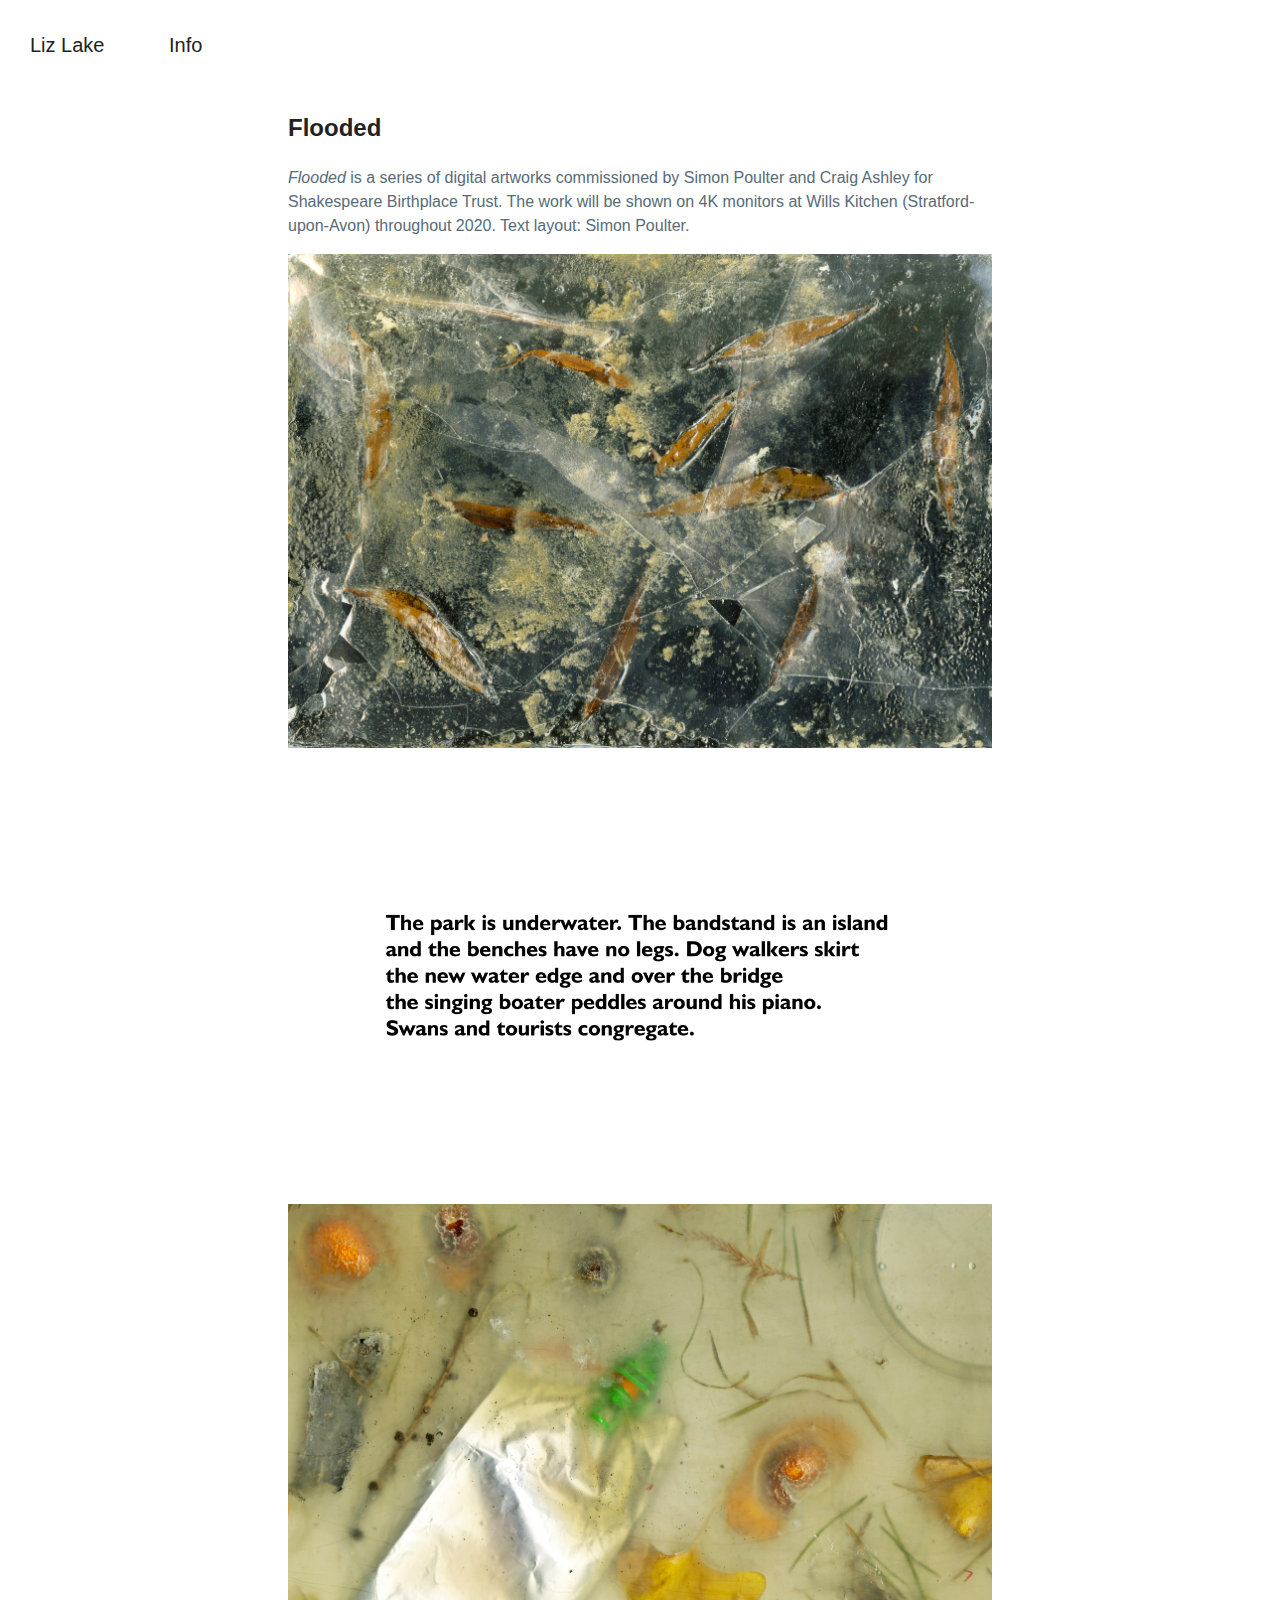
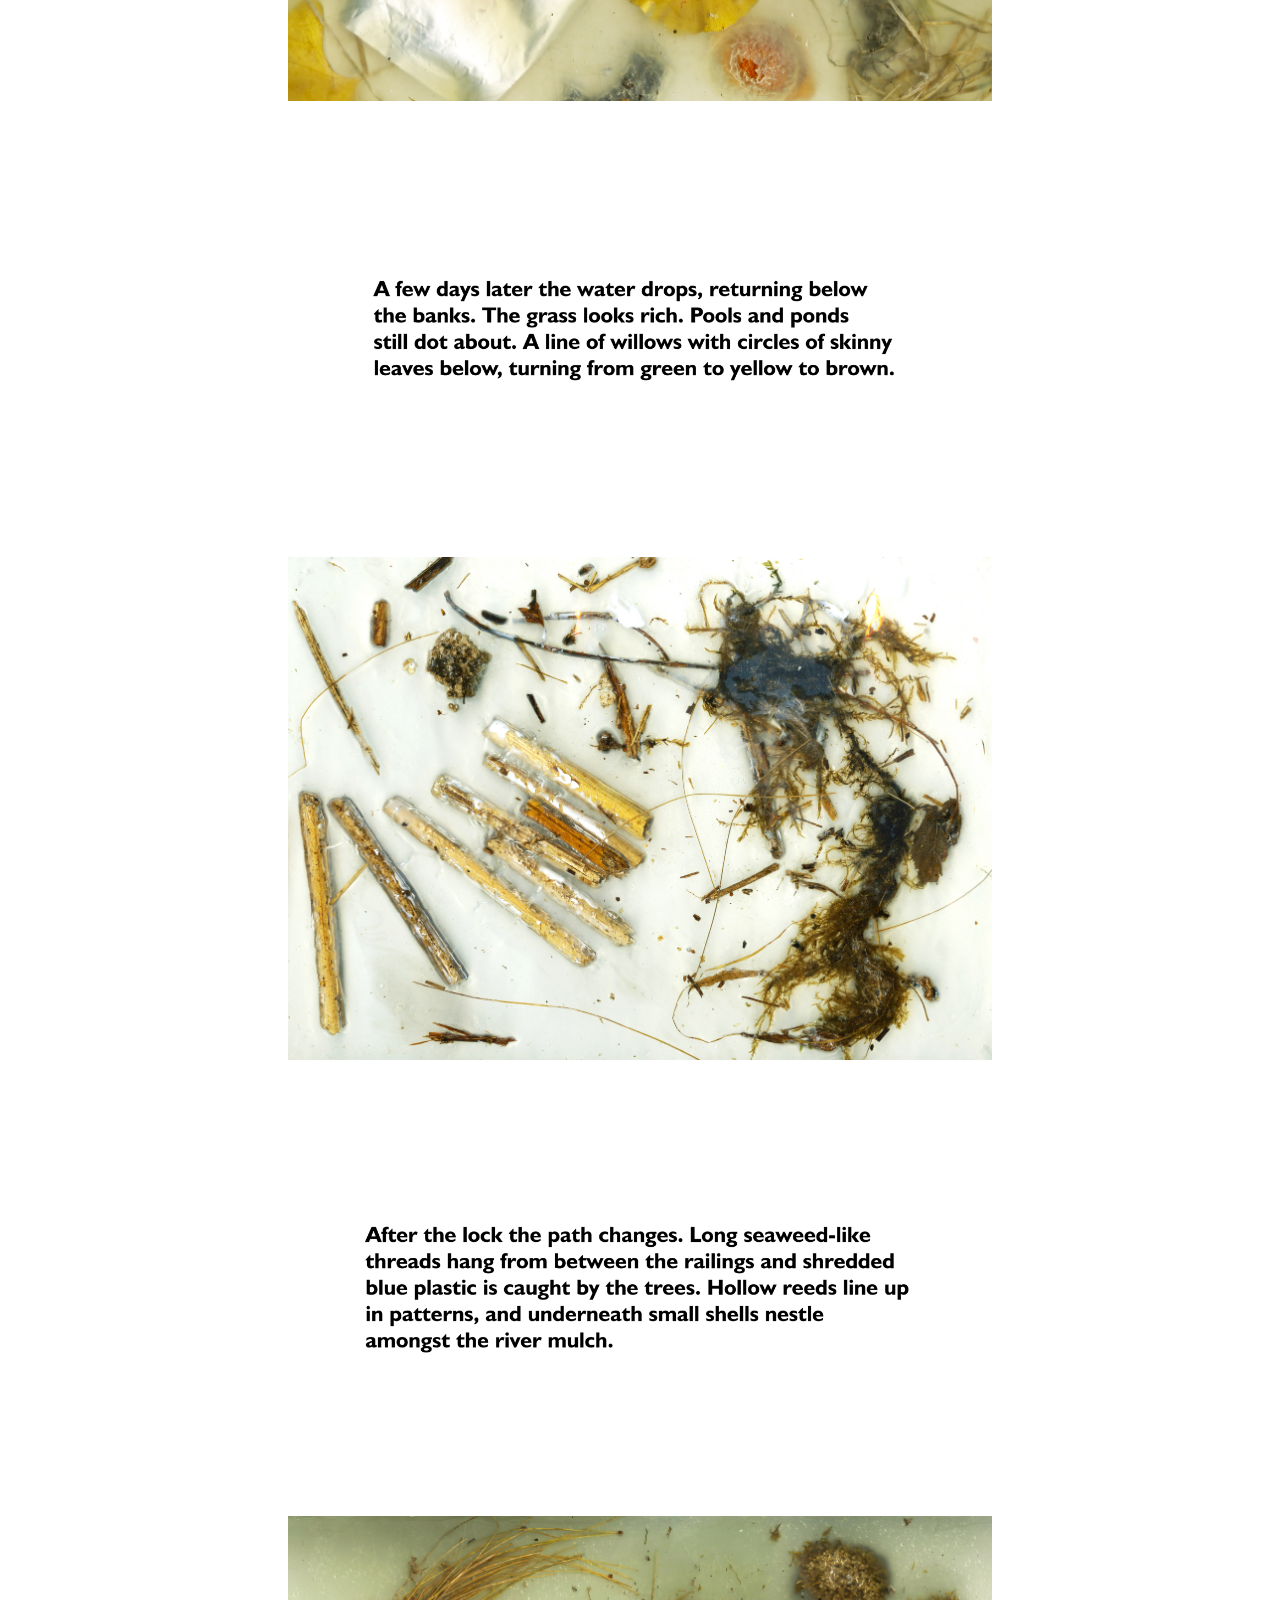
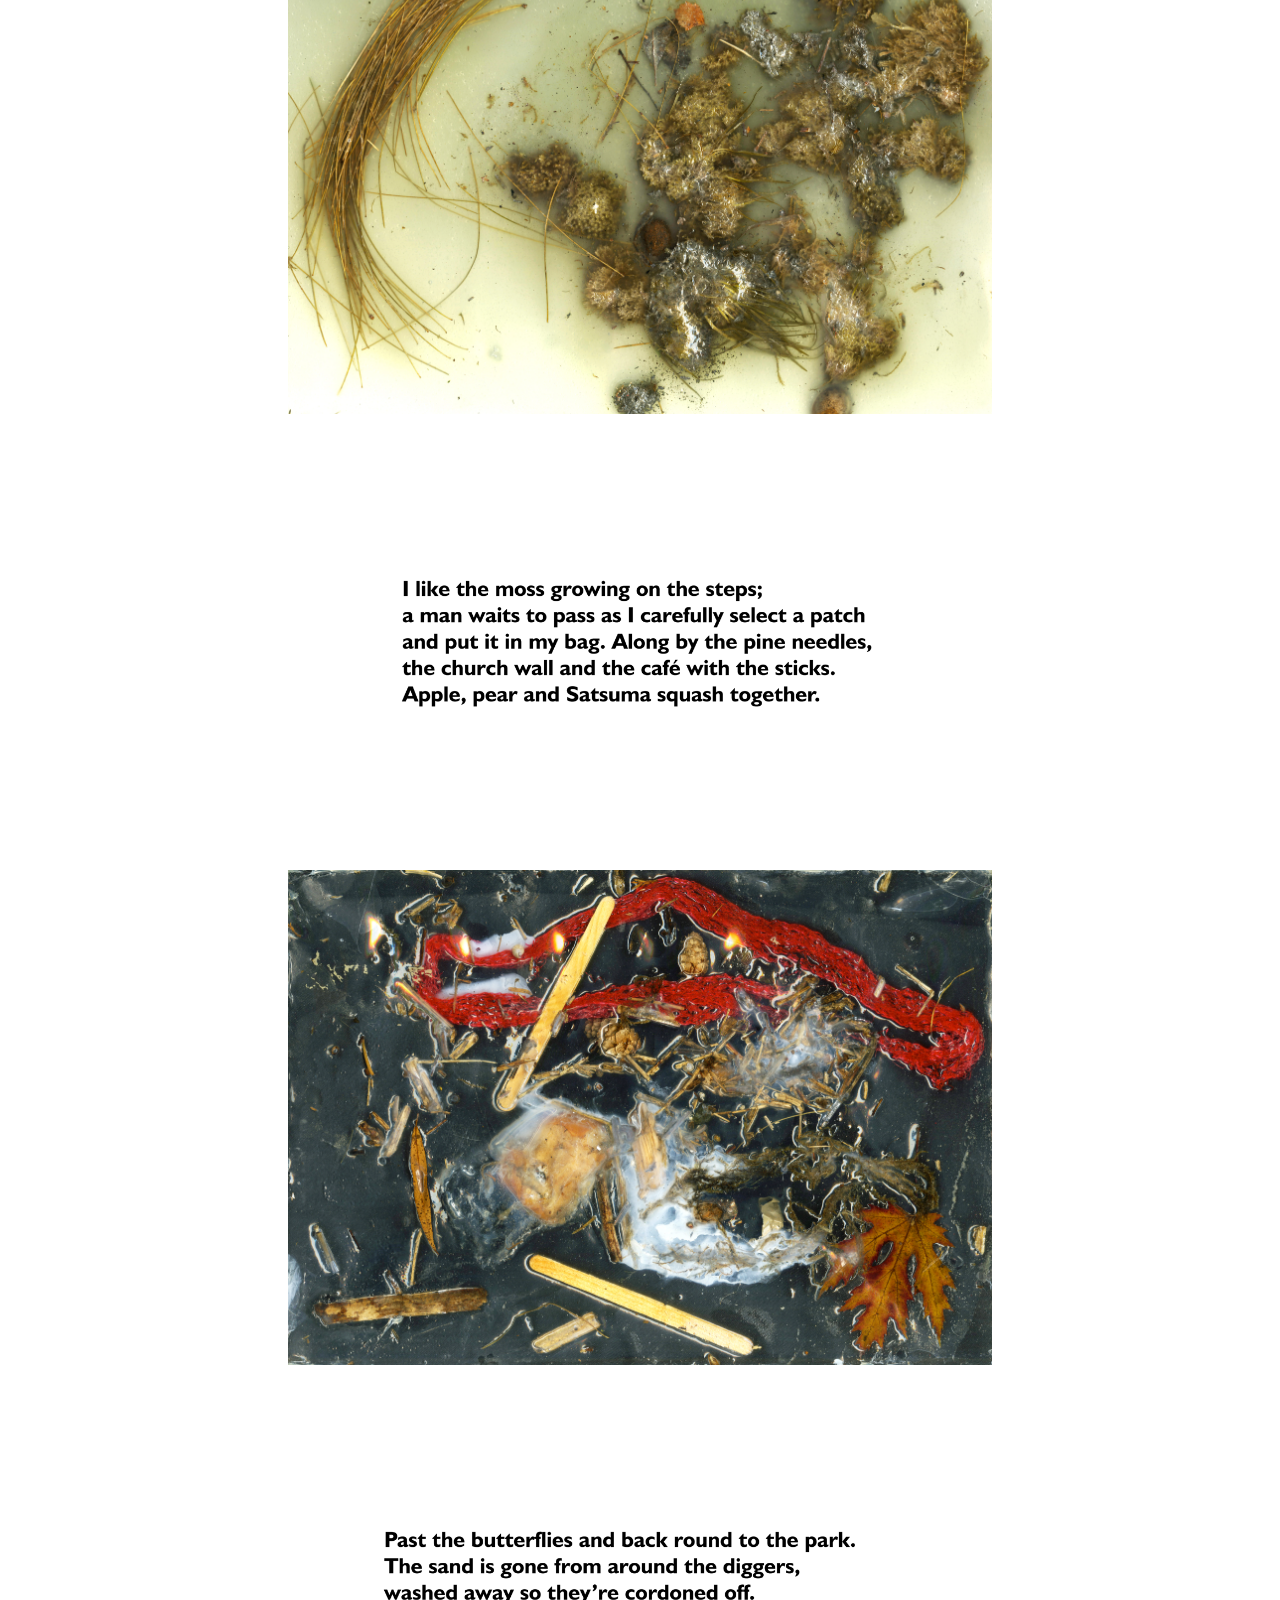
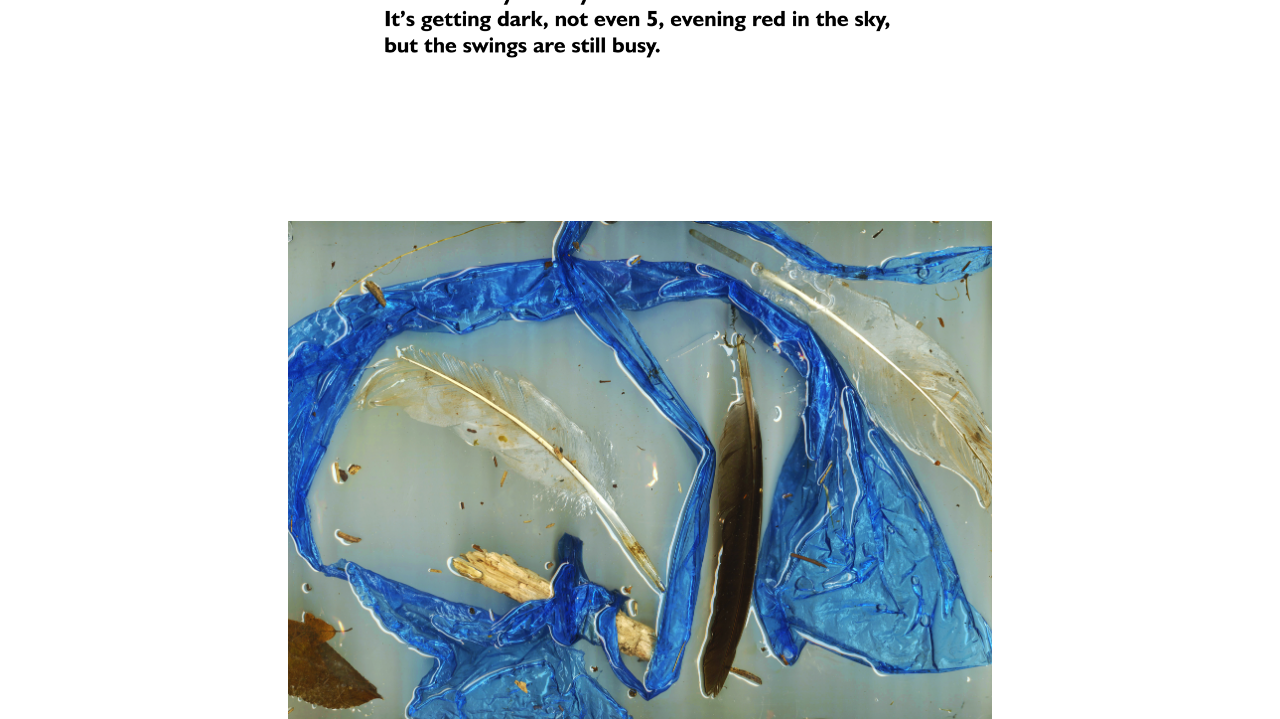
<file: stratford.html>
<!DOCTYPE html>
<html>
  <head>
    <meta charset="UTF-8">
    <meta name="viewport" content="width=device-width,initial-scale=1">
    <title>Flooded</title>
    <meta name="author" content="Henry Lake">
    <meta name="description" content="Liz Lake's Portfolio">
    <link rel="stylesheet" href="style.css" type="text/css">
  </head>

  <body>
    <div class="nav-container">
      <a href="index.html"><div class="nav-item">Liz Lake</div></a>
      <a href="about.html"><div class="nav-item">Info</div></a>
    </div>
    <div class="narrow-content"> 
      <h2>Flooded</h2>
      <p> <em>Flooded</em> is a series of digital artworks commissioned by Simon Poulter and Craig Ashley for Shakespeare Birthplace Trust. The work will be shown on 4K monitors at Wills Kitchen (Stratford-upon-Avon) throughout 2020. Text layout: Simon Poulter.  </p>
      <div class="img-wrap single-col">
        <!-- <img src="img/chisenhal/belvedere.jpg"> -->
        <img class="no-caption-img" src="img/stratford/1.jpg">
        <img class="no-caption-img" src="img/stratford/2.png">
        <img class="no-caption-img" src="img/stratford/2.jpg">
        <img class="no-caption-img" src="img/stratford/3.png">
        <img class="no-caption-img" src="img/stratford/3.jpg">
        <img class="no-caption-img" src="img/stratford/4.png">
        <img class="no-caption-img" src="img/stratford/4.jpg">
        <img class="no-caption-img" src="img/stratford/5.png">
        <img class="no-caption-img" src="img/stratford/5.jpg">
        <img class="no-caption-img" src="img/stratford/6.png">
        <img class="no-caption-img" src="img/stratford/6.jpg">
      </div>
    </div>
  </body>
</file>
<file: style.css>
html, body {
    height: 100%;
}

img{
    width: 100%;
    display: block;
}

.full-screen-image {
    width: auto;
    height: 100%;
    margin: 0 auto;
}

.content{
    width: 75%;
    margin: 0 auto 30px auto;
}

.narrow-content{
    width: 55%;
    margin: 0 auto 30px auto;
}

.columns {
    -webkit-columns: 2; /* Chrome, Safari, Opera */
    -moz-columns: 2; /* Firefox */
    columns: 2;
}

.caption{
    font-size: 14px;
}

.caption-img{
    width:100%;
    display: inline-block;
}

.caption-img p{
    margin: 0;
}

.single-col p{
    margin: 0 0 10px 0;
}

.columns p{
    margin: 0;
}


.no-caption-img {
    margin-bottom: 30px;
}

body, html {
    margin: 0px;
    padding: 0px;
}

body {
    background: #ffffff;
    color: #566b78;
    font-family: Futura, Trebuchet MS, Arial, sans serif;
    line-height: 1.5;
}



.nav-container {
    margin: 0 auto;
}

.img-margin {
    margin-bottom: 20px;
}

.nav-item {
    display: inline-block;
    text-align: center;
    padding: 30px;
    font-size: 20px;
    text-decoration: none;
    color: #222222;
}

h2{
    color: #222222;
}

a{
    color: #e81c4f;
}
</file>
